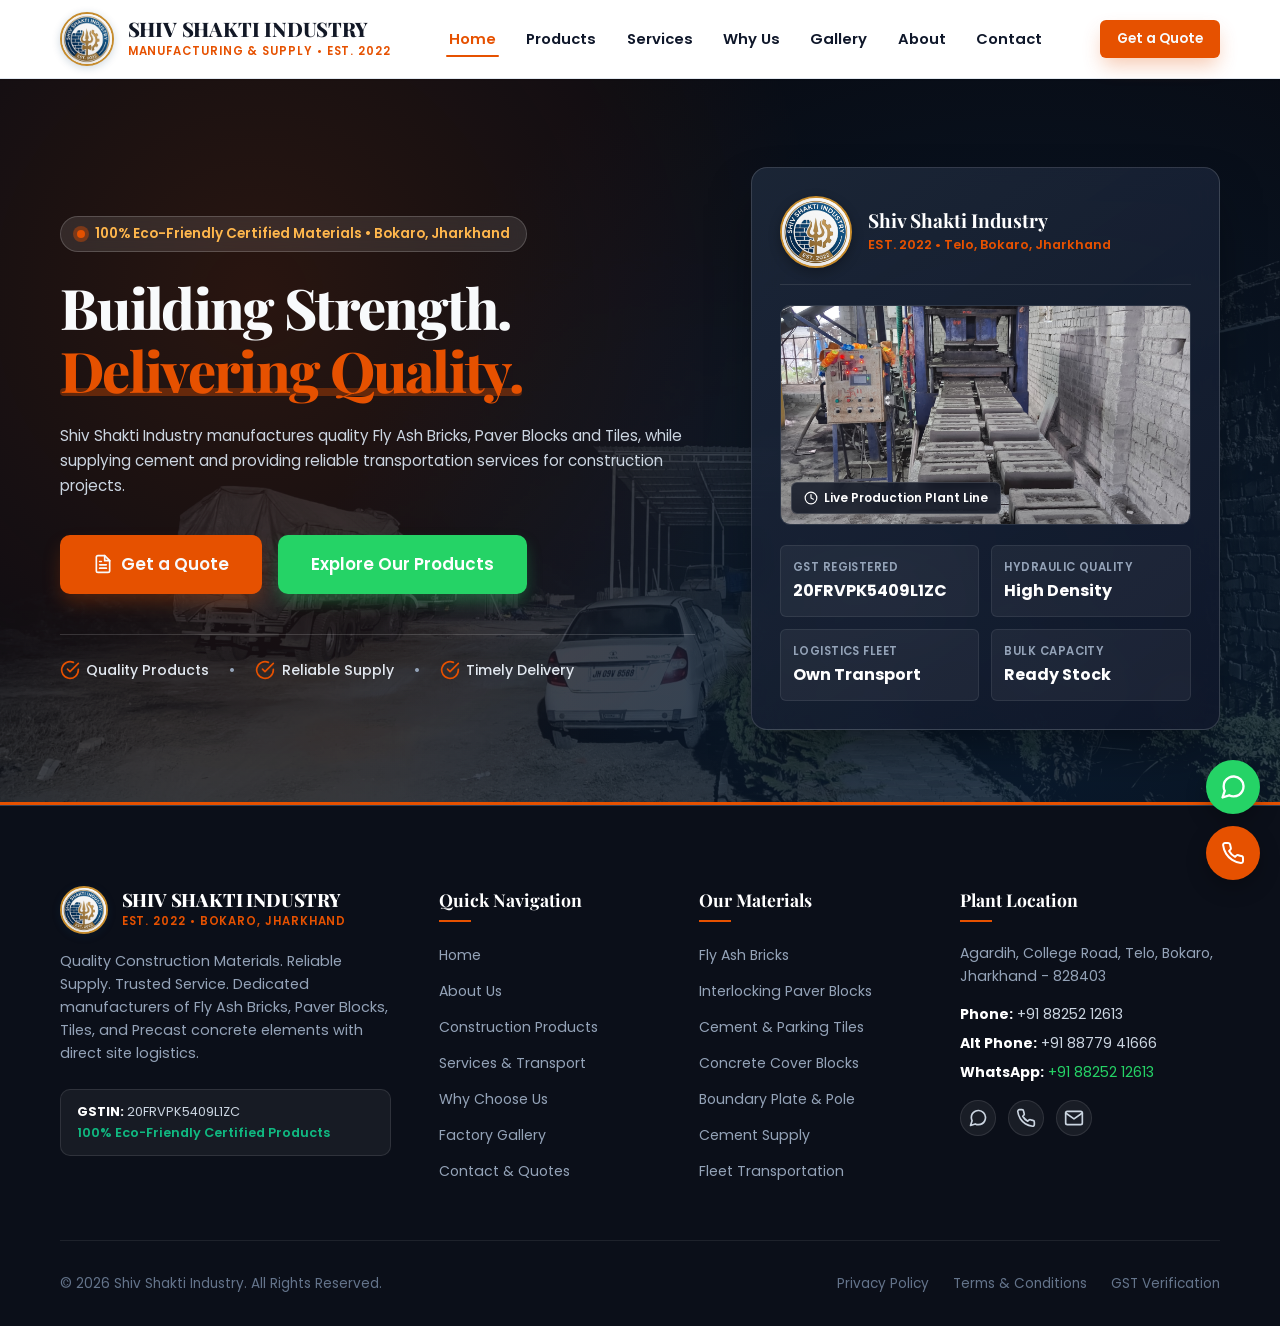
<file: index.html>
<!DOCTYPE html>
<html lang="en">
<head>
  <meta charset="UTF-8">
  <meta name="viewport" content="width=device-width, initial-scale=1.0">
  <title>Shiv Shakti Industry | Fly Ash Bricks, Paver Blocks, Tiles & Cement Supplier in Bokaro Jharkhand</title>
  <meta name="description" content="Shiv Shakti Industry - Leading manufacturer and supplier of Fly Ash Bricks, Paver Blocks, Parking Tiles, Boundary Walls & Cement in Bokaro, Jharkhand. Quality construction materials with reliable transportation. Call +91 88252 12613">
  <meta name="keywords" content="Shiv Shakti Industry, Shiv Shakti, fly ash bricks Bokaro, paver blocks Jharkhand, cement supplier Bokaro, parking tiles, boundary wall, construction materials Bokaro, fly ash bricks supplier, Telo Bokaro, concrete blocks">
  <meta name="author" content="Shiv Shakti Industry">
  <meta name="robots" content="index, follow, max-image-preview:large, max-snippet:-1, max-video-preview:-1">
  <meta name="googlebot" content="index, follow">
  <link rel="canonical" href="https://shivshaktiindustry.vercel.app/">
  
  <!-- Open Graph / Facebook -->
  <meta property="og:type" content="website">
  <meta property="og:url" content="https://shivshaktiindustry.vercel.app/">
  <meta property="og:title" content="Shiv Shakti Industry | Fly Ash Bricks, Paver Blocks, Tiles & Cement Supplier">
  <meta property="og:description" content="Leading manufacturer of Fly Ash Bricks, Paver Blocks, Tiles & Cement with dedicated transportation in Bokaro, Jharkhand. Quality construction materials since 2022.">
  <meta property="og:image" content="https://shivshaktiindustry.vercel.app/assets/images/logo.jpeg">
  <meta property="og:site_name" content="Shiv Shakti Industry">
  <meta property="og:locale" content="en_IN">
  
  <!-- Twitter -->
  <meta name="twitter:card" content="summary_large_image">
  <meta name="twitter:url" content="https://shivshaktiindustry.vercel.app/">
  <meta name="twitter:title" content="Shiv Shakti Industry | Fly Ash Bricks, Paver Blocks, Tiles & Cement">
  <meta name="twitter:description" content="Leading manufacturer of Fly Ash Bricks, Paver Blocks, Tiles & Cement with dedicated transportation in Bokaro, Jharkhand.">
  <meta name="twitter:image" content="https://shivshaktiindustry.vercel.app/assets/images/logo.jpeg">
  
  <!-- Favicon -->
  <link rel="icon" type="image/png" href="assets/images/logo.jpeg">
  <link rel="apple-touch-icon" href="assets/images/logo.jpeg">
  
  <!-- Google Fonts -->
  <link rel="preconnect" href="https://fonts.googleapis.com">
  <link rel="preconnect" href="https://fonts.gstatic.com" crossorigin>
  <link href="https://fonts.googleapis.com/css2?family=Poppins:wght@300;400;500;600;700;800;900&family=Playfair+Display:wght@400;500;600;700&display=swap" rel="stylesheet">
  
  <!-- Stylesheet -->
  <link rel="stylesheet" href="css/styles.css">
  
  <!-- Structured Data - Local Business -->
  <script type="application/ld+json">
  {
    "@context": "https://schema.org",
    "@type": "LocalBusiness",
    "@id": "https://shivshaktiindustry.vercel.app/",
    "name": "Shiv Shakti Industry",
    "alternateName": "Shiv Shakti",
    "url": "https://shivshaktiindustry.vercel.app/",
    "logo": "https://shivshaktiindustry.vercel.app/assets/images/logo.jpeg",
    "image": "https://shivshaktiindustry.vercel.app/assets/images/factory-yard.jpeg",
    "description": "Leading manufacturer and supplier of Fly Ash Bricks, Paver Blocks, Parking Tiles, Boundary Walls and Cement in Bokaro, Jharkhand.",
    "priceRange": "$$",
    "telephone": "+91-88252-12613",
    "email": "contact@shivshaktiindustry.com",
    "address": {
      "@type": "PostalAddress",
      "streetAddress": "Agardih, College Road, Telo",
      "addressLocality": "Bokaro",
      "addressRegion": "Jharkhand",
      "postalCode": "828403",
      "addressCountry": "IN"
    },
    "geo": {
      "@type": "GeoCoordinates",
      "latitude": "23.6693",
      "longitude": "86.1532"
    },
    "openingHoursSpecification": [
      {
        "@type": "OpeningHoursSpecification",
        "dayOfWeek": ["Monday", "Tuesday", "Wednesday", "Thursday", "Friday", "Saturday"],
        "opens": "08:00",
        "closes": "18:00"
      }
    ],
    "sameAs": [
      "https://wa.me/918825212613"
    ],
    "hasOfferCatalog": {
      "@type": "OfferCatalog",
      "name": "Construction Materials",
      "itemListElement": [
        {
          "@type": "Offer",
          "itemOffered": {
            "@type": "Product",
            "name": "Fly Ash Bricks",
            "description": "High quality fly ash bricks for construction"
          }
        },
        {
          "@type": "Offer",
          "itemOffered": {
            "@type": "Product",
            "name": "Paver Blocks",
            "description": "Interlocking paver blocks for driveways and pathways"
          }
        },
        {
          "@type": "Offer",
          "itemOffered": {
            "@type": "Product",
            "name": "Parking Tiles",
            "description": "Durable parking tiles for commercial and residential use"
          }
        },
        {
          "@type": "Offer",
          "itemOffered": {
            "@type": "Product",
            "name": "Cement Supply",
            "description": "Bulk cement supply for construction projects"
          }
        }
      ]
    }
  }
  </script>
</head>
<body>


  <!-- HEADER -->
  <header class="navbar" id="navbar">
    <div class="container navbar-inner">
      <a href="index.html" class="brand-logo" aria-label="Shiv Shakti Industry Homepage">
        <div class="brand-logo-img-wrap">
          <img src="assets/images/logo.jpeg" alt="Shiv Shakti Industry Logo" class="brand-logo-img">
        </div>
        <div class="brand-text">
          <span class="brand-title">SHIV SHAKTI INDUSTRY</span>
          <span class="brand-subtitle">Manufacturing &amp; Supply &bull; Est. 2022</span>
        </div>
      </a>
      <nav aria-label="Main Navigation">
        <ul class="nav-menu">
          <li><a href="index.html" class="nav-link active">Home</a></li>
          <li><a href="products.html" class="nav-link">Products</a></li>
          <li><a href="services.html" class="nav-link">Services</a></li>
          <li><a href="why-us.html" class="nav-link">Why Us</a></li>
          <li><a href="gallery.html" class="nav-link">Gallery</a></li>
          <li><a href="about.html" class="nav-link">About</a></li>
          <li><a href="contact.html" class="nav-link">Contact</a></li>
        </ul>
      </nav>
      <div class="nav-actions">
        <button onclick="openQuoteModal()" class="btn btn-primary btn-sm">Get a Quote</button>
        <button class="hamburger-btn" id="hamburgerBtn" aria-label="Toggle navigation menu">
          <svg class="icon" style="width:28px;height:28px;" viewBox="0 0 24 24"><line x1="3" y1="12" x2="21" y2="12"></line><line x1="3" y1="6" x2="21" y2="6"></line><line x1="3" y1="18" x2="21" y2="18"></line></svg>
        </button>
      </div>
    </div>
    <div class="mobile-drawer" id="mobileDrawer">
      <ul class="mobile-menu">
        <li><a href="index.html" class="nav-link active">Home</a></li>
        <li><a href="products.html" class="nav-link">Products</a></li>
        <li><a href="services.html" class="nav-link">Services</a></li>
        <li><a href="why-us.html" class="nav-link">Why Us</a></li>
        <li><a href="gallery.html" class="nav-link">Gallery</a></li>
        <li><a href="about.html" class="nav-link">About</a></li>
        <li><a href="contact.html" class="nav-link">Contact</a></li>
      </ul>
      <div class="mobile-drawer-actions">
        <button onclick="openQuoteModal(); toggleMobileMenu();" class="btn btn-primary">Get a Quote</button>
        <a href="https://wa.me/918825212613?text=Hello%20Shiv%20Shakti%20Industry,%20I%20want%20to%20enquire%20about%20construction%20materials." target="_blank" class="btn btn-whatsapp">
          <svg class="icon" viewBox="0 0 24 24"><path d="M21 11.5a8.38 8.38 0 0 1-.9 3.8 8.5 8.5 0 0 1-7.6 4.7 8.38 8.38 0 0 1-3.8-.9L3 21l1.9-5.7a8.38 8.38 0 0 1-.9-3.8 8.5 8.5 0 0 1 4.7-7.6 8.38 8.38 0 0 1 3.8-.9h.5a8.48 8.48 0 0 1 8 8v.5z"></path></svg>
          Chat on WhatsApp
        </a>
      </div>
    </div>
  </header>

  <!-- HERO SECTION ONLY -->
  <section class="hero-section" id="home">
    <img src="assets/images/factory-yard.jpeg" alt="Shiv Shakti Industry Factory Yard" class="hero-bg">
    <div class="hero-pattern"></div>
    <div class="container hero-container">
      <div class="hero-content">
        <div class="hero-badge">
          <span class="hero-badge-pulse"></span>
          <span>100% Eco-Friendly Certified Materials &bull; Bokaro, Jharkhand</span>
        </div>
        <h1 class="hero-headline">
          Building Strength. <span>Delivering Quality.</span>
        </h1>
        <p class="hero-description">
          Shiv Shakti Industry manufactures quality Fly Ash Bricks, Paver Blocks and Tiles, while supplying cement and providing reliable transportation services for construction projects.
        </p>
        <div class="hero-cta-group">
          <button onclick="openQuoteModal()" class="btn btn-primary btn-lg">
            <svg class="icon" viewBox="0 0 24 24"><path d="M14 2H6a2 2 0 0 0-2 2v16a2 2 0 0 0 2 2h12a2 2 0 0 0 2-2V8z"></path><polyline points="14 2 14 8 20 8"></polyline><line x1="16" y1="13" x2="8" y2="13"></line><line x1="16" y1="17" x2="8" y2="17"></line><polyline points="10 9 9 9 8 9"></polyline></svg>
            Get a Quote
          </button>
          <a href="products.html" class="btn btn-whatsapp btn-lg">Explore Our Products</a>
        </div>
        <div class="hero-trust-bar">
          <span class="hero-trust-item">
            <svg class="icon" viewBox="0 0 24 24"><path d="M22 11.08V12a10 10 0 1 1-5.93-9.14"></path><polyline points="22 4 12 14.01 9 11.01"></polyline></svg>
            Quality Products
          </span>
          <span>&bull;</span>
          <span class="hero-trust-item">
            <svg class="icon" viewBox="0 0 24 24"><path d="M22 11.08V12a10 10 0 1 1-5.93-9.14"></path><polyline points="22 4 12 14.01 9 11.01"></polyline></svg>
            Reliable Supply
          </span>
          <span>&bull;</span>
          <span class="hero-trust-item">
            <svg class="icon" viewBox="0 0 24 24"><path d="M22 11.08V12a10 10 0 1 1-5.93-9.14"></path><polyline points="22 4 12 14.01 9 11.01"></polyline></svg>
            Timely Delivery
          </span>
        </div>
      </div>
      <div class="hero-visual">
        <div class="hero-card">
          <div class="hero-card-header">
            <div class="hero-seal-wrap">
              <img src="assets/images/logo.jpeg" alt="Shiv Shakti Industry Official Circular Seal">
            </div>
            <div>
              <h3 class="hero-card-title">Shiv Shakti Industry</h3>
              <p class="hero-card-meta">EST. 2022 &bull; Telo, Bokaro, Jharkhand</p>
            </div>
          </div>
          <div class="hero-img-preview">
            <img src="assets/images/manufacturing-machine.jpeg" alt="Heavy Automatic Hydraulic Fly Ash Brick Production Machine">
            <span class="hero-img-overlay-tag">
              <svg class="icon" style="width:14px;height:14px;" viewBox="0 0 24 24"><circle cx="12" cy="12" r="10"></circle><polyline points="12 6 12 12 16 14"></polyline></svg>
              Live Production Plant Line
            </span>
          </div>
          <div class="hero-stat-grid">
            <div class="hero-stat-box">
              <div class="hero-stat-label">GST Registered</div>
              <div class="hero-stat-val">20FRVPK5409L1ZC</div>
            </div>
            <div class="hero-stat-box">
              <div class="hero-stat-label">Hydraulic Quality</div>
              <div class="hero-stat-val">High Density</div>
            </div>
            <div class="hero-stat-box">
              <div class="hero-stat-label">Logistics Fleet</div>
              <div class="hero-stat-val">Own Transport</div>
            </div>
            <div class="hero-stat-box">
              <div class="hero-stat-label">Bulk Capacity</div>
              <div class="hero-stat-val">Ready Stock</div>
            </div>
          </div>
        </div>
      </div>
    </div>
  </section>

  <!-- FOOTER -->
  <footer class="footer">
    <div class="container">
      <div class="footer-grid">
        <div class="footer-brand">
          <a href="index.html" class="brand-logo" style="margin-bottom:1rem;">
            <div class="brand-logo-img-wrap" style="width:48px;height:48px;">
              <img src="assets/images/logo.jpeg" alt="Shiv Shakti Industry Circular Logo" class="brand-logo-img">
            </div>
            <div class="brand-text">
              <span class="brand-title" style="font-size:1.15rem;">SHIV SHAKTI INDUSTRY</span>
              <span class="brand-subtitle">Est. 2022 &bull; Bokaro, Jharkhand</span>
            </div>
          </a>
          <p>Quality Construction Materials. Reliable Supply. Trusted Service. Dedicated manufacturers of Fly Ash Bricks, Paver Blocks, Tiles, and Precast concrete elements with direct site logistics.</p>
          <div class="footer-gst-box">
            <span><strong>GSTIN:</strong> 20FRVPK5409L1ZC</span><br>
            <span style="color:#10b981; font-weight:600;">100% Eco-Friendly Certified Products</span>
          </div>
        </div>
        <div class="footer-col">
          <h4>Quick Navigation</h4>
          <ul class="footer-links">
            <li><a href="index.html">Home</a></li>
            <li><a href="about.html">About Us</a></li>
            <li><a href="products.html">Construction Products</a></li>
            <li><a href="services.html">Services &amp; Transport</a></li>
            <li><a href="why-us.html">Why Choose Us</a></li>
            <li><a href="gallery.html">Factory Gallery</a></li>
            <li><a href="contact.html">Contact &amp; Quotes</a></li>
          </ul>
        </div>
        <div class="footer-col">
          <h4>Our Materials</h4>
          <ul class="footer-links">
            <li><a href="products.html">Fly Ash Bricks</a></li>
            <li><a href="products.html">Interlocking Paver Blocks</a></li>
            <li><a href="products.html">Cement &amp; Parking Tiles</a></li>
            <li><a href="products.html">Concrete Cover Blocks</a></li>
            <li><a href="products.html">Boundary Plate &amp; Pole</a></li>
            <li><a href="products.html">Cement Supply</a></li>
            <li><a href="services.html">Fleet Transportation</a></li>
          </ul>
        </div>
        <div class="footer-col">
          <h4>Plant Location</h4>
          <p style="font-size:0.88rem; line-height:1.6; color:#94a3b8; margin-bottom:1rem;">Agardih, College Road, Telo, Bokaro, Jharkhand - 828403</p>
          <p style="font-size:0.88rem; line-height:1.6; color:#ffffff; margin-bottom:0.4rem;"><strong>Phone:</strong> <a href="tel:8825212613" style="color:#cbd5e1;">+91 88252 12613</a></p>
          <p style="font-size:0.88rem; line-height:1.6; color:#ffffff; margin-bottom:0.4rem;"><strong>Alt Phone:</strong> <a href="tel:8877941666" style="color:#cbd5e1;">+91 88779 41666</a></p>
          <p style="font-size:0.88rem; line-height:1.6; color:#ffffff; margin-bottom:1rem;"><strong>WhatsApp:</strong> <a href="https://wa.me/918825212613" target="_blank" style="color:#25d366;">+91 88252 12613</a></p>
          <div class="footer-socials">
            <a href="https://wa.me/918825212613" target="_blank" class="social-btn" aria-label="WhatsApp">
              <svg class="icon" viewBox="0 0 24 24"><path d="M21 11.5a8.38 8.38 0 0 1-.9 3.8 8.5 8.5 0 0 1-7.6 4.7 8.38 8.38 0 0 1-3.8-.9L3 21l1.9-5.7a8.38 8.38 0 0 1-.9-3.8 8.5 8.5 0 0 1 4.7-7.6 8.38 8.38 0 0 1 3.8-.9h.5a8.48 8.48 0 0 1 8 8v.5z"></path></svg>
            </a>
            <a href="tel:8825212613" class="social-btn" aria-label="Phone">
              <svg class="icon" viewBox="0 0 24 24"><path d="M22 16.92v3a2 2 0 0 1-2.18 2 19.79 19.79 0 0 1-8.63-3.07 19.5 19.5 0 0 1-6-6 19.79 19.79 0 0 1-3.07-8.67A2 2 0 0 1 4.11 2h3a2 2 0 0 1 2 1.72 12.84 12.84 0 0 0 .7 2.81 2 2 0 0 1-.45 2.11L8.09 9.91a16 16 0 0 0 6 6l1.27-1.27a2 2 0 0 1 2.11-.45 12.84 12.84 0 0 0 2.81.7A2 2 0 0 1 22 16.92z"></path></svg>
            </a>
            <a href="mailto:contact@shivshaktiindustry.com" class="social-btn" aria-label="Email">
              <svg class="icon" viewBox="0 0 24 24"><path d="M4 4h16c1.1 0 2 .9 2 2v12c0 1.1-.9 2-2 2H4c-1.1 0-2-.9-2-2V6c0-1.1.9-2 2-2z"></path><polyline points="22,6 12,13 2,6"></polyline></svg>
            </a>
          </div>
        </div>
      </div>
      <div class="footer-bottom">
        <div>&copy; 2026 Shiv Shakti Industry. All Rights Reserved.</div>
        <div style="display:flex; gap:1.5rem;">
          <a href="index.html" style="color:#64748b;">Privacy Policy</a>
          <a href="index.html" style="color:#64748b;">Terms &amp; Conditions</a>
          <a href="contact.html" style="color:#64748b;">GST Verification</a>
        </div>
      </div>
    </div>
  </footer>

  <!-- QUOTE MODAL -->
  <div class="quote-modal-overlay" id="quoteModalOverlay" role="dialog" aria-modal="true" aria-label="Request a quote modal">
    <div class="quote-modal-box">
      <button class="quote-modal-close" onclick="closeQuoteModal()" aria-label="Close quote dialog">&times;</button>
      <div style="display:flex; align-items:center; gap:0.75rem; margin-bottom:0.75rem;">
        <div style="width:40px;height:40px;border-radius:50%;border:2px solid var(--gold);overflow:hidden;background:#fff;">
          <img src="assets/images/logo.jpeg" alt="Logo" style="width:100%;height:100%;object-fit:cover;">
        </div>
        <div>
          <h3 style="font-family:var(--font-heading); font-size:1.35rem; color:var(--primary); line-height:1.1;">Request Instant Quote</h3>
          <span style="font-size:0.75rem; color:var(--accent); font-weight:700;">SHIV SHAKTI INDUSTRY &bull; BOKARO</span>
        </div>
      </div>
      <p style="font-size:0.875rem; color:var(--text-muted); margin-bottom:1.5rem;">Receive manufacturer-direct pricing and estimated delivery schedules for your project site.</p>
      <form id="modalQuoteForm" onsubmit="handleModalFormSubmit(event)">
        <div class="form-group">
          <label class="form-label" for="modalName">Your Name <span class="required">*</span></label>
          <input type="text" id="modalName" class="form-control" placeholder="Full Name" required>
        </div>
        <div class="form-group">
          <label class="form-label" for="modalPhone">Phone / WhatsApp Number <span class="required">*</span></label>
          <input type="tel" id="modalPhone" class="form-control" placeholder="10-digit mobile number" required>
        </div>
        <div class="form-group">
          <label class="form-label" for="modalProduct">Product Needed <span class="required">*</span></label>
          <select id="modalProduct" class="form-control" required>
            <option value="Fly Ash Bricks">Fly Ash Bricks</option>
            <option value="Paver Blocks">Paver Blocks</option>
            <option value="Cement / Parking Tiles">Cement / Parking Tiles</option>
            <option value="Concrete Cover Blocks">Concrete Cover Blocks</option>
            <option value="Complete Boundary Plate & Pole">Boundary Plate &amp; Pole</option>
            <option value="Cement Supply">Cement Supply</option>
            <option value="Transportation Service">Transportation Service</option>
          </select>
        </div>
        <div class="form-group">
          <label class="form-label" for="modalLocation">Delivery Location <span class="required">*</span></label>
          <input type="text" id="modalLocation" class="form-control" placeholder="City / Area / Pin Code" required>
        </div>
        <div class="form-group">
          <label class="form-label" for="modalQuantity">Quantity Required</label>
          <input type="text" id="modalQuantity" class="form-control" placeholder="e.g. 5,000 Bricks / 1,000 sq ft">
        </div>
        <div style="display:flex; gap:0.75rem; margin-top:1.25rem;">
          <button type="submit" class="btn btn-primary" style="flex:1;">Submit Request</button>
          <button type="button" onclick="sendModalToWhatsApp()" class="btn btn-whatsapp" style="flex:1;">
            <svg class="icon" viewBox="0 0 24 24"><path d="M21 11.5a8.38 8.38 0 0 1-.9 3.8 8.5 8.5 0 0 1-7.6 4.7 8.38 8.38 0 0 1-3.8-.9L3 21l1.9-5.7a8.38 8.38 0 0 1-.9-3.8 8.5 8.5 0 0 1 4.7-7.6 8.38 8.38 0 0 1 3.8-.9h.5a8.48 8.48 0 0 1 8 8v.5z"></path></svg>
            Send WhatsApp
          </button>
        </div>
      </form>
    </div>
  </div>

  <!-- FLOATING BUTTONS -->
  <div class="floating-actions">
    <button class="scroll-top-btn" id="scrollTopBtn" aria-label="Scroll back to top">
      <svg class="icon" viewBox="0 0 24 24"><polyline points="18 15 12 9 6 15"></polyline></svg>
    </button>
    <a href="https://wa.me/918825212613?text=Hello%20Shiv%20Shakti%20Industry,%20I%20need%20a%20quotation%20for%20construction%20materials." target="_blank" class="fab-btn fab-whatsapp" aria-label="Chat on WhatsApp">
      <svg class="icon" style="width:28px;height:28px;" viewBox="0 0 24 24"><path d="M21 11.5a8.38 8.38 0 0 1-.9 3.8 8.5 8.5 0 0 1-7.6 4.7 8.38 8.38 0 0 1-3.8-.9L3 21l1.9-5.7a8.38 8.38 0 0 1-.9-3.8 8.5 8.5 0 0 1 4.7-7.6 8.38 8.38 0 0 1 3.8-.9h.5a8.48 8.48 0 0 1 8 8v.5z"></path></svg>
    </a>
    <a href="tel:8825212613" class="fab-btn fab-call" aria-label="Call Shiv Shakti Industry">
      <svg class="icon" style="width:24px;height:24px;" viewBox="0 0 24 24"><path d="M22 16.92v3a2 2 0 0 1-2.18 2 19.79 19.79 0 0 1-8.63-3.07 19.5 19.5 0 0 1-6-6 19.79 19.79 0 0 1-3.07-8.67A2 2 0 0 1 4.11 2h3a2 2 0 0 1 2 1.72 12.84 12.84 0 0 0 .7 2.81 2 2 0 0 1-.45 2.11L8.09 9.91a16 16 0 0 0 6 6l1.27-1.27a2 2 0 0 1 2.11-.45 12.84 12.84 0 0 0 2.81.7A2 2 0 0 1 22 16.92z"></path></svg>
    </a>
  </div>

  <script src="js/main.js"></script>
</body>
</html>
</file>
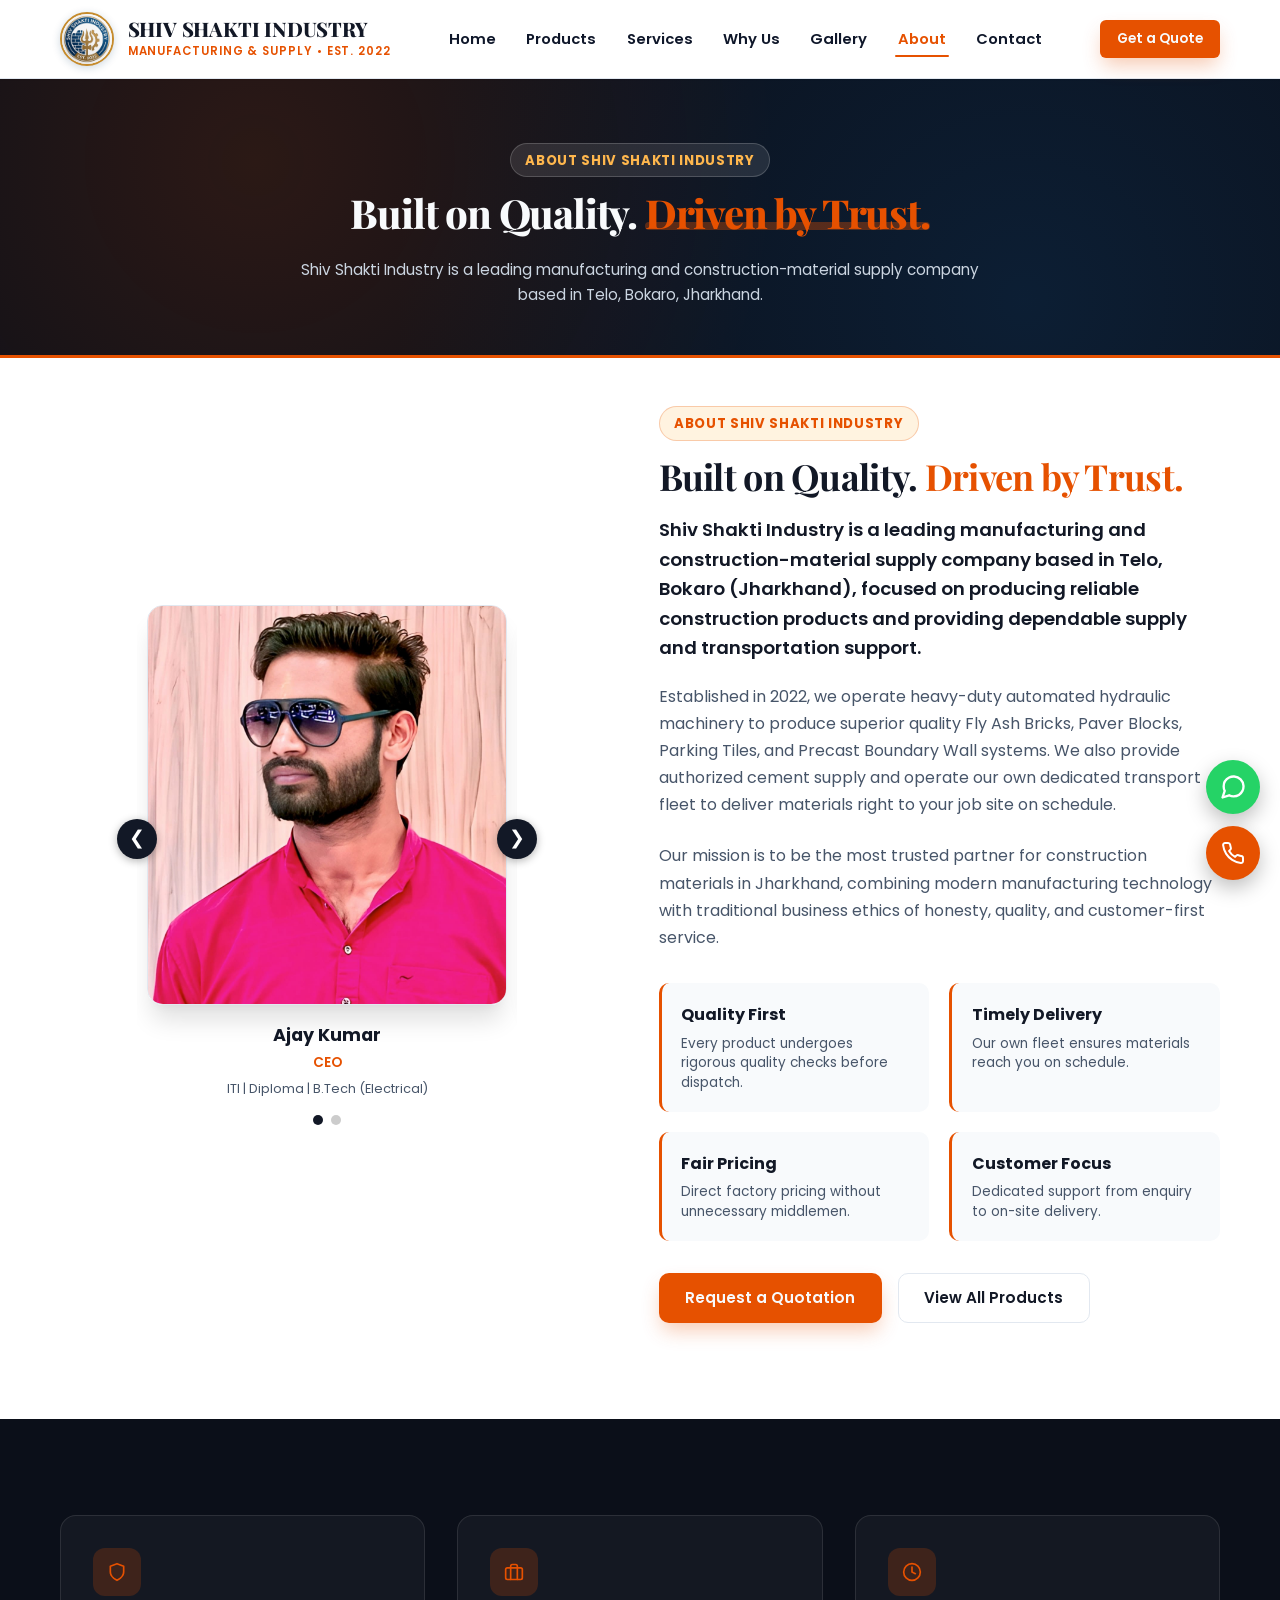
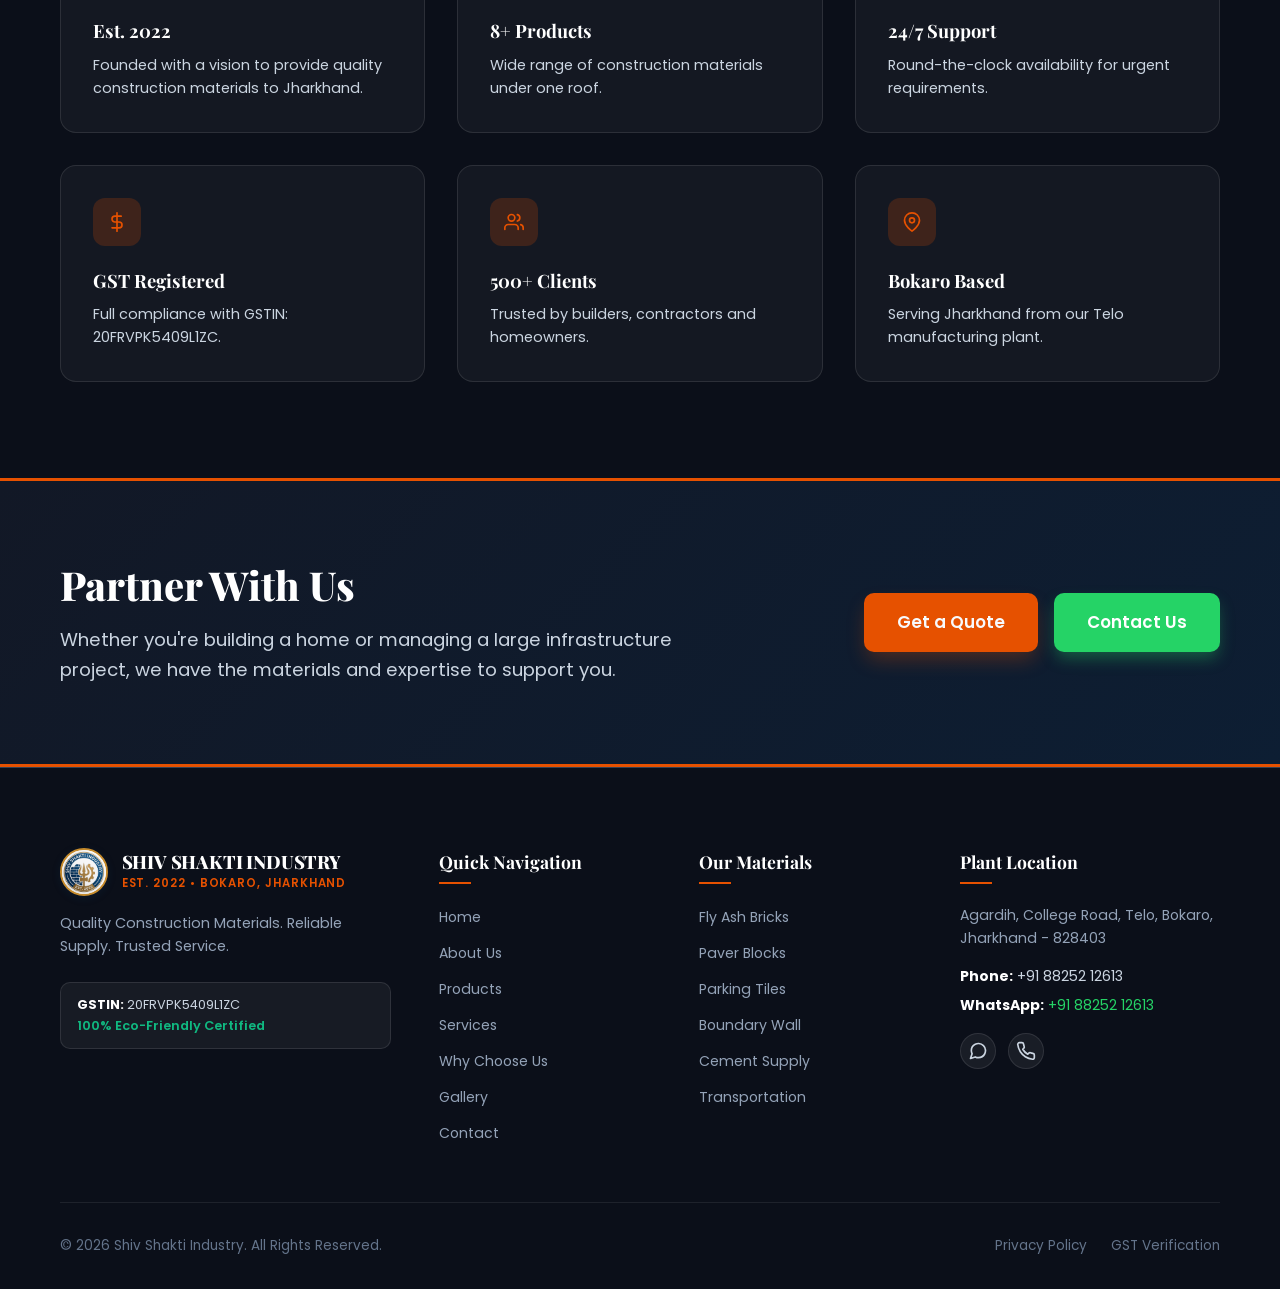
<file: about.html>
<!DOCTYPE html>
<html lang="en">
<head>
  <meta charset="UTF-8">
  <meta name="viewport" content="width=device-width, initial-scale=1.0">
  <title>About Us | Shiv Shakti Industry - Leading Construction Material Manufacturer in Bokaro</title>
  <meta name="description" content="Learn about Shiv Shakti Industry, a leading construction material manufacturer in Telo, Bokaro, Jharkhand. Established in 2022, we deliver quality Fly Ash Bricks, Paver Blocks and Cement.">
  <meta name="keywords" content="Shiv Shakti Industry, about us, construction manufacturer, Bokaro, Jharkhand, fly ash bricks company">
  <meta name="author" content="Shiv Shakti Industry">
  <meta name="robots" content="index, follow">
  <link rel="canonical" href="https://shivshaktiindustry.vercel.app/about.html">
  
  <!-- Open Graph / Facebook -->
  <meta property="og:type" content="website">
  <meta property="og:url" content="https://shivshaktiindustry.vercel.app/about.html">
  <meta property="og:title" content="About Us | Shiv Shakti Industry - Construction Material Manufacturer">
  <meta property="og:description" content="Learn about Shiv Shakti Industry, a leading construction material manufacturer in Bokaro, Jharkhand.">
  <meta property="og:image" content="https://shivshaktiindustry.vercel.app/assets/images/ceoPhoto.jpeg">
  <meta property="og:site_name" content="Shiv Shakti Industry">
  
  <!-- Twitter -->
  <meta name="twitter:card" content="summary_large_image">
  <meta name="twitter:title" content="About Us | Shiv Shakti Industry">
  <meta name="twitter:description" content="Leading construction material manufacturer in Bokaro, Jharkhand since 2022.">
  <meta name="twitter:image" content="https://shivshaktiindustry.vercel.app/assets/images/ceoPhoto.jpeg">
  
  <!-- Favicon -->
  <link rel="icon" type="image/png" href="assets/images/logo.jpeg">
  <link rel="apple-touch-icon" href="assets/images/logo.jpeg">
  
  <!-- Google Fonts -->
  <link rel="preconnect" href="https://fonts.googleapis.com">
  <link rel="preconnect" href="https://fonts.gstatic.com" crossorigin>
  <link href="https://fonts.googleapis.com/css2?family=Poppins:wght@300;400;500;600;700;800;900&family=Playfair+Display:wght@400;500;600;700&display=swap" rel="stylesheet">
  
  <!-- Stylesheet -->
  <link rel="stylesheet" href="css/styles.css">
  
  <!-- Structured Data - About Page -->
  <script type="application/ld+json">
  {
    "@context": "https://schema.org",
    "@type": "AboutPage",
    "name": "About Shiv Shakti Industry",
    "description": "Learn about Shiv Shakti Industry, a leading construction material manufacturer in Bokaro, Jharkhand.",
    "url": "https://shivshaktiindustry.vercel.app/about.html",
    "mainEntity": {
      "@type": "LocalBusiness",
      "name": "Shiv Shakti Industry",
      "foundingDate": "2022",
      "address": {
        "@type": "PostalAddress",
        "addressLocality": "Bokaro",
        "addressRegion": "Jharkhand",
        "addressCountry": "IN"
      }
    }
  }
  </script>
</head>
<body>


  <!-- HEADER -->
  <header class="navbar" id="navbar"><div class="container navbar-inner"><a href="index.html" class="brand-logo"><div class="brand-logo-img-wrap"><img src="assets/images/logo.jpeg" alt="Shiv Shakti Industry Logo" class="brand-logo-img"></div><div class="brand-text"><span class="brand-title">SHIV SHAKTI INDUSTRY</span><span class="brand-subtitle">Manufacturing &amp; Supply &bull; Est. 2022</span></div></a><nav><ul class="nav-menu"><li><a href="index.html" class="nav-link">Home</a></li><li><a href="products.html" class="nav-link">Products</a></li><li><a href="services.html" class="nav-link">Services</a></li><li><a href="why-us.html" class="nav-link">Why Us</a></li><li><a href="gallery.html" class="nav-link">Gallery</a></li><li><a href="about.html" class="nav-link active">About</a></li><li><a href="contact.html" class="nav-link">Contact</a></li></ul></nav><div class="nav-actions"><button onclick="openQuoteModal()" class="btn btn-primary btn-sm">Get a Quote</button><button class="hamburger-btn" id="hamburgerBtn"><svg class="icon" style="width:28px;height:28px;" viewBox="0 0 24 24"><line x1="3" y1="12" x2="21" y2="12"></line><line x1="3" y1="6" x2="21" y2="6"></line><line x1="3" y1="18" x2="21" y2="18"></line></svg></button></div></div><div class="mobile-drawer" id="mobileDrawer"><ul class="mobile-menu"><li><a href="index.html" class="nav-link">Home</a></li><li><a href="products.html" class="nav-link">Products</a></li><li><a href="services.html" class="nav-link">Services</a></li><li><a href="why-us.html" class="nav-link">Why Us</a></li><li><a href="gallery.html" class="nav-link">Gallery</a></li><li><a href="about.html" class="nav-link active">About</a></li><li><a href="contact.html" class="nav-link">Contact</a></li></ul><div class="mobile-drawer-actions"><button onclick="openQuoteModal(); toggleMobileMenu();" class="btn btn-primary">Get a Quote</button><a href="https://wa.me/918825212613" target="_blank" class="btn btn-whatsapp"><svg class="icon" viewBox="0 0 24 24"><path d="M21 11.5a8.38 8.38 0 0 1-.9 3.8 8.5 8.5 0 0 1-7.6 4.7 8.38 8.38 0 0 1-3.8-.9L3 21l1.9-5.7a8.38 8.38 0 0 1-.9-3.8 8.5 8.5 0 0 1 4.7-7.6 8.38 8.38 0 0 1 3.8-.9h.5a8.48 8.48 0 0 1 8 8v.5z"></path></svg> Chat on WhatsApp</a></div></div></header>

  <!-- PAGE HERO -->
  <section class="hero-section" style="padding:4rem 0 3rem;"><div class="hero-pattern"></div><div class="container" style="position:relative;z-index:3;text-align:center;"><span class="badge-sub" style="background:rgba(255,255,255,0.1);color:#ffb74d;border-color:rgba(255,255,255,0.18);">About Shiv Shakti Industry</span><h1 class="hero-headline" style="font-size:2.5rem;">Built on Quality. <span>Driven by Trust.</span></h1><p class="hero-description" style="max-width:700px;margin:0 auto;">Shiv Shakti Industry is a leading manufacturing and construction-material supply company based in Telo, Bokaro, Jharkhand.</p></div></section>

  <!-- ABOUT SECTION -->
  <section class="section-about" style="padding-top:3rem;">
    <div class="container">
      <div class="about-grid">
        <div class="team-slider" style="position:relative;max-width:380px;margin:0 auto;">
          <div class="slider-container" style="overflow:hidden;border-radius:var(--radius-lg);">
            <div class="slider-track" id="teamSlider" style="display:flex;transition:transform 0.5s ease;">
              <div class="slider-slide" style="min-width:100%;padding:0 10px;box-sizing:border-box;">
                <img src="assets/images/ceoPhoto.jpeg" alt="CEO Shiv Shakti Industry" class="about-img-main" style="height:400px;width:100%;object-fit:cover;border-radius:var(--radius-lg);">
                <div style="margin-top:1rem;text-align:center;">
                  <h4 style="margin:0;color:var(--primary);font-size:1.1rem;">Ajay Kumar</h4>
                  <p style="margin:0.2rem 0 0;font-size:0.85rem;color:var(--accent);font-weight:600;">CEO</p>
                  <p style="margin:0.3rem 0 0;font-size:0.8rem;color:var(--text-muted);">ITI | Diploma | B.Tech (Electrical)</p>
                </div>
              </div>
              <div class="slider-slide" style="min-width:100%;padding:0 10px;box-sizing:border-box;">
                <img src="assets/images/vijayPhoto.jpeg" alt="Managing Director Shiv Shakti Industry" class="about-img-main" style="height:400px;width:100%;object-fit:cover;border-radius:var(--radius-lg);">
                <div style="margin-top:1rem;text-align:center;">
                  <h4 style="margin:0;color:var(--primary);font-size:1.1rem;">Vijay Kumar</h4>
                  <p style="margin:0.2rem 0 0;font-size:0.85rem;color:var(--accent);font-weight:600;">Managing Director</p>
                  <p style="margin:0.3rem 0 0;font-size:0.8rem;color:var(--text-muted);">Diploma | B.Tech (Electrical)</p>
                </div>
              </div>
            </div>
          </div>
          <button onclick="moveSlider(-1)" class="slider-btn slider-btn-prev" style="position:absolute;left:-20px;top:45%;transform:translateY(-50%);width:40px;height:40px;border-radius:50%;border:none;background:var(--primary);color:#fff;font-size:1.2rem;cursor:pointer;display:flex;align-items:center;justify-content:center;box-shadow:0 2px 8px rgba(0,0,0,0.3);z-index:10;">&#10094;</button>
          <button onclick="moveSlider(1)" class="slider-btn slider-btn-next" style="position:absolute;right:-20px;top:45%;transform:translateY(-50%);width:40px;height:40px;border-radius:50%;border:none;background:var(--primary);color:#fff;font-size:1.2rem;cursor:pointer;display:flex;align-items:center;justify-content:center;box-shadow:0 2px 8px rgba(0,0,0,0.3);z-index:10;">&#10095;</button>
          <div class="slider-dots" style="display:flex;justify-content:center;gap:8px;margin-top:1rem;">
            <span onclick="goToSlide(0)" class="slider-dot active" style="width:10px;height:10px;border-radius:50%;background:var(--primary);cursor:pointer;transition:background 0.3s;"></span>
            <span onclick="goToSlide(1)" class="slider-dot" style="width:10px;height:10px;border-radius:50%;background:#ccc;cursor:pointer;transition:background 0.3s;"></span>
          </div>
        </div>
        <div class="about-text">
          <span class="badge-sub">About Shiv Shakti Industry</span>
          <h2 class="section-title">Built on Quality. <span>Driven by Trust.</span></h2>
          <p class="lead">Shiv Shakti Industry is a leading manufacturing and construction-material supply company based in Telo, Bokaro (Jharkhand), focused on producing reliable construction products and providing dependable supply and transportation support.</p>
          <p>Established in 2022, we operate heavy-duty automated hydraulic machinery to produce superior quality Fly Ash Bricks, Paver Blocks, Parking Tiles, and Precast Boundary Wall systems. We also provide authorized cement supply and operate our own dedicated transport fleet to deliver materials right to your job site on schedule.</p>
          <p>Our mission is to be the most trusted partner for construction materials in Jharkhand, combining modern manufacturing technology with traditional business ethics of honesty, quality, and customer-first service.</p>
          <div class="about-pillars">
            <div class="pillar-box"><h4>Quality First</h4><p>Every product undergoes rigorous quality checks before dispatch.</p></div>
            <div class="pillar-box"><h4>Timely Delivery</h4><p>Our own fleet ensures materials reach you on schedule.</p></div>
            <div class="pillar-box"><h4>Fair Pricing</h4><p>Direct factory pricing without unnecessary middlemen.</p></div>
            <div class="pillar-box"><h4>Customer Focus</h4><p>Dedicated support from enquiry to on-site delivery.</p></div>
          </div>
          <div style="display:flex;gap:1rem;flex-wrap:wrap;align-items:center;margin-top:2rem;">
            <button onclick="openQuoteModal()" class="btn btn-primary">Request a Quotation</button>
            <a href="products.html" class="btn btn-outline">View All Products</a>
          </div>
        </div>
      </div>
    </div>
  </section>

  <!-- STATS SECTION -->
  <section class="section-why-us">
    <div class="container">
      <div class="why-us-grid">
        <div class="why-card"><div class="why-icon"><svg class="icon" viewBox="0 0 24 24"><path d="M12 22s8-4 8-10V5l-8-3-8 3v7c0 6 8 10 8 10z"></path></svg></div><h4>Est. 2022</h4><p>Founded with a vision to provide quality construction materials to Jharkhand.</p></div>
        <div class="why-card"><div class="why-icon"><svg class="icon" viewBox="0 0 24 24"><rect x="2" y="7" width="20" height="14" rx="2" ry="2"></rect><path d="M16 21V5a2 2 0 0 0-2-2h-4a2 2 0 0 0-2 2v16"></path></svg></div><h4>8+ Products</h4><p>Wide range of construction materials under one roof.</p></div>
        <div class="why-card"><div class="why-icon"><svg class="icon" viewBox="0 0 24 24"><circle cx="12" cy="12" r="10"></circle><polyline points="12 6 12 12 16 14"></polyline></svg></div><h4>24/7 Support</h4><p>Round-the-clock availability for urgent requirements.</p></div>
        <div class="why-card"><div class="why-icon"><svg class="icon" viewBox="0 0 24 24"><line x1="12" y1="1" x2="12" y2="23"></line><path d="M17 5H9.5a3.5 3.5 0 0 0 0 7h5a3.5 3.5 0 0 1 0 7H6"></path></svg></div><h4>GST Registered</h4><p>Full compliance with GSTIN: 20FRVPK5409L1ZC.</p></div>
        <div class="why-card"><div class="why-icon"><svg class="icon" viewBox="0 0 24 24"><path d="M17 21v-2a4 4 0 0 0-4-4H5a4 4 0 0 0-4 4v2"></path><circle cx="9" cy="7" r="4"></circle><path d="M23 21v-2a4 4 0 0 0-3-3.87"></path><path d="M16 3.13a4 4 0 0 1 0 7.75"></path></svg></div><h4>500+ Clients</h4><p>Trusted by builders, contractors and homeowners.</p></div>
        <div class="why-card"><div class="why-icon"><svg class="icon" viewBox="0 0 24 24"><path d="M21 10c0 7-9 13-9 13s-9-6-9-13a9 9 0 0 1 18 0z"></path><circle cx="12" cy="10" r="3"></circle></svg></div><h4>Bokaro Based</h4><p>Serving Jharkhand from our Telo manufacturing plant.</p></div>
      </div>
    </div>
  </section>

  <!-- CTA -->
  <section class="section-cta"><div class="container"><div class="cta-inner"><div class="cta-content"><h2>Partner With Us</h2><p>Whether you're building a home or managing a large infrastructure project, we have the materials and expertise to support you.</p></div><div class="cta-buttons"><button onclick="openQuoteModal()" class="btn btn-primary btn-lg">Get a Quote</button><a href="contact.html" class="btn btn-whatsapp btn-lg">Contact Us</a></div></div></div></section>

  <!-- FOOTER -->
  <footer class="footer"><div class="container"><div class="footer-grid"><div class="footer-brand"><a href="index.html" class="brand-logo" style="margin-bottom:1rem;"><div class="brand-logo-img-wrap" style="width:48px;height:48px;"><img src="assets/images/logo.jpeg" alt="Logo" class="brand-logo-img"></div><div class="brand-text"><span class="brand-title" style="font-size:1.15rem;">SHIV SHAKTI INDUSTRY</span><span class="brand-subtitle">Est. 2022 &bull; Bokaro, Jharkhand</span></div></a><p>Quality Construction Materials. Reliable Supply. Trusted Service.</p><div class="footer-gst-box"><span><strong>GSTIN:</strong> 20FRVPK5409L1ZC</span><br><span style="color:#10b981;font-weight:600;">100% Eco-Friendly Certified</span></div></div><div class="footer-col"><h4>Quick Navigation</h4><ul class="footer-links"><li><a href="index.html">Home</a></li><li><a href="about.html">About Us</a></li><li><a href="products.html">Products</a></li><li><a href="services.html">Services</a></li><li><a href="why-us.html">Why Choose Us</a></li><li><a href="gallery.html">Gallery</a></li><li><a href="contact.html">Contact</a></li></ul></div><div class="footer-col"><h4>Our Materials</h4><ul class="footer-links"><li><a href="products.html">Fly Ash Bricks</a></li><li><a href="products.html">Paver Blocks</a></li><li><a href="products.html">Parking Tiles</a></li><li><a href="products.html">Boundary Wall</a></li><li><a href="products.html">Cement Supply</a></li><li><a href="services.html">Transportation</a></li></ul></div><div class="footer-col"><h4>Plant Location</h4><p style="font-size:0.88rem;line-height:1.6;color:#94a3b8;margin-bottom:1rem;">Agardih, College Road, Telo, Bokaro, Jharkhand - 828403</p><p style="font-size:0.88rem;color:#ffffff;margin-bottom:0.4rem;"><strong>Phone:</strong> <a href="tel:8825212613" style="color:#cbd5e1;">+91 88252 12613</a></p><p style="font-size:0.88rem;color:#ffffff;margin-bottom:1rem;"><strong>WhatsApp:</strong> <a href="https://wa.me/918825212613" target="_blank" style="color:#25d366;">+91 88252 12613</a></p><div class="footer-socials"><a href="https://wa.me/918825212613" target="_blank" class="social-btn"><svg class="icon" viewBox="0 0 24 24"><path d="M21 11.5a8.38 8.38 0 0 1-.9 3.8 8.5 8.5 0 0 1-7.6 4.7 8.38 8.38 0 0 1-3.8-.9L3 21l1.9-5.7a8.38 8.38 0 0 1-.9-3.8 8.5 8.5 0 0 1 4.7-7.6 8.38 8.38 0 0 1 3.8-.9h.5a8.48 8.48 0 0 1 8 8v.5z"></path></svg></a><a href="tel:8825212613" class="social-btn"><svg class="icon" viewBox="0 0 24 24"><path d="M22 16.92v3a2 2 0 0 1-2.18 2 19.79 19.79 0 0 1-8.63-3.07 19.5 19.5 0 0 1-6-6 19.79 19.79 0 0 1-3.07-8.67A2 2 0 0 1 4.11 2h3a2 2 0 0 1 2 1.72 12.84 12.84 0 0 0 .7 2.81 2 2 0 0 1-.45 2.11L8.09 9.91a16 16 0 0 0 6 6l1.27-1.27a2 2 0 0 1 2.11-.45 12.84 12.84 0 0 0 2.81.7A2 2 0 0 1 22 16.92z"></path></svg></a></div></div></div><div class="footer-bottom"><div>&copy; 2026 Shiv Shakti Industry. All Rights Reserved.</div><div style="display:flex;gap:1.5rem;"><a href="index.html" style="color:#64748b;">Privacy Policy</a><a href="contact.html" style="color:#64748b;">GST Verification</a></div></div></div></footer>

  <!-- QUOTE MODAL -->
  <div class="quote-modal-overlay" id="quoteModalOverlay"><div class="quote-modal-box"><button class="quote-modal-close" onclick="closeQuoteModal()">&times;</button><div style="display:flex;align-items:center;gap:0.75rem;margin-bottom:0.75rem;"><div style="width:40px;height:40px;border-radius:50%;border:2px solid var(--gold);overflow:hidden;background:#fff;"><img src="assets/images/logo.jpeg" alt="Logo" style="width:100%;height:100%;object-fit:cover;"></div><div><h3 style="font-family:var(--font-heading);font-size:1.35rem;color:var(--primary);line-height:1.1;">Request Instant Quote</h3><span style="font-size:0.75rem;color:var(--accent);font-weight:700;">SHIV SHAKTI INDUSTRY</span></div></div><form id="modalQuoteForm" onsubmit="handleModalFormSubmit(event)"><div class="form-group"><label class="form-label" for="modalName">Your Name <span class="required">*</span></label><input type="text" id="modalName" class="form-control" required></div><div class="form-group"><label class="form-label" for="modalPhone">Phone <span class="required">*</span></label><input type="tel" id="modalPhone" class="form-control" required></div><div class="form-group"><label class="form-label" for="modalProduct">Product <span class="required">*</span></label><select id="modalProduct" class="form-control" required><option value="Fly Ash Bricks">Fly Ash Bricks</option><option value="Paver Blocks">Paver Blocks</option><option value="Cement / Parking Tiles">Parking Tiles</option><option value="Concrete Cover Blocks">Cover Blocks</option><option value="Complete Boundary Plate & Pole">Boundary Wall</option><option value="Cement Supply">Cement Supply</option><option value="Transportation Service">Transportation</option></select></div><div class="form-group"><label class="form-label" for="modalLocation">Delivery Location <span class="required">*</span></label><input type="text" id="modalLocation" class="form-control" required></div><div class="form-group"><label class="form-label" for="modalQuantity">Quantity</label><input type="text" id="modalQuantity" class="form-control"></div><div style="display:flex;gap:0.75rem;margin-top:1.25rem;"><button type="submit" class="btn btn-primary" style="flex:1;">Submit</button><button type="button" onclick="sendModalToWhatsApp()" class="btn btn-whatsapp" style="flex:1;"><svg class="icon" viewBox="0 0 24 24"><path d="M21 11.5a8.38 8.38 0 0 1-.9 3.8 8.5 8.5 0 0 1-7.6 4.7 8.38 8.38 0 0 1-3.8-.9L3 21l1.9-5.7a8.38 8.38 0 0 1-.9-3.8 8.5 8.5 0 0 1 4.7-7.6 8.38 8.38 0 0 1 3.8-.9h.5a8.48 8.48 0 0 1 8 8v.5z"></path></svg> WhatsApp</button></div></form></div></div>

  <div class="floating-actions"><button class="scroll-top-btn" id="scrollTopBtn"><svg class="icon" viewBox="0 0 24 24"><polyline points="18 15 12 9 6 15"></polyline></svg></button><a href="https://wa.me/918825212613" target="_blank" class="fab-btn fab-whatsapp"><svg class="icon" style="width:28px;height:28px;" viewBox="0 0 24 24"><path d="M21 11.5a8.38 8.38 0 0 1-.9 3.8 8.5 8.5 0 0 1-7.6 4.7 8.38 8.38 0 0 1-3.8-.9L3 21l1.9-5.7a8.38 8.38 0 0 1-.9-3.8 8.5 8.5 0 0 1 4.7-7.6 8.38 8.38 0 0 1 3.8-.9h.5a8.48 8.48 0 0 1 8 8v.5z"></path></svg></a><a href="tel:8825212613" class="fab-btn fab-call"><svg class="icon" style="width:24px;height:24px;" viewBox="0 0 24 24"><path d="M22 16.92v3a2 2 0 0 1-2.18 2 19.79 19.79 0 0 1-8.63-3.07 19.5 19.5 0 0 1-6-6 19.79 19.79 0 0 1-3.07-8.67A2 2 0 0 1 4.11 2h3a2 2 0 0 1 2 1.72 12.84 12.84 0 0 0 .7 2.81 2 2 0 0 1-.45 2.11L8.09 9.91a16 16 0 0 0 6 6l1.27-1.27a2 2 0 0 1 2.11-.45 12.84 12.84 0 0 0 2.81.7A2 2 0 0 1 22 16.92z"></path></svg></a></div>

  <script src="js/main.js"></script>
  <script>
    let currentSlide = 0;
    const totalSlides = 2;
    const slider = document.getElementById('teamSlider');
    const dots = document.querySelectorAll('.slider-dot');

    function moveSlider(direction) {
      currentSlide += direction;
      if (currentSlide < 0) currentSlide = totalSlides - 1;
      if (currentSlide >= totalSlides) currentSlide = 0;
      updateSlider();
    }

    function goToSlide(index) {
      currentSlide = index;
      updateSlider();
    }

    function updateSlider() {
      slider.style.transform = `translateX(-${currentSlide * 100}%)`;
      dots.forEach((dot, index) => {
        dot.style.background = index === currentSlide ? 'var(--primary)' : '#ccc';
      });
    }
  </script>
</body>
</html>
</file>
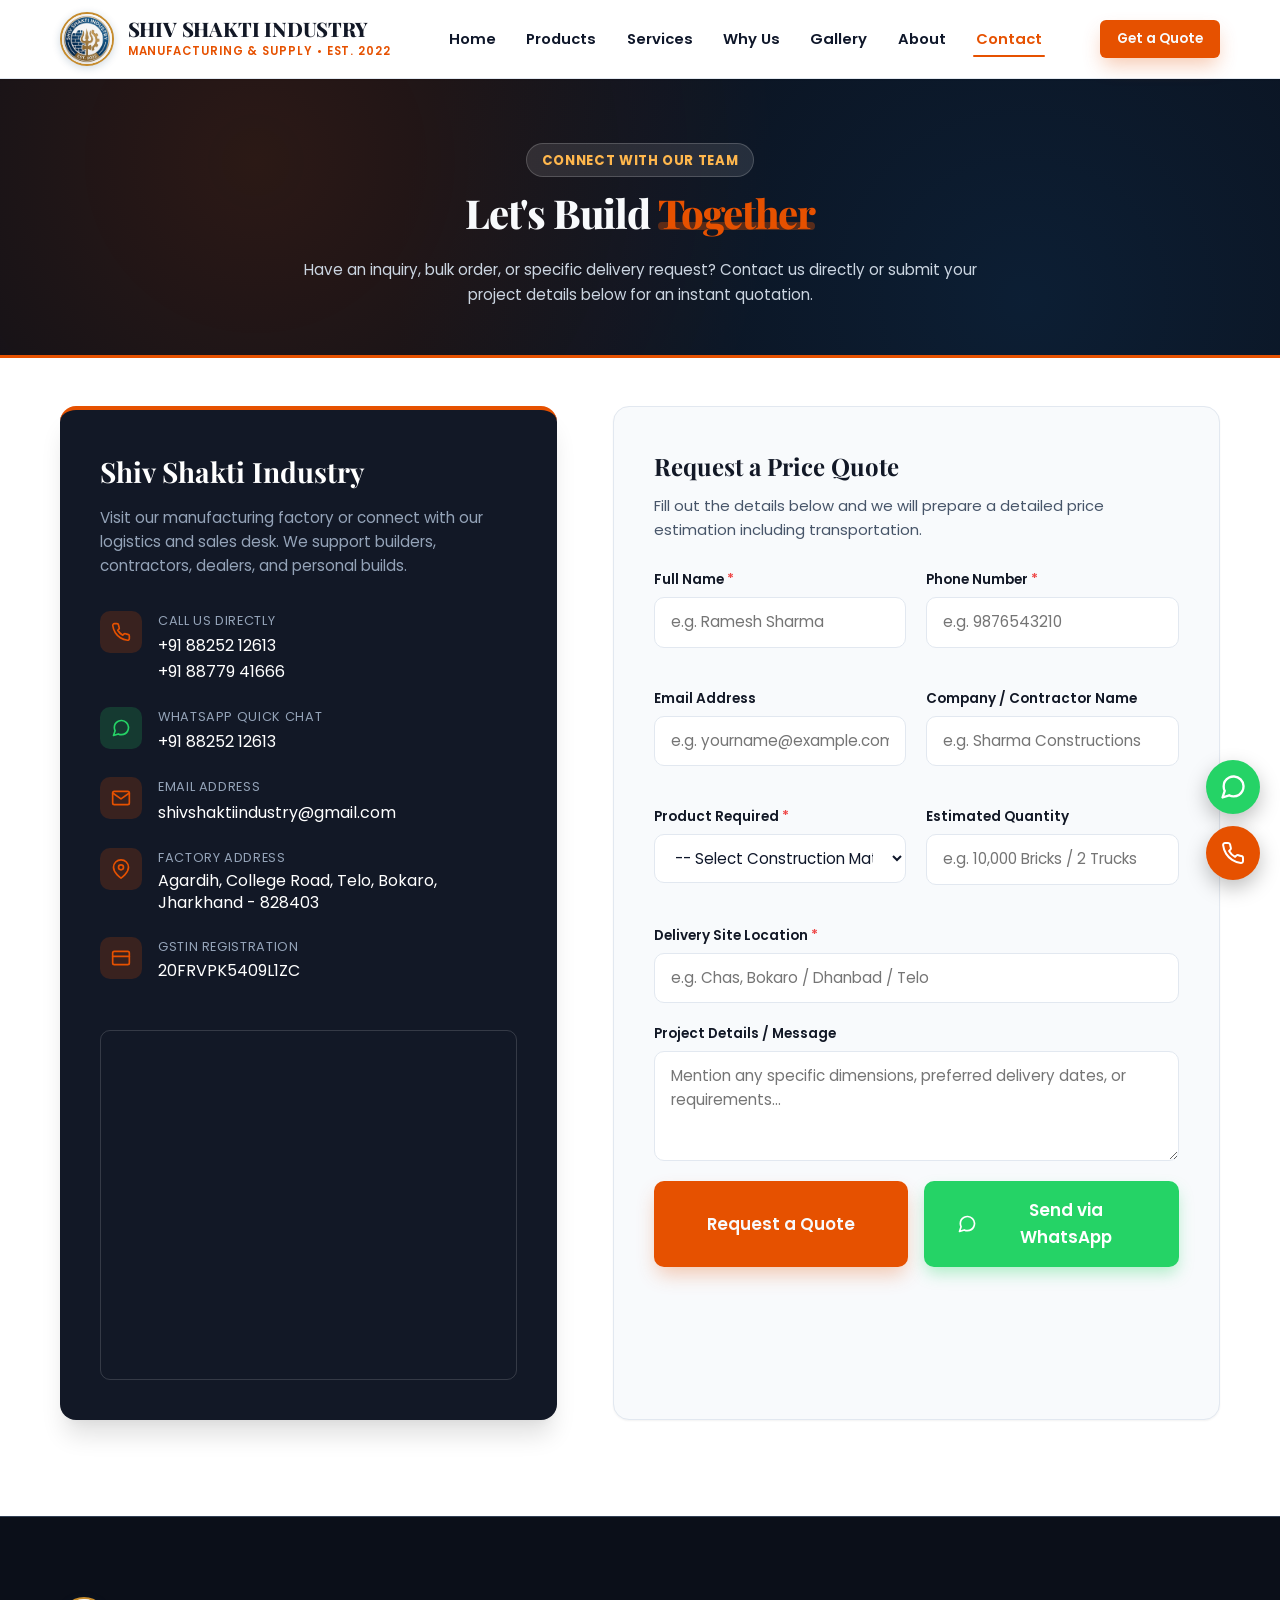
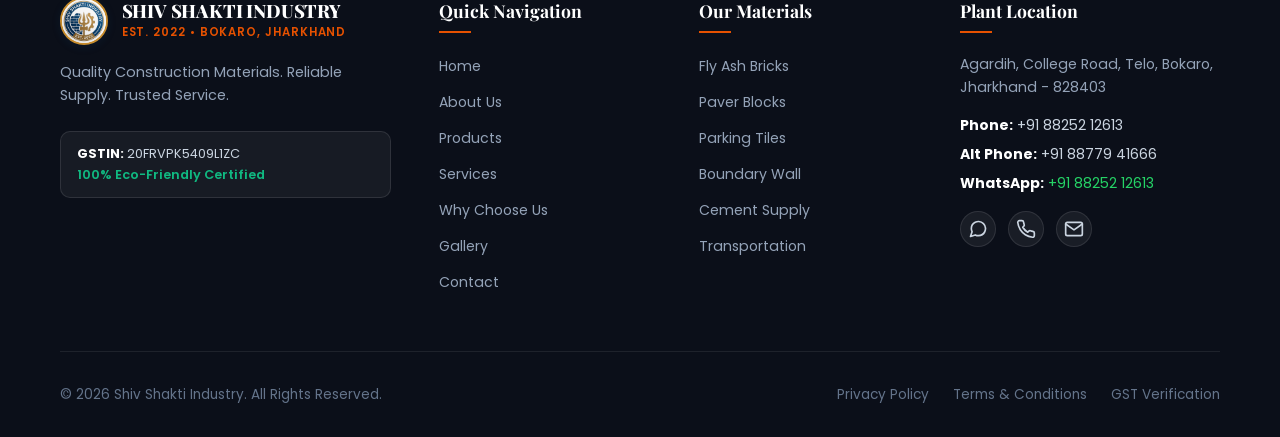
<file: contact.html>
<!DOCTYPE html>
<html lang="en">
<head>
  <meta charset="UTF-8">
  <meta name="viewport" content="width=device-width, initial-scale=1.0">
  <title>Contact Us | Shiv Shakti Industry - Get a Quote for Construction Materials</title>
  <meta name="description" content="Contact Shiv Shakti Industry for inquiries, bulk orders, or delivery requests. Get manufacturer-direct pricing for Fly Ash Bricks, Paver Blocks, Cement in Bokaro, Jharkhand. Call +91 88252 12613">
  <meta name="keywords" content="contact Shiv Shakti Industry, construction materials quote, fly ash bricks price, paver blocks price, Bokaro, Jharkhand">
  <meta name="author" content="Shiv Shakti Industry">
  <meta name="robots" content="index, follow">
  <link rel="canonical" href="https://shivshaktiindustry.vercel.app/contact.html">
  
  <!-- Open Graph / Facebook -->
  <meta property="og:type" content="website">
  <meta property="og:url" content="https://shivshaktiindustry.vercel.app/contact.html">
  <meta property="og:title" content="Contact Us | Shiv Shakti Industry - Get a Quote">
  <meta property="og:description" content="Contact us for inquiries, bulk orders, or delivery requests. Get manufacturer-direct pricing in Bokaro.">
  <meta property="og:image" content="https://shivshaktiindustry.vercel.app/assets/images/logo.jpeg">
  <meta property="og:site_name" content="Shiv Shakti Industry">
  
  <!-- Twitter -->
  <meta name="twitter:card" content="summary_large_image">
  <meta name="twitter:title" content="Contact Us | Shiv Shakti Industry">
  <meta name="twitter:description" content="Get a quote for construction materials in Bokaro, Jharkhand.">
  <meta name="twitter:image" content="https://shivshaktiindustry.vercel.app/assets/images/logo.jpeg">
  
  <!-- Favicon -->
  <link rel="icon" type="image/png" href="assets/images/logo.jpeg">
  <link rel="apple-touch-icon" href="assets/images/logo.jpeg">
  
  <!-- Google Fonts -->
  <link rel="preconnect" href="https://fonts.googleapis.com">
  <link rel="preconnect" href="https://fonts.gstatic.com" crossorigin>
  <link href="https://fonts.googleapis.com/css2?family=Poppins:wght@300;400;500;600;700;800;900&family=Playfair+Display:wght@400;500;600;700&display=swap" rel="stylesheet">
  
  <!-- Stylesheet -->
  <link rel="stylesheet" href="css/styles.css">
</head>
<body>


  <!-- HEADER -->
  <header class="navbar" id="navbar"><div class="container navbar-inner"><a href="index.html" class="brand-logo"><div class="brand-logo-img-wrap"><img src="assets/images/logo.jpeg" alt="Shiv Shakti Industry Logo" class="brand-logo-img"></div><div class="brand-text"><span class="brand-title">SHIV SHAKTI INDUSTRY</span><span class="brand-subtitle">Manufacturing &amp; Supply &bull; Est. 2022</span></div></a><nav><ul class="nav-menu"><li><a href="index.html" class="nav-link">Home</a></li><li><a href="products.html" class="nav-link">Products</a></li><li><a href="services.html" class="nav-link">Services</a></li><li><a href="why-us.html" class="nav-link">Why Us</a></li><li><a href="gallery.html" class="nav-link">Gallery</a></li><li><a href="about.html" class="nav-link">About</a></li><li><a href="contact.html" class="nav-link active">Contact</a></li></ul></nav><div class="nav-actions"><button onclick="openQuoteModal()" class="btn btn-primary btn-sm">Get a Quote</button><button class="hamburger-btn" id="hamburgerBtn"><svg class="icon" style="width:28px;height:28px;" viewBox="0 0 24 24"><line x1="3" y1="12" x2="21" y2="12"></line><line x1="3" y1="6" x2="21" y2="6"></line><line x1="3" y1="18" x2="21" y2="18"></line></svg></button></div></div><div class="mobile-drawer" id="mobileDrawer"><ul class="mobile-menu"><li><a href="index.html" class="nav-link">Home</a></li><li><a href="products.html" class="nav-link">Products</a></li><li><a href="services.html" class="nav-link">Services</a></li><li><a href="why-us.html" class="nav-link">Why Us</a></li><li><a href="gallery.html" class="nav-link">Gallery</a></li><li><a href="about.html" class="nav-link">About</a></li><li><a href="contact.html" class="nav-link active">Contact</a></li></ul><div class="mobile-drawer-actions"><button onclick="openQuoteModal(); toggleMobileMenu();" class="btn btn-primary">Get a Quote</button><a href="https://wa.me/918825212613" target="_blank" class="btn btn-whatsapp"><svg class="icon" viewBox="0 0 24 24"><path d="M21 11.5a8.38 8.38 0 0 1-.9 3.8 8.5 8.5 0 0 1-7.6 4.7 8.38 8.38 0 0 1-3.8-.9L3 21l1.9-5.7a8.38 8.38 0 0 1-.9-3.8 8.5 8.5 0 0 1 4.7-7.6 8.38 8.38 0 0 1 3.8-.9h.5a8.48 8.48 0 0 1 8 8v.5z"></path></svg> Chat on WhatsApp</a></div></div></header>

  <!-- PAGE HERO -->
  <section class="hero-section" style="padding:4rem 0 3rem;"><div class="hero-pattern"></div><div class="container" style="position:relative;z-index:3;text-align:center;"><span class="badge-sub" style="background:rgba(255,255,255,0.1);color:#ffb74d;border-color:rgba(255,255,255,0.18);">Connect With Our Team</span><h1 class="hero-headline" style="font-size:2.5rem;">Let's Build <span>Together</span></h1><p class="hero-description" style="max-width:700px;margin:0 auto;">Have an inquiry, bulk order, or specific delivery request? Contact us directly or submit your project details below for an instant quotation.</p></div></section>

  <!-- CONTACT SECTION -->
  <section class="section-contact" style="padding-top:3rem;">
    <div class="container">
      <div class="contact-grid">
        <!-- Contact Info Card -->
        <div class="contact-info-card">
          <h3>Shiv Shakti Industry</h3>
          <p>Visit our manufacturing factory or connect with our logistics and sales desk. We support builders, contractors, dealers, and personal builds.</p>
          <ul class="contact-details-list">
            <li class="contact-item">
              <div class="contact-icon"><svg class="icon" viewBox="0 0 24 24"><path d="M22 16.92v3a2 2 0 0 1-2.18 2 19.79 19.79 0 0 1-8.63-3.07 19.5 19.5 0 0 1-6-6 19.79 19.79 0 0 1-3.07-8.67A2 2 0 0 1 4.11 2h3a2 2 0 0 1 2 1.72 12.84 12.84 0 0 0 .7 2.81 2 2 0 0 1-.45 2.11L8.09 9.91a16 16 0 0 0 6 6l1.27-1.27a2 2 0 0 1 2.11-.45 12.84 12.84 0 0 0 2.81.7A2 2 0 0 1 22 16.92z"></path></svg></div>
              <div class="contact-text"><h5>Call Us Directly</h5><a href="tel:8825212613">+91 88252 12613</a><br><a href="tel:8877941666">+91 88779 41666</a></div>
            </li>
            <li class="contact-item">
              <div class="contact-icon" style="background:rgba(37,211,102,0.18);color:#25d366;"><svg class="icon" viewBox="0 0 24 24"><path d="M21 11.5a8.38 8.38 0 0 1-.9 3.8 8.5 8.5 0 0 1-7.6 4.7 8.38 8.38 0 0 1-3.8-.9L3 21l1.9-5.7a8.38 8.38 0 0 1-.9-3.8 8.5 8.5 0 0 1 4.7-7.6 8.38 8.38 0 0 1 3.8-.9h.5a8.48 8.48 0 0 1 8 8v.5z"></path></svg></div>
              <div class="contact-text"><h5>WhatsApp Quick Chat</h5><a href="https://wa.me/918825212613?text=Hello%20Shiv%20Shakti%20Industry,%20I%20have%20an%20inquiry." target="_blank">+91 88252 12613</a></div>
            </li>
            <li class="contact-item">
              <div class="contact-icon"><svg class="icon" viewBox="0 0 24 24"><path d="M4 4h16c1.1 0 2 .9 2 2v12c0 1.1-.9 2-2 2H4c-1.1 0-2-.9-2-2V6c0-1.1.9-2 2-2z"></path><polyline points="22,6 12,13 2,6"></polyline></svg></div>
              <div class="contact-text"><h5>Email Address</h5><a href="mailto:shivshaktiindustry@gmail.com">shivshaktiindustry@gmail.com</a></div>
            </li>
            <li class="contact-item">
              <div class="contact-icon"><svg class="icon" viewBox="0 0 24 24"><path d="M21 10c0 7-9 13-9 13s-9-6-9-13a9 9 0 0 1 18 0z"></path><circle cx="12" cy="10" r="3"></circle></svg></div>
              <div class="contact-text"><h5>Factory Address</h5><p>Agardih, College Road, Telo, Bokaro, Jharkhand - 828403</p></div>
            </li>
            <li class="contact-item">
              <div class="contact-icon"><svg class="icon" viewBox="0 0 24 24"><rect x="2" y="4" width="20" height="16" rx="2"></rect><line x1="2" y1="10" x2="22" y2="10"></line></svg></div>
              <div class="contact-text"><h5>GSTIN Registration</h5><p>20FRVPK5409L1ZC</p></div>
            </li>
          </ul>
          <div class="map-embed-wrap" style="margin-top:1rem;">
            <iframe src="https://www.google.com/maps/embed?pb=!1m18!1m12!1m3!1d3680!2d86.1431023!3d23.8145936!2m3!1f0!2f0!3f0!3m2!1i1024!2i768!4f13.1!3m3!1m2!1s0x39f41be21f9d137f%3A0x2423f1b8e9110222!2sShiv%20Shakti%20Industry!5e0!3m2!1sen!2sin!4v1710000000000!5m2!1sen!2sin" width="100%" height="420" style="border:0;border-radius:var(--radius-lg);" allowfullscreen="" loading="lazy" referrerpolicy="no-referrer-when-downgrade" title="Shiv Shakti Industry Factory Location"></iframe>
          </div>
        </div>

        <!-- Contact Form -->
        <div class="contact-form-card">
          <h3 class="form-title">Request a Price Quote</h3>
          <p class="form-desc">Fill out the details below and we will prepare a detailed price estimation including transportation.</p>
          <div id="formAlertSuccess" class="form-alert success" style="display:none;">Thank you! Your quote request has been submitted successfully. Our team will contact you shortly.</div>
          <form id="quoteForm" onsubmit="handleFormSubmit(event)">
            <div class="form-row">
              <div class="form-group"><label class="form-label" for="clientName">Full Name <span class="required">*</span></label><input type="text" id="clientName" class="form-control" placeholder="e.g. Ramesh Sharma" required></div>
              <div class="form-group"><label class="form-label" for="clientPhone">Phone Number <span class="required">*</span></label><input type="tel" id="clientPhone" class="form-control" placeholder="e.g. 9876543210" required></div>
            </div>
            <div class="form-row">
              <div class="form-group"><label class="form-label" for="clientEmail">Email Address</label><input type="email" id="clientEmail" class="form-control" placeholder="e.g. yourname@example.com"></div>
              <div class="form-group"><label class="form-label" for="clientCompany">Company / Contractor Name</label><input type="text" id="clientCompany" class="form-control" placeholder="e.g. Sharma Constructions"></div>
            </div>
            <div class="form-row">
              <div class="form-group"><label class="form-label" for="clientProduct">Product Required <span class="required">*</span></label><select id="clientProduct" class="form-control" required><option value="">-- Select Construction Material --</option><option value="Fly Ash Bricks">Fly Ash Bricks</option><option value="Paver Blocks">Paver Blocks (Interlocking)</option><option value="Cement / Parking Tiles">Cement / Parking Tiles</option><option value="Concrete Cover Blocks">Concrete Cover Blocks (RCC)</option><option value="Complete Boundary Plate & Pole">Boundary Plate &amp; Pole (Precast)</option><option value="Cement Supply">Cement Supply (Bulk / Retail)</option><option value="Transportation Service">Transportation Service</option><option value="Multiple Materials">Multiple Materials / Custom Order</option></select></div>
              <div class="form-group"><label class="form-label" for="clientQuantity">Estimated Quantity</label><input type="text" id="clientQuantity" class="form-control" placeholder="e.g. 10,000 Bricks / 2 Trucks"></div>
            </div>
            <div class="form-group"><label class="form-label" for="clientLocation">Delivery Site Location <span class="required">*</span></label><input type="text" id="clientLocation" class="form-control" placeholder="e.g. Chas, Bokaro / Dhanbad / Telo" required></div>
            <div class="form-group"><label class="form-label" for="clientMessage">Project Details / Message</label><textarea id="clientMessage" class="form-control" placeholder="Mention any specific dimensions, preferred delivery dates, or requirements..."></textarea></div>
            <div class="form-actions">
              <button type="submit" class="btn btn-primary btn-lg">Request a Quote</button>
              <button type="button" onclick="sendFormToWhatsApp()" class="btn btn-whatsapp btn-lg"><svg class="icon" viewBox="0 0 24 24"><path d="M21 11.5a8.38 8.38 0 0 1-.9 3.8 8.5 8.5 0 0 1-7.6 4.7 8.38 8.38 0 0 1-3.8-.9L3 21l1.9-5.7a8.38 8.38 0 0 1-.9-3.8 8.5 8.5 0 0 1 4.7-7.6 8.38 8.38 0 0 1 3.8-.9h.5a8.48 8.48 0 0 1 8 8v.5z"></path></svg> Send via WhatsApp</button>
            </div>
          </form>
        </div>
      </div>
    </div>
  </section>

  <!-- FOOTER -->
  <footer class="footer"><div class="container"><div class="footer-grid"><div class="footer-brand"><a href="index.html" class="brand-logo" style="margin-bottom:1rem;"><div class="brand-logo-img-wrap" style="width:48px;height:48px;"><img src="assets/images/logo.jpeg" alt="Logo" class="brand-logo-img"></div><div class="brand-text"><span class="brand-title" style="font-size:1.15rem;">SHIV SHAKTI INDUSTRY</span><span class="brand-subtitle">Est. 2022 &bull; Bokaro, Jharkhand</span></div></a><p>Quality Construction Materials. Reliable Supply. Trusted Service.</p><div class="footer-gst-box"><span><strong>GSTIN:</strong> 20FRVPK5409L1ZC</span><br><span style="color:#10b981;font-weight:600;">100% Eco-Friendly Certified</span></div></div><div class="footer-col"><h4>Quick Navigation</h4><ul class="footer-links"><li><a href="index.html">Home</a></li><li><a href="about.html">About Us</a></li><li><a href="products.html">Products</a></li><li><a href="services.html">Services</a></li><li><a href="why-us.html">Why Choose Us</a></li><li><a href="gallery.html">Gallery</a></li><li><a href="contact.html">Contact</a></li></ul></div><div class="footer-col"><h4>Our Materials</h4><ul class="footer-links"><li><a href="products.html">Fly Ash Bricks</a></li><li><a href="products.html">Paver Blocks</a></li><li><a href="products.html">Parking Tiles</a></li><li><a href="products.html">Boundary Wall</a></li><li><a href="products.html">Cement Supply</a></li><li><a href="services.html">Transportation</a></li></ul></div><div class="footer-col"><h4>Plant Location</h4><p style="font-size:0.88rem;line-height:1.6;color:#94a3b8;margin-bottom:1rem;">Agardih, College Road, Telo, Bokaro, Jharkhand - 828403</p><p style="font-size:0.88rem;color:#ffffff;margin-bottom:0.4rem;"><strong>Phone:</strong> <a href="tel:8825212613" style="color:#cbd5e1;">+91 88252 12613</a></p><p style="font-size:0.88rem;color:#ffffff;margin-bottom:0.4rem;"><strong>Alt Phone:</strong> <a href="tel:8877941666" style="color:#cbd5e1;">+91 88779 41666</a></p><p style="font-size:0.88rem;color:#ffffff;margin-bottom:1rem;"><strong>WhatsApp:</strong> <a href="https://wa.me/918825212613" target="_blank" style="color:#25d366;">+91 88252 12613</a></p><div class="footer-socials"><a href="https://wa.me/918825212613" target="_blank" class="social-btn"><svg class="icon" viewBox="0 0 24 24"><path d="M21 11.5a8.38 8.38 0 0 1-.9 3.8 8.5 8.5 0 0 1-7.6 4.7 8.38 8.38 0 0 1-3.8-.9L3 21l1.9-5.7a8.38 8.38 0 0 1-.9-3.8 8.5 8.5 0 0 1 4.7-7.6 8.38 8.38 0 0 1 3.8-.9h.5a8.48 8.48 0 0 1 8 8v.5z"></path></svg></a><a href="tel:8825212613" class="social-btn"><svg class="icon" viewBox="0 0 24 24"><path d="M22 16.92v3a2 2 0 0 1-2.18 2 19.79 19.79 0 0 1-8.63-3.07 19.5 19.5 0 0 1-6-6 19.79 19.79 0 0 1-3.07-8.67A2 2 0 0 1 4.11 2h3a2 2 0 0 1 2 1.72 12.84 12.84 0 0 0 .7 2.81 2 2 0 0 1-.45 2.11L8.09 9.91a16 16 0 0 0 6 6l1.27-1.27a2 2 0 0 1 2.11-.45 12.84 12.84 0 0 0 2.81.7A2 2 0 0 1 22 16.92z"></path></svg></a><a href="mailto:contact@shivshaktiindustry.com" class="social-btn"><svg class="icon" viewBox="0 0 24 24"><path d="M4 4h16c1.1 0 2 .9 2 2v12c0 1.1-.9 2-2 2H4c-1.1 0-2-.9-2-2V6c0-1.1.9-2 2-2z"></path><polyline points="22,6 12,13 2,6"></polyline></svg></a></div></div></div><div class="footer-bottom"><div>&copy; 2026 Shiv Shakti Industry. All Rights Reserved.</div><div style="display:flex;gap:1.5rem;"><a href="index.html" style="color:#64748b;">Privacy Policy</a><a href="index.html" style="color:#64748b;">Terms &amp; Conditions</a><a href="contact.html" style="color:#64748b;">GST Verification</a></div></div></div></footer>

  <!-- QUOTE MODAL -->
  <div class="quote-modal-overlay" id="quoteModalOverlay"><div class="quote-modal-box"><button class="quote-modal-close" onclick="closeQuoteModal()">&times;</button><div style="display:flex;align-items:center;gap:0.75rem;margin-bottom:0.75rem;"><div style="width:40px;height:40px;border-radius:50%;border:2px solid var(--gold);overflow:hidden;background:#fff;"><img src="assets/images/logo.jpeg" alt="Logo" style="width:100%;height:100%;object-fit:cover;"></div><div><h3 style="font-family:var(--font-heading);font-size:1.35rem;color:var(--primary);line-height:1.1;">Request Instant Quote</h3><span style="font-size:0.75rem;color:var(--accent);font-weight:700;">SHIV SHAKTI INDUSTRY</span></div></div><form id="modalQuoteForm" onsubmit="handleModalFormSubmit(event)"><div class="form-group"><label class="form-label" for="modalName">Your Name <span class="required">*</span></label><input type="text" id="modalName" class="form-control" required></div><div class="form-group"><label class="form-label" for="modalPhone">Phone <span class="required">*</span></label><input type="tel" id="modalPhone" class="form-control" required></div><div class="form-group"><label class="form-label" for="modalProduct">Product <span class="required">*</span></label><select id="modalProduct" class="form-control" required><option value="Fly Ash Bricks">Fly Ash Bricks</option><option value="Paver Blocks">Paver Blocks</option><option value="Cement / Parking Tiles">Parking Tiles</option><option value="Concrete Cover Blocks">Cover Blocks</option><option value="Complete Boundary Plate & Pole">Boundary Wall</option><option value="Cement Supply">Cement Supply</option><option value="Transportation Service">Transportation</option></select></div><div class="form-group"><label class="form-label" for="modalLocation">Delivery Location <span class="required">*</span></label><input type="text" id="modalLocation" class="form-control" required></div><div class="form-group"><label class="form-label" for="modalQuantity">Quantity</label><input type="text" id="modalQuantity" class="form-control"></div><div style="display:flex;gap:0.75rem;margin-top:1.25rem;"><button type="submit" class="btn btn-primary" style="flex:1;">Submit</button><button type="button" onclick="sendModalToWhatsApp()" class="btn btn-whatsapp" style="flex:1;"><svg class="icon" viewBox="0 0 24 24"><path d="M21 11.5a8.38 8.38 0 0 1-.9 3.8 8.5 8.5 0 0 1-7.6 4.7 8.38 8.38 0 0 1-3.8-.9L3 21l1.9-5.7a8.38 8.38 0 0 1-.9-3.8 8.5 8.5 0 0 1 4.7-7.6 8.38 8.38 0 0 1 3.8-.9h.5a8.48 8.48 0 0 1 8 8v.5z"></path></svg> WhatsApp</button></div></form></div></div>

  <div class="floating-actions"><button class="scroll-top-btn" id="scrollTopBtn"><svg class="icon" viewBox="0 0 24 24"><polyline points="18 15 12 9 6 15"></polyline></svg></button><a href="https://wa.me/918825212613" target="_blank" class="fab-btn fab-whatsapp"><svg class="icon" style="width:28px;height:28px;" viewBox="0 0 24 24"><path d="M21 11.5a8.38 8.38 0 0 1-.9 3.8 8.5 8.5 0 0 1-7.6 4.7 8.38 8.38 0 0 1-3.8-.9L3 21l1.9-5.7a8.38 8.38 0 0 1-.9-3.8 8.5 8.5 0 0 1 4.7-7.6 8.38 8.38 0 0 1 3.8-.9h.5a8.48 8.48 0 0 1 8 8v.5z"></path></svg></a><a href="tel:8825212613" class="fab-btn fab-call"><svg class="icon" style="width:24px;height:24px;" viewBox="0 0 24 24"><path d="M22 16.92v3a2 2 0 0 1-2.18 2 19.79 19.79 0 0 1-8.63-3.07 19.5 19.5 0 0 1-6-6 19.79 19.79 0 0 1-3.07-8.67A2 2 0 0 1 4.11 2h3a2 2 0 0 1 2 1.72 12.84 12.84 0 0 0 .7 2.81 2 2 0 0 1-.45 2.11L8.09 9.91a16 16 0 0 0 6 6l1.27-1.27a2 2 0 0 1 2.11-.45 12.84 12.84 0 0 0 2.81.7A2 2 0 0 1 22 16.92z"></path></svg></a></div>

  <script src="js/main.js"></script>
</body>
</html>
</file>
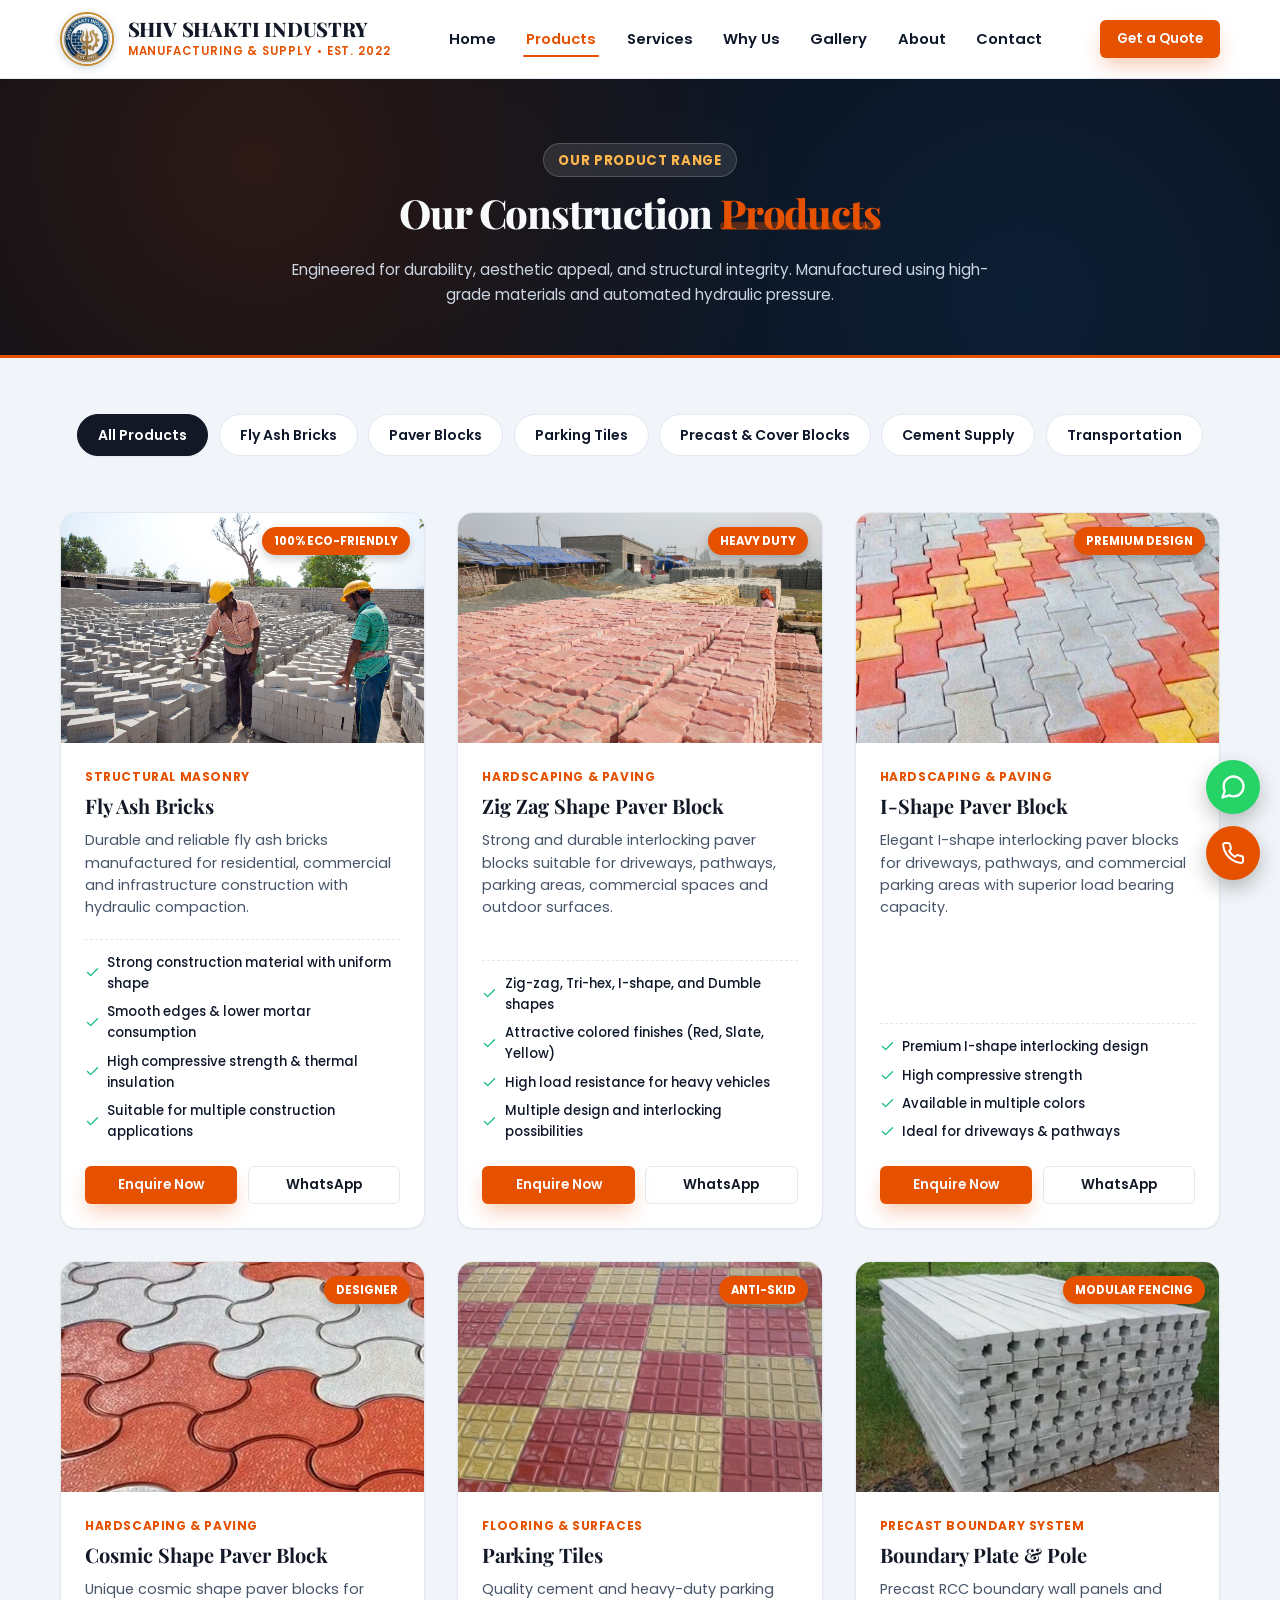
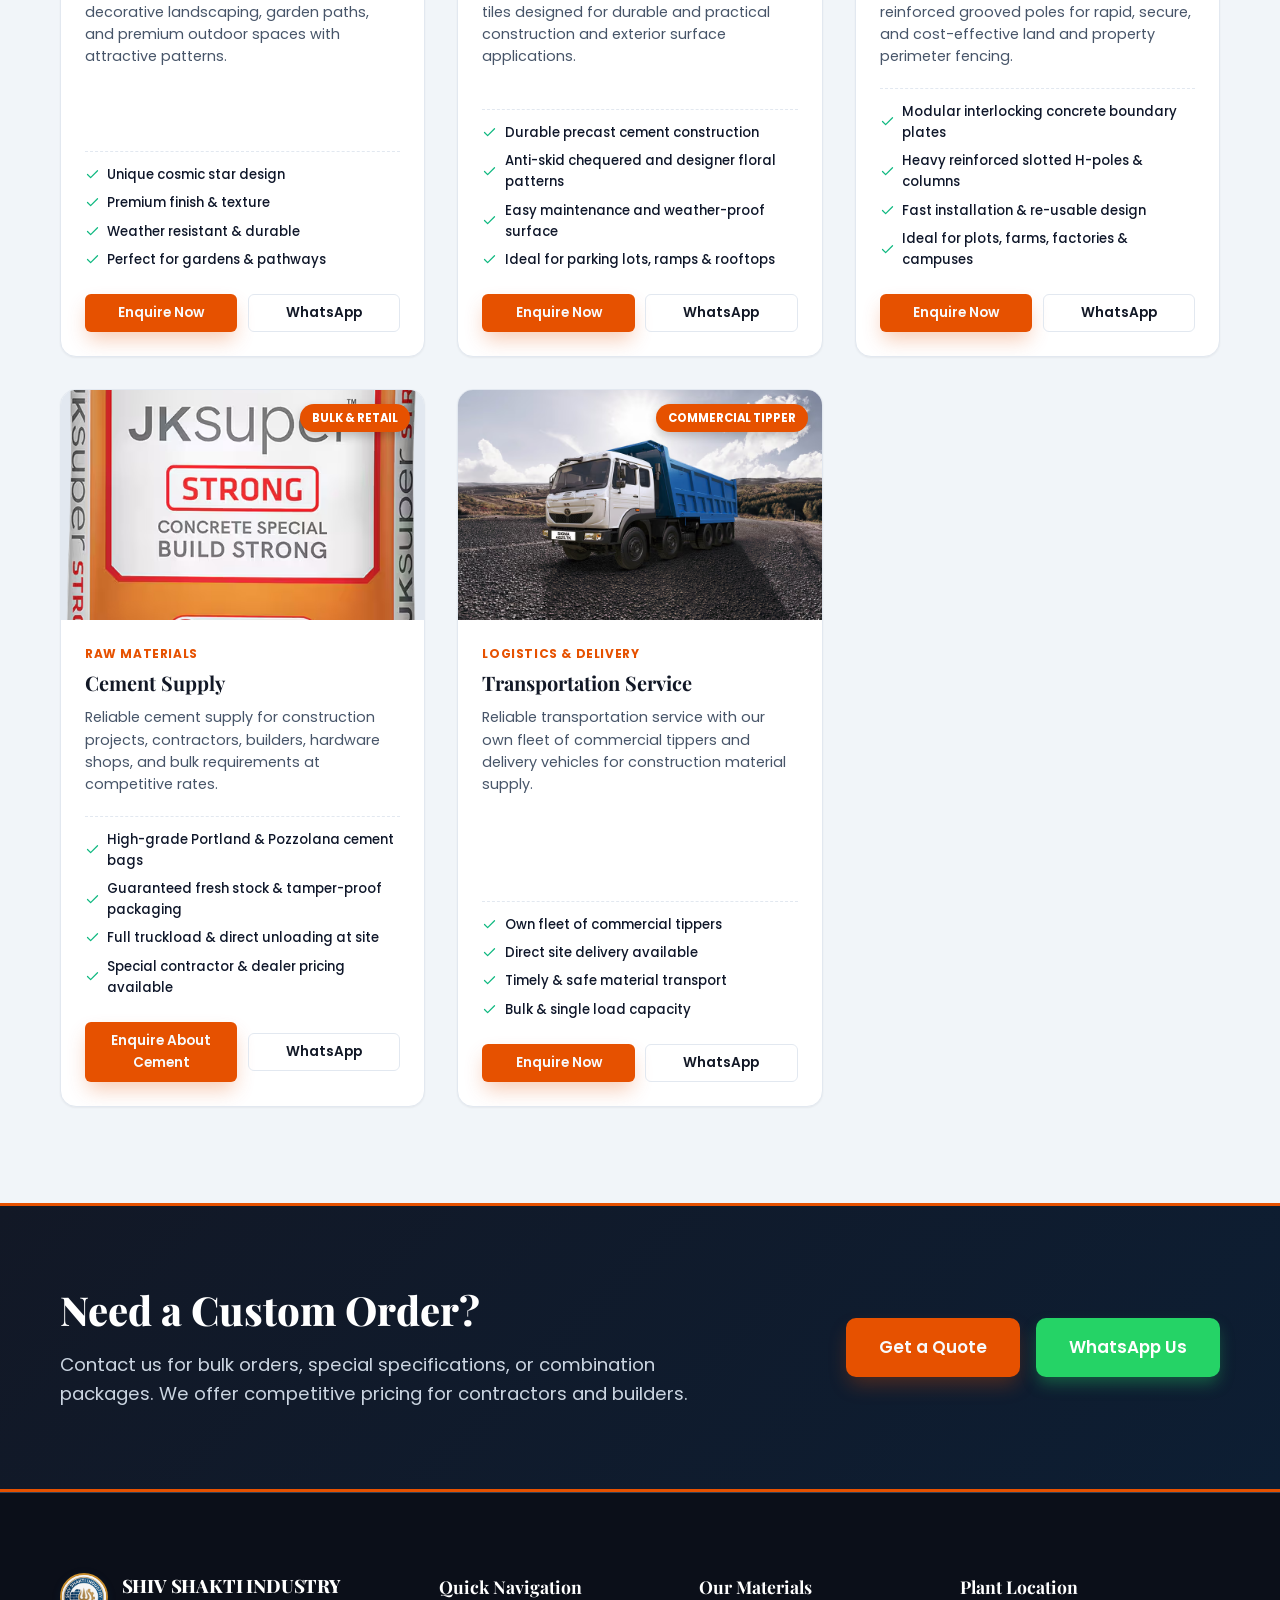
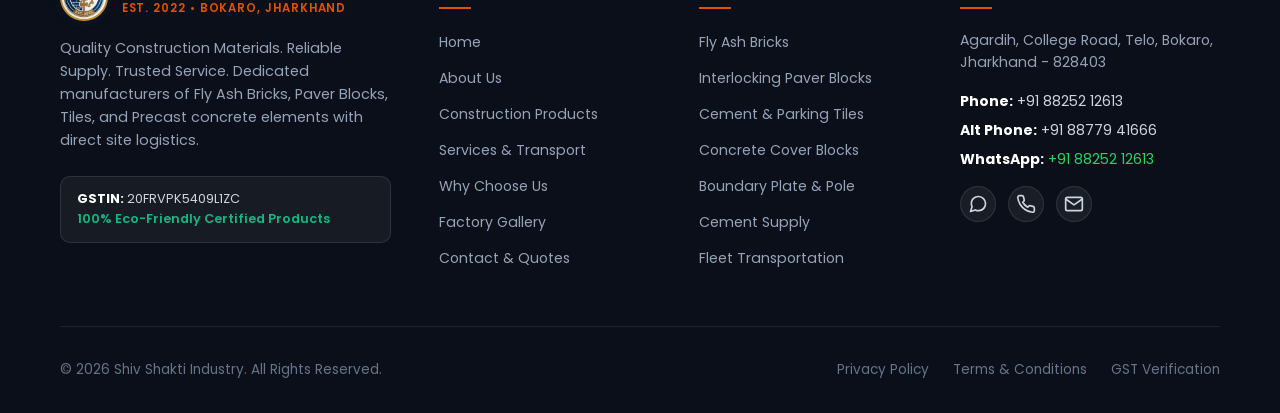
<file: products.html>
<!DOCTYPE html>
<html lang="en">
<head>
  <meta charset="UTF-8">
  <meta name="viewport" content="width=device-width, initial-scale=1.0">
  <title>Products | Shiv Shakti Industry - Fly Ash Bricks, Paver Blocks, Parking Tiles in Bokaro</title>
  <meta name="description" content="Explore our range of construction products: Fly Ash Bricks, Paver Blocks, Parking Tiles, Boundary Walls, Cover Blocks, Cement Supply and Transportation Services in Bokaro, Jharkhand.">
  <meta name="keywords" content="fly ash bricks, paver blocks, parking tiles, boundary wall, cement supply, construction materials, Bokaro, Jharkhand">
  <meta name="author" content="Shiv Shakti Industry">
  <meta name="robots" content="index, follow">
  <link rel="canonical" href="https://shivshaktiindustry.vercel.app/products.html">
  
  <!-- Open Graph / Facebook -->
  <meta property="og:type" content="website">
  <meta property="og:url" content="https://shivshaktiindustry.vercel.app/products.html">
  <meta property="og:title" content="Products | Shiv Shakti Industry - Fly Ash Bricks, Paver Blocks">
  <meta property="og:description" content="Explore our range of construction products: Fly Ash Bricks, Paver Blocks, Parking Tiles, Boundary Walls, Cement Supply in Bokaro, Jharkhand.">
  <meta property="og:image" content="https://shivshaktiindustry.vercel.app/assets/images/logo.jpeg">
  <meta property="og:site_name" content="Shiv Shakti Industry">
  
  <!-- Twitter -->
  <meta name="twitter:card" content="summary_large_image">
  <meta name="twitter:title" content="Products | Shiv Shakti Industry">
  <meta name="twitter:description" content="Explore our construction products: Fly Ash Bricks, Paver Blocks, Parking Tiles in Bokaro.">
  <meta name="twitter:image" content="https://shivshaktiindustry.vercel.app/assets/images/logo.jpeg">
  
  <!-- Favicon -->
  <link rel="icon" type="image/png" href="assets/images/logo.jpeg">
  <link rel="apple-touch-icon" href="assets/images/logo.jpeg">
  
  <!-- Google Fonts -->
  <link rel="preconnect" href="https://fonts.googleapis.com">
  <link rel="preconnect" href="https://fonts.gstatic.com" crossorigin>
  <link href="https://fonts.googleapis.com/css2?family=Poppins:wght@300;400;500;600;700;800;900&family=Playfair+Display:wght@400;500;600;700&display=swap" rel="stylesheet">
  
  <!-- Stylesheet -->
  <link rel="stylesheet" href="css/styles.css">
  
  <!-- Structured Data - Product Catalog -->
  <script type="application/ld+json">
  {
    "@context": "https://schema.org",
    "@type": "CollectionPage",
    "name": "Construction Products - Shiv Shakti Industry",
    "description": "Fly Ash Bricks, Paver Blocks, Parking Tiles, Boundary Walls and Cement Supply in Bokaro, Jharkhand",
    "url": "https://shivshaktiindustry.vercel.app/products.html",
    "mainEntity": {
      "@type": "ItemList",
      "itemListElement": [
        {
          "@type": "Product",
          "name": "Fly Ash Bricks",
          "description": "High quality fly ash bricks for residential and commercial construction",
          "image": "https://shivshaktiindustry.vercel.app/assets/images/flyashbrick.jpg",
          "brand": {
            "@type": "Brand",
            "name": "Shiv Shakti Industry"
          }
        },
        {
          "@type": "Product",
          "name": "Paver Blocks",
          "description": "Interlocking paver blocks for driveways, pathways and parking areas",
          "image": "https://shivshaktiindustry.vercel.app/assets/images/paver-blocks-yard.jpeg",
          "brand": {
            "@type": "Brand",
            "name": "Shiv Shakti Industry"
          }
        },
        {
          "@type": "Product",
          "name": "Parking Tiles",
          "description": "Durable parking tiles for commercial and residential use",
          "image": "https://shivshaktiindustry.vercel.app/assets/images/tiles.jpg",
          "brand": {
            "@type": "Brand",
            "name": "Shiv Shakti Industry"
          }
        }
      ]
    }
  }
  </script>
</head>
<body>


  <!-- HEADER -->
  <header class="navbar" id="navbar">
    <div class="container navbar-inner">
      <a href="index.html" class="brand-logo" aria-label="Shiv Shakti Industry Homepage">
        <div class="brand-logo-img-wrap">
          <img src="assets/images/logo.jpeg" alt="Shiv Shakti Industry Logo" class="brand-logo-img">
        </div>
        <div class="brand-text">
          <span class="brand-title">SHIV SHAKTI INDUSTRY</span>
          <span class="brand-subtitle">Manufacturing &amp; Supply &bull; Est. 2022</span>
        </div>
      </a>
      <nav aria-label="Main Navigation">
        <ul class="nav-menu">
          <li><a href="index.html" class="nav-link">Home</a></li>
          <li><a href="products.html" class="nav-link active">Products</a></li>
          <li><a href="services.html" class="nav-link">Services</a></li>
          <li><a href="why-us.html" class="nav-link">Why Us</a></li>
          <li><a href="gallery.html" class="nav-link">Gallery</a></li>
          <li><a href="about.html" class="nav-link">About</a></li>
          <li><a href="contact.html" class="nav-link">Contact</a></li>
        </ul>
      </nav>
      <div class="nav-actions">
        <button onclick="openQuoteModal()" class="btn btn-primary btn-sm">Get a Quote</button>
        <button class="hamburger-btn" id="hamburgerBtn" aria-label="Toggle navigation menu">
          <svg class="icon" style="width:28px;height:28px;" viewBox="0 0 24 24"><line x1="3" y1="12" x2="21" y2="12"></line><line x1="3" y1="6" x2="21" y2="6"></line><line x1="3" y1="18" x2="21" y2="18"></line></svg>
        </button>
      </div>
    </div>
    <div class="mobile-drawer" id="mobileDrawer">
      <ul class="mobile-menu">
        <li><a href="index.html" class="nav-link">Home</a></li>
        <li><a href="products.html" class="nav-link active">Products</a></li>
        <li><a href="services.html" class="nav-link">Services</a></li>
        <li><a href="why-us.html" class="nav-link">Why Us</a></li>
        <li><a href="gallery.html" class="nav-link">Gallery</a></li>
        <li><a href="about.html" class="nav-link">About</a></li>
        <li><a href="contact.html" class="nav-link">Contact</a></li>
      </ul>
      <div class="mobile-drawer-actions">
        <button onclick="openQuoteModal(); toggleMobileMenu();" class="btn btn-primary">Get a Quote</button>
        <a href="https://wa.me/918825212613?text=Hello%20Shiv%20Shakti%20Industry,%20I%20want%20to%20enquire%20about%20construction%20materials." target="_blank" class="btn btn-whatsapp">
          <svg class="icon" viewBox="0 0 24 24"><path d="M21 11.5a8.38 8.38 0 0 1-.9 3.8 8.5 8.5 0 0 1-7.6 4.7 8.38 8.38 0 0 1-3.8-.9L3 21l1.9-5.7a8.38 8.38 0 0 1-.9-3.8 8.5 8.5 0 0 1 4.7-7.6 8.38 8.38 0 0 1 3.8-.9h.5a8.48 8.48 0 0 1 8 8v.5z"></path></svg>
          Chat on WhatsApp
        </a>
      </div>
    </div>
  </header>

  <!-- PAGE HERO -->
  <section class="hero-section" style="padding: 4rem 0 3rem;">
    <div class="hero-pattern"></div>
    <div class="container" style="position:relative; z-index:3; text-align:center;">
      <span class="badge-sub" style="background:rgba(255,255,255,0.1); color:#ffb74d; border-color:rgba(255,255,255,0.18);">Our Product Range</span>
      <h1 class="hero-headline" style="font-size:2.5rem;">Our Construction <span>Products</span></h1>
      <p class="hero-description" style="max-width:700px; margin:0 auto;">Engineered for durability, aesthetic appeal, and structural integrity. Manufactured using high-grade materials and automated hydraulic pressure.</p>
    </div>
  </section>

  <!-- PRODUCTS SECTION -->
  <section class="section-products" style="padding-top:3rem;">
    <div class="container">
      <div class="product-filter-tabs">
        <button class="filter-tab active" onclick="filterProducts('all', this)">All Products</button>
        <button class="filter-tab" onclick="filterProducts('bricks', this)">Fly Ash Bricks</button>
        <button class="filter-tab" onclick="filterProducts('pavers', this)">Paver Blocks</button>
        <button class="filter-tab" onclick="filterProducts('tiles', this)">Parking Tiles</button>
        <button class="filter-tab" onclick="filterProducts('precast', this)">Precast &amp; Cover Blocks</button>
        <button class="filter-tab" onclick="filterProducts('cement', this)">Cement Supply</button>
        <button class="filter-tab" onclick="filterProducts('transport', this)">Transportation</button>
      </div>

      <div class="products-grid" id="productsGrid">
        <!-- Fly Ash Bricks -->
        <article class="product-card" data-category="bricks">
          <div class="product-card-img-wrap">
            <img src="assets/images/flyashbrick.jpg" alt="Fly Ash Bricks Production" class="product-card-img">
            <span class="product-badge-corner">100% Eco-Friendly</span>
          </div>
          <div class="product-card-body">
            <span class="product-card-category">Structural Masonry</span>
            <h3 class="product-card-title">Fly Ash Bricks</h3>
            <p class="product-card-desc">Durable and reliable fly ash bricks manufactured for residential, commercial and infrastructure construction with hydraulic compaction.</p>
            <ul class="product-features-list">
              <li class="product-feature-item"><svg class="icon" viewBox="0 0 24 24"><polyline points="20 6 9 17 4 12"></polyline></svg> Strong construction material with uniform shape</li>
              <li class="product-feature-item"><svg class="icon" viewBox="0 0 24 24"><polyline points="20 6 9 17 4 12"></polyline></svg> Smooth edges &amp; lower mortar consumption</li>
              <li class="product-feature-item"><svg class="icon" viewBox="0 0 24 24"><polyline points="20 6 9 17 4 12"></polyline></svg> High compressive strength &amp; thermal insulation</li>
              <li class="product-feature-item"><svg class="icon" viewBox="0 0 24 24"><polyline points="20 6 9 17 4 12"></polyline></svg> Suitable for multiple construction applications</li>
            </ul>
            <div class="product-card-footer">
              <button onclick="openQuoteModal('Fly Ash Bricks')" class="btn btn-primary btn-sm">Enquire Now</button>
              <a href="https://wa.me/918825212613?text=Hello%20Shiv%20Shakti%20Industry,%20I%20want%20to%20know%20pricing%20for%20Fly%20Ash%20Bricks." target="_blank" class="btn btn-outline btn-sm">WhatsApp</a>
            </div>
          </div>
        </article>

        <!-- Zig Zag Paver Block -->
        <article class="product-card" data-category="pavers">
          <div class="product-card-img-wrap">
            <img src="assets/images/paver-blocks-yard.jpeg" alt="Zig Zag Shape Paver Block" class="product-card-img" style="object-position: bottom;">
            <span class="product-badge-corner">Heavy Duty</span>
          </div>
          <div class="product-card-body">
            <span class="product-card-category">Hardscaping &amp; Paving</span>
            <h3 class="product-card-title">Zig Zag Shape Paver Block</h3>
            <p class="product-card-desc">Strong and durable interlocking paver blocks suitable for driveways, pathways, parking areas, commercial spaces and outdoor surfaces.</p>
            <ul class="product-features-list">
              <li class="product-feature-item"><svg class="icon" viewBox="0 0 24 24"><polyline points="20 6 9 17 4 12"></polyline></svg> Zig-zag, Tri-hex, I-shape, and Dumble shapes</li>
              <li class="product-feature-item"><svg class="icon" viewBox="0 0 24 24"><polyline points="20 6 9 17 4 12"></polyline></svg> Attractive colored finishes (Red, Slate, Yellow)</li>
              <li class="product-feature-item"><svg class="icon" viewBox="0 0 24 24"><polyline points="20 6 9 17 4 12"></polyline></svg> High load resistance for heavy vehicles</li>
              <li class="product-feature-item"><svg class="icon" viewBox="0 0 24 24"><polyline points="20 6 9 17 4 12"></polyline></svg> Multiple design and interlocking possibilities</li>
            </ul>
            <div class="product-card-footer">
              <button onclick="openQuoteModal('Paver Blocks')" class="btn btn-primary btn-sm">Enquire Now</button>
              <a href="https://wa.me/918825212613?text=Hello%20Shiv%20Shakti%20Industry,%20I%20want%20to%20know%20pricing%20for%20Paver%20Blocks." target="_blank" class="btn btn-outline btn-sm">WhatsApp</a>
            </div>
          </div>
        </article>

        <!-- I-Shape Paver Block -->
        <article class="product-card" data-category="pavers">
          <div class="product-card-img-wrap">
            <img src="assets/images/Ipaverblock.jpg.avif" alt="I-Shape Paver Block" class="product-card-img">
            <span class="product-badge-corner">Premium Design</span>
          </div>
          <div class="product-card-body">
            <span class="product-card-category">Hardscaping &amp; Paving</span>
            <h3 class="product-card-title">I-Shape Paver Block</h3>
            <p class="product-card-desc">Elegant I-shape interlocking paver blocks for driveways, pathways, and commercial parking areas with superior load bearing capacity.</p>
            <ul class="product-features-list">
              <li class="product-feature-item"><svg class="icon" viewBox="0 0 24 24"><polyline points="20 6 9 17 4 12"></polyline></svg> Premium I-shape interlocking design</li>
              <li class="product-feature-item"><svg class="icon" viewBox="0 0 24 24"><polyline points="20 6 9 17 4 12"></polyline></svg> High compressive strength</li>
              <li class="product-feature-item"><svg class="icon" viewBox="0 0 24 24"><polyline points="20 6 9 17 4 12"></polyline></svg> Available in multiple colors</li>
              <li class="product-feature-item"><svg class="icon" viewBox="0 0 24 24"><polyline points="20 6 9 17 4 12"></polyline></svg> Ideal for driveways &amp; pathways</li>
            </ul>
            <div class="product-card-footer">
              <button onclick="openQuoteModal('I-Shape Paver Block')" class="btn btn-primary btn-sm">Enquire Now</button>
              <a href="https://wa.me/918825212613?text=Hello%20Shiv%20Shakti%20Industry,%20I%20want%20to%20know%20pricing%20for%20I-Shape%20Paver%20Block." target="_blank" class="btn btn-outline btn-sm">WhatsApp</a>
            </div>
          </div>
        </article>

        <!-- Cosmic Shape Paver Block -->
        <article class="product-card" data-category="pavers">
          <div class="product-card-img-wrap">
            <img src="assets/images/cosmicpaverblock.webp" alt="Cosmic Shape Paver Block" class="product-card-img">
            <span class="product-badge-corner">Designer</span>
          </div>
          <div class="product-card-body">
            <span class="product-card-category">Hardscaping &amp; Paving</span>
            <h3 class="product-card-title">Cosmic Shape Paver Block</h3>
            <p class="product-card-desc">Unique cosmic shape paver blocks for decorative landscaping, garden paths, and premium outdoor spaces with attractive patterns.</p>
            <ul class="product-features-list">
              <li class="product-feature-item"><svg class="icon" viewBox="0 0 24 24"><polyline points="20 6 9 17 4 12"></polyline></svg> Unique cosmic star design</li>
              <li class="product-feature-item"><svg class="icon" viewBox="0 0 24 24"><polyline points="20 6 9 17 4 12"></polyline></svg> Premium finish &amp; texture</li>
              <li class="product-feature-item"><svg class="icon" viewBox="0 0 24 24"><polyline points="20 6 9 17 4 12"></polyline></svg> Weather resistant &amp; durable</li>
              <li class="product-feature-item"><svg class="icon" viewBox="0 0 24 24"><polyline points="20 6 9 17 4 12"></polyline></svg> Perfect for gardens &amp; pathways</li>
            </ul>
            <div class="product-card-footer">
              <button onclick="openQuoteModal('Cosmic Shape Paver Block')" class="btn btn-primary btn-sm">Enquire Now</button>
              <a href="https://wa.me/918825212613?text=Hello%20Shiv%20Shakti%20Industry,%20I%20want%20to%20know%20pricing%20for%20Cosmic%20Shape%20Paver%20Block." target="_blank" class="btn btn-outline btn-sm">WhatsApp</a>
            </div>
          </div>
        </article>

        <!-- Parking Tiles -->
        <article class="product-card" data-category="tiles">
          <div class="product-card-img-wrap">
            <img src="assets/images/tiles.jpg" alt="Parking Tiles" class="product-card-img">
            <span class="product-badge-corner">Anti-Skid</span>
          </div>
          <div class="product-card-body">
            <span class="product-card-category">Flooring &amp; Surfaces</span>
            <h3 class="product-card-title">Parking Tiles</h3>
            <p class="product-card-desc">Quality cement and heavy-duty parking tiles designed for durable and practical construction and exterior surface applications.</p>
            <ul class="product-features-list">
              <li class="product-feature-item"><svg class="icon" viewBox="0 0 24 24"><polyline points="20 6 9 17 4 12"></polyline></svg> Durable precast cement construction</li>
              <li class="product-feature-item"><svg class="icon" viewBox="0 0 24 24"><polyline points="20 6 9 17 4 12"></polyline></svg> Anti-skid chequered and designer floral patterns</li>
              <li class="product-feature-item"><svg class="icon" viewBox="0 0 24 24"><polyline points="20 6 9 17 4 12"></polyline></svg> Easy maintenance and weather-proof surface</li>
              <li class="product-feature-item"><svg class="icon" viewBox="0 0 24 24"><polyline points="20 6 9 17 4 12"></polyline></svg> Ideal for parking lots, ramps &amp; rooftops</li>
            </ul>
            <div class="product-card-footer">
              <button onclick="openQuoteModal('Cement Tiles')" class="btn btn-primary btn-sm">Enquire Now</button>
              <a href="https://wa.me/918825212613?text=Hello%20Shiv%20Shakti%20Industry,%20I%20want%20to%20know%20pricing%20for%20Cement%20Tiles." target="_blank" class="btn btn-outline btn-sm">WhatsApp</a>
            </div>
          </div>
        </article>

        <!-- Boundary Plate & Pole -->
        <article class="product-card" data-category="precast">
          <div class="product-card-img-wrap">
            <img src="assets/images/Poles.jpg.webp" alt="Precast Boundary Wall Panels and Poles" class="product-card-img">
            <span class="product-badge-corner">Modular Fencing</span>
          </div>
          <div class="product-card-body">
            <span class="product-card-category">Precast Boundary System</span>
            <h3 class="product-card-title">Boundary Plate &amp; Pole</h3>
            <p class="product-card-desc">Precast RCC boundary wall panels and reinforced grooved poles for rapid, secure, and cost-effective land and property perimeter fencing.</p>
            <ul class="product-features-list">
              <li class="product-feature-item"><svg class="icon" viewBox="0 0 24 24"><polyline points="20 6 9 17 4 12"></polyline></svg> Modular interlocking concrete boundary plates</li>
              <li class="product-feature-item"><svg class="icon" viewBox="0 0 24 24"><polyline points="20 6 9 17 4 12"></polyline></svg> Heavy reinforced slotted H-poles &amp; columns</li>
              <li class="product-feature-item"><svg class="icon" viewBox="0 0 24 24"><polyline points="20 6 9 17 4 12"></polyline></svg> Fast installation &amp; re-usable design</li>
              <li class="product-feature-item"><svg class="icon" viewBox="0 0 24 24"><polyline points="20 6 9 17 4 12"></polyline></svg> Ideal for plots, farms, factories &amp; campuses</li>
            </ul>
            <div class="product-card-footer">
              <button onclick="openQuoteModal('Boundary Plate and Pole')" class="btn btn-primary btn-sm">Enquire Now</button>
              <a href="https://wa.me/918825212613?text=Hello%20Shiv%20Shakti%20Industry,%20I%20want%20to%20know%20details%20for%20Boundary%20Plate%20and%20Pole." target="_blank" class="btn btn-outline btn-sm">WhatsApp</a>
            </div>
          </div>
        </article>

        <!-- Cement Supply -->
        <article class="product-card" data-category="cement">
          <div class="product-card-img-wrap">
            <img src="assets/images/cement.png.avif" alt="Authorized Cement Supply" class="product-card-img">
            <span class="product-badge-corner">Bulk &amp; Retail</span>
          </div>
          <div class="product-card-body">
            <span class="product-card-category">Raw Materials</span>
            <h3 class="product-card-title">Cement Supply</h3>
            <p class="product-card-desc">Reliable cement supply for construction projects, contractors, builders, hardware shops, and bulk requirements at competitive rates.</p>
            <ul class="product-features-list">
              <li class="product-feature-item"><svg class="icon" viewBox="0 0 24 24"><polyline points="20 6 9 17 4 12"></polyline></svg> High-grade Portland &amp; Pozzolana cement bags</li>
              <li class="product-feature-item"><svg class="icon" viewBox="0 0 24 24"><polyline points="20 6 9 17 4 12"></polyline></svg> Guaranteed fresh stock &amp; tamper-proof packaging</li>
              <li class="product-feature-item"><svg class="icon" viewBox="0 0 24 24"><polyline points="20 6 9 17 4 12"></polyline></svg> Full truckload &amp; direct unloading at site</li>
              <li class="product-feature-item"><svg class="icon" viewBox="0 0 24 24"><polyline points="20 6 9 17 4 12"></polyline></svg> Special contractor &amp; dealer pricing available</li>
            </ul>
            <div class="product-card-footer">
              <button onclick="openQuoteModal('Cement Supply')" class="btn btn-primary btn-sm">Enquire About Cement</button>
              <a href="https://wa.me/918825212613?text=Hello%20Shiv%20Shakti%20Industry,%20I%20want%20to%20enquire%20about%20Cement%20Supply." target="_blank" class="btn btn-outline btn-sm">WhatsApp</a>
            </div>
          </div>
        </article>

        <!-- Transportation -->
        <article class="product-card" data-category="transport">
          <div class="product-card-img-wrap">
            <img src="assets/images/truck.jpg.avif" alt="Commercial Tipper Truck" class="product-card-img">
            <span class="product-badge-corner">Commercial Tipper</span>
          </div>
          <div class="product-card-body">
            <span class="product-card-category">Logistics &amp; Delivery</span>
            <h3 class="product-card-title">Transportation Service</h3>
            <p class="product-card-desc">Reliable transportation service with our own fleet of commercial tippers and delivery vehicles for construction material supply.</p>
            <ul class="product-features-list">
              <li class="product-feature-item"><svg class="icon" viewBox="0 0 24 24"><polyline points="20 6 9 17 4 12"></polyline></svg> Own fleet of commercial tippers</li>
              <li class="product-feature-item"><svg class="icon" viewBox="0 0 24 24"><polyline points="20 6 9 17 4 12"></polyline></svg> Direct site delivery available</li>
              <li class="product-feature-item"><svg class="icon" viewBox="0 0 24 24"><polyline points="20 6 9 17 4 12"></polyline></svg> Timely &amp; safe material transport</li>
              <li class="product-feature-item"><svg class="icon" viewBox="0 0 24 24"><polyline points="20 6 9 17 4 12"></polyline></svg> Bulk &amp; single load capacity</li>
            </ul>
            <div class="product-card-footer">
              <button onclick="openQuoteModal('Transportation Service')" class="btn btn-primary btn-sm">Enquire Now</button>
              <a href="https://wa.me/918825212613?text=Hello%20Shiv%20Shakti%20Industry,%20I%20want%20to%20know%20about%20Transportation%20Service." target="_blank" class="btn btn-outline btn-sm">WhatsApp</a>
            </div>
          </div>
        </article>
      </div>
    </div>
  </section>

  <!-- CTA SECTION -->
  <section class="section-cta">
    <div class="container">
      <div class="cta-inner">
        <div class="cta-content">
          <h2>Need a Custom Order?</h2>
          <p>Contact us for bulk orders, special specifications, or combination packages. We offer competitive pricing for contractors and builders.</p>
        </div>
        <div class="cta-buttons">
          <button onclick="openQuoteModal()" class="btn btn-primary btn-lg">Get a Quote</button>
          <a href="https://wa.me/918825212613?text=Hello%20Shiv%20Shakti%20Industry,%20I%20need%20a%20custom%20order." target="_blank" class="btn btn-whatsapp btn-lg">WhatsApp Us</a>
        </div>
      </div>
    </div>
  </section>

  <!-- FOOTER -->
  <footer class="footer">
    <div class="container">
      <div class="footer-grid">
        <div class="footer-brand">
          <a href="index.html" class="brand-logo" style="margin-bottom:1rem;">
            <div class="brand-logo-img-wrap" style="width:48px;height:48px;">
              <img src="assets/images/logo.jpeg" alt="Shiv Shakti Industry Circular Logo" class="brand-logo-img">
            </div>
            <div class="brand-text">
              <span class="brand-title" style="font-size:1.15rem;">SHIV SHAKTI INDUSTRY</span>
              <span class="brand-subtitle">Est. 2022 &bull; Bokaro, Jharkhand</span>
            </div>
          </a>
          <p>Quality Construction Materials. Reliable Supply. Trusted Service. Dedicated manufacturers of Fly Ash Bricks, Paver Blocks, Tiles, and Precast concrete elements with direct site logistics.</p>
          <div class="footer-gst-box">
            <span><strong>GSTIN:</strong> 20FRVPK5409L1ZC</span><br>
            <span style="color:#10b981; font-weight:600;">100% Eco-Friendly Certified Products</span>
          </div>
        </div>
        <div class="footer-col">
          <h4>Quick Navigation</h4>
          <ul class="footer-links">
            <li><a href="index.html">Home</a></li>
            <li><a href="about.html">About Us</a></li>
            <li><a href="products.html">Construction Products</a></li>
            <li><a href="services.html">Services &amp; Transport</a></li>
            <li><a href="why-us.html">Why Choose Us</a></li>
            <li><a href="gallery.html">Factory Gallery</a></li>
            <li><a href="contact.html">Contact &amp; Quotes</a></li>
          </ul>
        </div>
        <div class="footer-col">
          <h4>Our Materials</h4>
          <ul class="footer-links">
            <li><a href="products.html">Fly Ash Bricks</a></li>
            <li><a href="products.html">Interlocking Paver Blocks</a></li>
            <li><a href="products.html">Cement &amp; Parking Tiles</a></li>
            <li><a href="products.html">Concrete Cover Blocks</a></li>
            <li><a href="products.html">Boundary Plate &amp; Pole</a></li>
            <li><a href="products.html">Cement Supply</a></li>
            <li><a href="services.html">Fleet Transportation</a></li>
          </ul>
        </div>
        <div class="footer-col">
          <h4>Plant Location</h4>
          <p style="font-size:0.88rem; line-height:1.6; color:#94a3b8; margin-bottom:1rem;">Agardih, College Road, Telo, Bokaro, Jharkhand - 828403</p>
          <p style="font-size:0.88rem; line-height:1.6; color:#ffffff; margin-bottom:0.4rem;"><strong>Phone:</strong> <a href="tel:8825212613" style="color:#cbd5e1;">+91 88252 12613</a></p>
          <p style="font-size:0.88rem; line-height:1.6; color:#ffffff; margin-bottom:0.4rem;"><strong>Alt Phone:</strong> <a href="tel:8877941666" style="color:#cbd5e1;">+91 88779 41666</a></p>
          <p style="font-size:0.88rem; line-height:1.6; color:#ffffff; margin-bottom:1rem;"><strong>WhatsApp:</strong> <a href="https://wa.me/918825212613" target="_blank" style="color:#25d366;">+91 88252 12613</a></p>
          <div class="footer-socials">
            <a href="https://wa.me/918825212613" target="_blank" class="social-btn" aria-label="WhatsApp"><svg class="icon" viewBox="0 0 24 24"><path d="M21 11.5a8.38 8.38 0 0 1-.9 3.8 8.5 8.5 0 0 1-7.6 4.7 8.38 8.38 0 0 1-3.8-.9L3 21l1.9-5.7a8.38 8.38 0 0 1-.9-3.8 8.5 8.5 0 0 1 4.7-7.6 8.38 8.38 0 0 1 3.8-.9h.5a8.48 8.48 0 0 1 8 8v.5z"></path></svg></a>
            <a href="tel:8825212613" class="social-btn" aria-label="Phone"><svg class="icon" viewBox="0 0 24 24"><path d="M22 16.92v3a2 2 0 0 1-2.18 2 19.79 19.79 0 0 1-8.63-3.07 19.5 19.5 0 0 1-6-6 19.79 19.79 0 0 1-3.07-8.67A2 2 0 0 1 4.11 2h3a2 2 0 0 1 2 1.72 12.84 12.84 0 0 0 .7 2.81 2 2 0 0 1-.45 2.11L8.09 9.91a16 16 0 0 0 6 6l1.27-1.27a2 2 0 0 1 2.11-.45 12.84 12.84 0 0 0 2.81.7A2 2 0 0 1 22 16.92z"></path></svg></a>
            <a href="mailto:contact@shivshaktiindustry.com" class="social-btn" aria-label="Email"><svg class="icon" viewBox="0 0 24 24"><path d="M4 4h16c1.1 0 2 .9 2 2v12c0 1.1-.9 2-2 2H4c-1.1 0-2-.9-2-2V6c0-1.1.9-2 2-2z"></path><polyline points="22,6 12,13 2,6"></polyline></svg></a>
          </div>
        </div>
      </div>
      <div class="footer-bottom">
        <div>&copy; 2026 Shiv Shakti Industry. All Rights Reserved.</div>
        <div style="display:flex; gap:1.5rem;">
          <a href="index.html" style="color:#64748b;">Privacy Policy</a>
          <a href="index.html" style="color:#64748b;">Terms &amp; Conditions</a>
          <a href="contact.html" style="color:#64748b;">GST Verification</a>
        </div>
      </div>
    </div>
  </footer>

  <!-- QUOTE MODAL -->
  <div class="quote-modal-overlay" id="quoteModalOverlay" role="dialog" aria-modal="true" aria-label="Request a quote modal">
    <div class="quote-modal-box">
      <button class="quote-modal-close" onclick="closeQuoteModal()" aria-label="Close quote dialog">&times;</button>
      <div style="display:flex; align-items:center; gap:0.75rem; margin-bottom:0.75rem;">
        <div style="width:40px;height:40px;border-radius:50%;border:2px solid var(--gold);overflow:hidden;background:#fff;">
          <img src="assets/images/logo.jpeg" alt="Logo" style="width:100%;height:100%;object-fit:cover;">
        </div>
        <div>
          <h3 style="font-family:var(--font-heading); font-size:1.35rem; color:var(--primary); line-height:1.1;">Request Instant Quote</h3>
          <span style="font-size:0.75rem; color:var(--accent); font-weight:700;">SHIV SHAKTI INDUSTRY &bull; BOKARO</span>
        </div>
      </div>
      <p style="font-size:0.875rem; color:var(--text-muted); margin-bottom:1.5rem;">Receive manufacturer-direct pricing and estimated delivery schedules for your project site.</p>
      <form id="modalQuoteForm" onsubmit="handleModalFormSubmit(event)">
        <div class="form-group">
          <label class="form-label" for="modalName">Your Name <span class="required">*</span></label>
          <input type="text" id="modalName" class="form-control" placeholder="Full Name" required>
        </div>
        <div class="form-group">
          <label class="form-label" for="modalPhone">Phone / WhatsApp Number <span class="required">*</span></label>
          <input type="tel" id="modalPhone" class="form-control" placeholder="10-digit mobile number" required>
        </div>
        <div class="form-group">
          <label class="form-label" for="modalProduct">Product Needed <span class="required">*</span></label>
          <select id="modalProduct" class="form-control" required>
            <option value="Fly Ash Bricks">Fly Ash Bricks</option>
            <option value="Paver Blocks">Paver Blocks</option>
            <option value="Cement / Parking Tiles">Cement / Parking Tiles</option>
            <option value="Concrete Cover Blocks">Concrete Cover Blocks</option>
            <option value="Complete Boundary Plate & Pole">Boundary Plate &amp; Pole</option>
            <option value="Cement Supply">Cement Supply</option>
            <option value="Transportation Service">Transportation Service</option>
          </select>
        </div>
        <div class="form-group">
          <label class="form-label" for="modalLocation">Delivery Location <span class="required">*</span></label>
          <input type="text" id="modalLocation" class="form-control" placeholder="City / Area / Pin Code" required>
        </div>
        <div class="form-group">
          <label class="form-label" for="modalQuantity">Quantity Required</label>
          <input type="text" id="modalQuantity" class="form-control" placeholder="e.g. 5,000 Bricks / 1,000 sq ft">
        </div>
        <div style="display:flex; gap:0.75rem; margin-top:1.25rem;">
          <button type="submit" class="btn btn-primary" style="flex:1;">Submit Request</button>
          <button type="button" onclick="sendModalToWhatsApp()" class="btn btn-whatsapp" style="flex:1;">
            <svg class="icon" viewBox="0 0 24 24"><path d="M21 11.5a8.38 8.38 0 0 1-.9 3.8 8.5 8.5 0 0 1-7.6 4.7 8.38 8.38 0 0 1-3.8-.9L3 21l1.9-5.7a8.38 8.38 0 0 1-.9-3.8 8.5 8.5 0 0 1 4.7-7.6 8.38 8.38 0 0 1 3.8-.9h.5a8.48 8.48 0 0 1 8 8v.5z"></path></svg>
            Send WhatsApp
          </button>
        </div>
      </form>
    </div>
  </div>

  <!-- FLOATING BUTTONS -->
  <div class="floating-actions">
    <button class="scroll-top-btn" id="scrollTopBtn" aria-label="Scroll back to top"><svg class="icon" viewBox="0 0 24 24"><polyline points="18 15 12 9 6 15"></polyline></svg></button>
    <a href="https://wa.me/918825212613?text=Hello%20Shiv%20Shakti%20Industry,%20I%20need%20a%20quotation%20for%20construction%20materials." target="_blank" class="fab-btn fab-whatsapp" aria-label="Chat on WhatsApp"><svg class="icon" style="width:28px;height:28px;" viewBox="0 0 24 24"><path d="M21 11.5a8.38 8.38 0 0 1-.9 3.8 8.5 8.5 0 0 1-7.6 4.7 8.38 8.38 0 0 1-3.8-.9L3 21l1.9-5.7a8.38 8.38 0 0 1-.9-3.8 8.5 8.5 0 0 1 4.7-7.6 8.38 8.38 0 0 1 3.8-.9h.5a8.48 8.48 0 0 1 8 8v.5z"></path></svg></a>
    <a href="tel:8825212613" class="fab-btn fab-call" aria-label="Call Shiv Shakti Industry"><svg class="icon" style="width:24px;height:24px;" viewBox="0 0 24 24"><path d="M22 16.92v3a2 2 0 0 1-2.18 2 19.79 19.79 0 0 1-8.63-3.07 19.5 19.5 0 0 1-6-6 19.79 19.79 0 0 1-3.07-8.67A2 2 0 0 1 4.11 2h3a2 2 0 0 1 2 1.72 12.84 12.84 0 0 0 .7 2.81 2 2 0 0 1-.45 2.11L8.09 9.91a16 16 0 0 0 6 6l1.27-1.27a2 2 0 0 1 2.11-.45 12.84 12.84 0 0 0 2.81.7A2 2 0 0 1 22 16.92z"></path></svg></a>
  </div>

  <script src="js/main.js"></script>
</body>
</html>
</file>
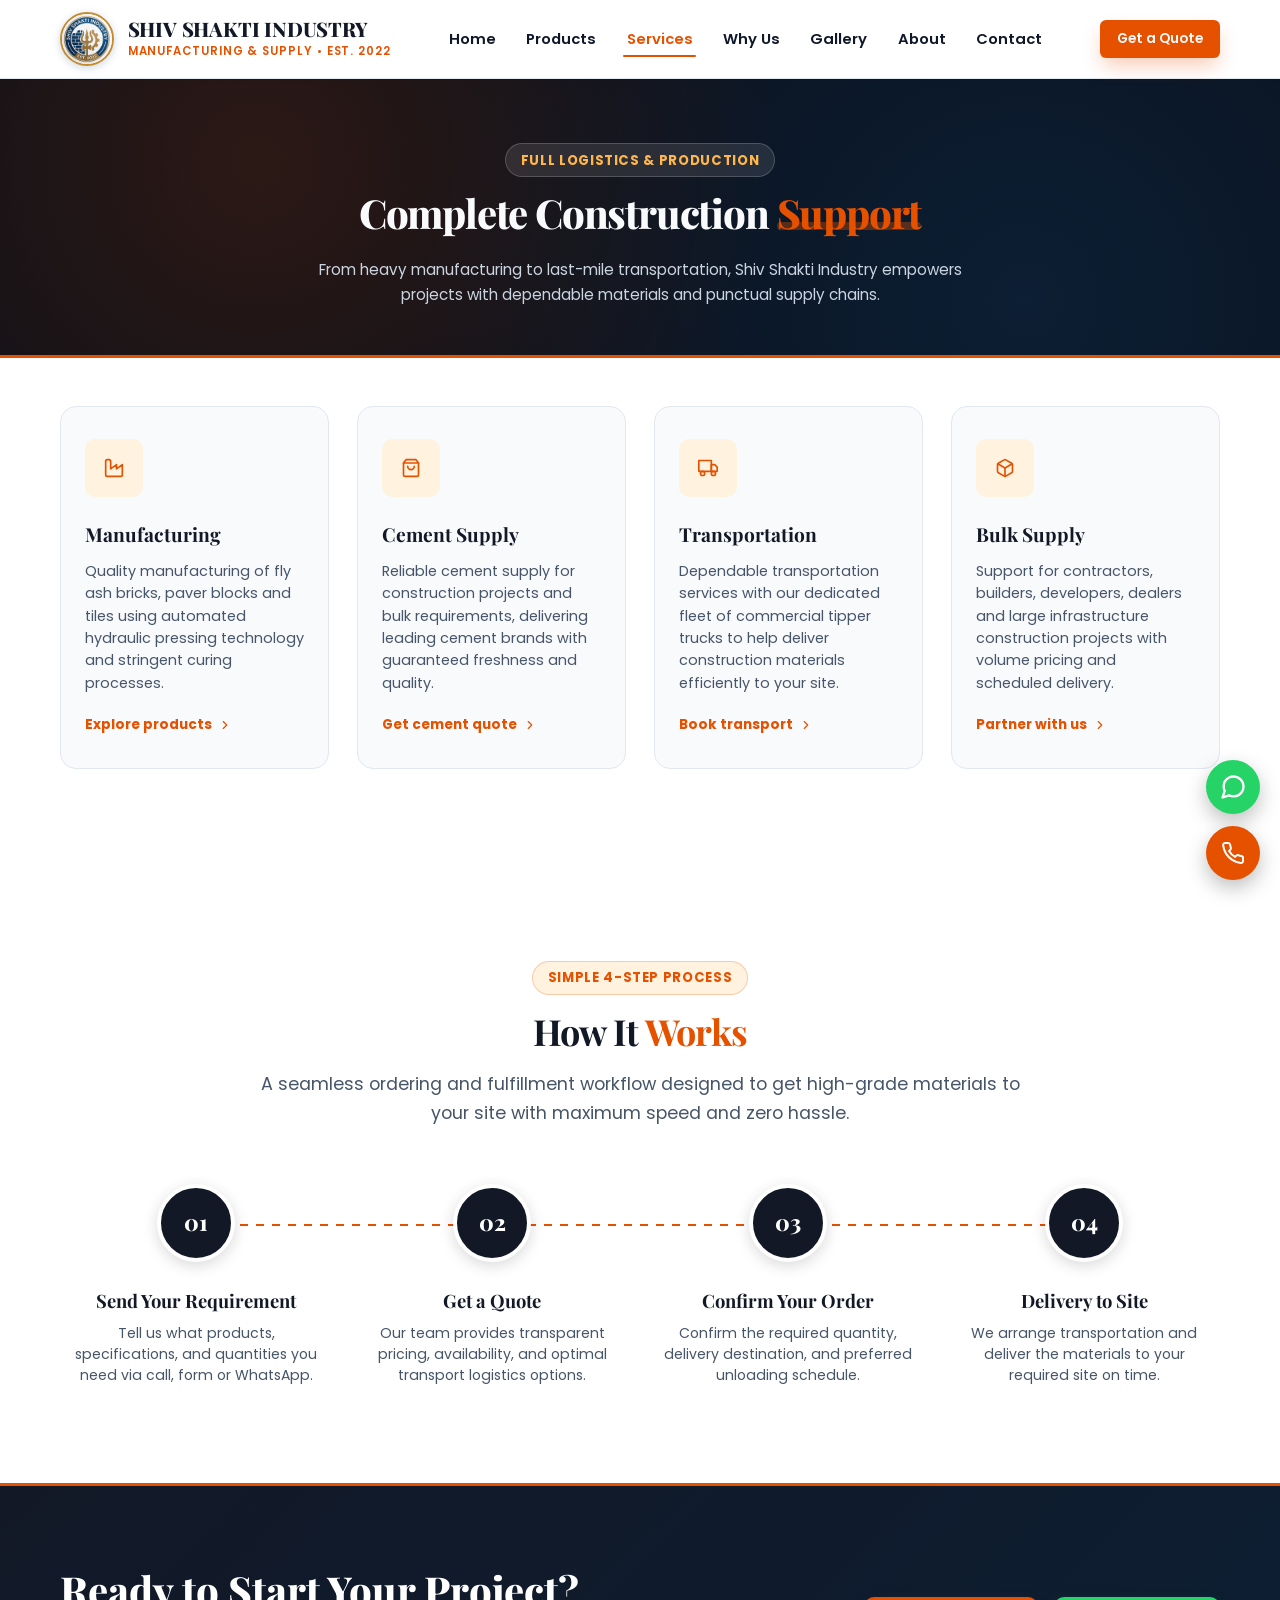
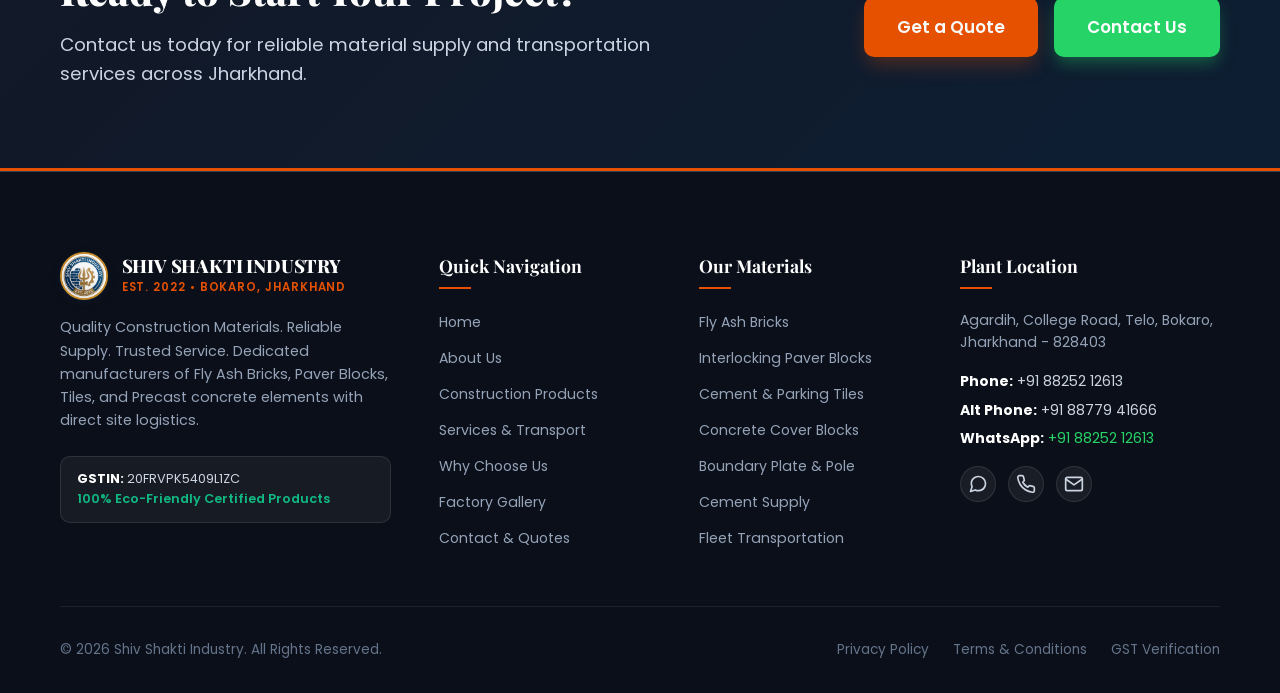
<file: services.html>
<!DOCTYPE html>
<html lang="en">
<head>
  <meta charset="UTF-8">
  <meta name="viewport" content="width=device-width, initial-scale=1.0">
  <title>Services | Shiv Shakti Industry - Manufacturing, Cement Supply & Transportation in Bokaro</title>
  <meta name="description" content="Complete construction support services from Shiv Shakti Industry: Manufacturing, Cement Supply, Transportation, and Bulk Supply in Bokaro, Jharkhand. Reliable delivery across Jharkhand.">
  <meta name="keywords" content="construction services, cement supply, transportation, bulk supply, manufacturing, Bokaro, Jharkhand">
  <meta name="author" content="Shiv Shakti Industry">
  <meta name="robots" content="index, follow">
  <link rel="canonical" href="https://shivshaktiindustry.vercel.app/services.html">
  
  <!-- Open Graph / Facebook -->
  <meta property="og:type" content="website">
  <meta property="og:url" content="https://shivshaktiindustry.vercel.app/services.html">
  <meta property="og:title" content="Services | Shiv Shakti Industry - Manufacturing & Transportation">
  <meta property="og:description" content="Complete construction support: Manufacturing, Cement Supply, Transportation in Bokaro, Jharkhand.">
  <meta property="og:image" content="https://shivshaktiindustry.vercel.app/assets/images/logo.jpeg">
  <meta property="og:site_name" content="Shiv Shakti Industry">
  
  <!-- Twitter -->
  <meta name="twitter:card" content="summary_large_image">
  <meta name="twitter:title" content="Services | Shiv Shakti Industry">
  <meta name="twitter:description" content="Manufacturing, Cement Supply & Transportation services in Bokaro.">
  <meta name="twitter:image" content="https://shivshaktiindustry.vercel.app/assets/images/logo.jpeg">
  
  <!-- Favicon -->
  <link rel="icon" type="image/png" href="assets/images/logo.jpeg">
  <link rel="apple-touch-icon" href="assets/images/logo.jpeg">
  
  <!-- Google Fonts -->
  <link rel="preconnect" href="https://fonts.googleapis.com">
  <link rel="preconnect" href="https://fonts.gstatic.com" crossorigin>
  <link href="https://fonts.googleapis.com/css2?family=Poppins:wght@300;400;500;600;700;800;900&family=Playfair+Display:wght@400;500;600;700&display=swap" rel="stylesheet">
  
  <!-- Stylesheet -->
  <link rel="stylesheet" href="css/styles.css">
</head>
<body>


  <!-- HEADER -->
  <header class="navbar" id="navbar"><div class="container navbar-inner"><a href="index.html" class="brand-logo" aria-label="Shiv Shakti Industry Homepage"><div class="brand-logo-img-wrap"><img src="assets/images/logo.jpeg" alt="Shiv Shakti Industry Logo" class="brand-logo-img"></div><div class="brand-text"><span class="brand-title">SHIV SHAKTI INDUSTRY</span><span class="brand-subtitle">Manufacturing &amp; Supply &bull; Est. 2022</span></div></a><nav aria-label="Main Navigation"><ul class="nav-menu"><li><a href="index.html" class="nav-link">Home</a></li><li><a href="products.html" class="nav-link">Products</a></li><li><a href="services.html" class="nav-link active">Services</a></li><li><a href="why-us.html" class="nav-link">Why Us</a></li><li><a href="gallery.html" class="nav-link">Gallery</a></li><li><a href="about.html" class="nav-link">About</a></li><li><a href="contact.html" class="nav-link">Contact</a></li></ul></nav><div class="nav-actions"><button onclick="openQuoteModal()" class="btn btn-primary btn-sm">Get a Quote</button><button class="hamburger-btn" id="hamburgerBtn" aria-label="Toggle navigation menu"><svg class="icon" style="width:28px;height:28px;" viewBox="0 0 24 24"><line x1="3" y1="12" x2="21" y2="12"></line><line x1="3" y1="6" x2="21" y2="6"></line><line x1="3" y1="18" x2="21" y2="18"></line></svg></button></div></div><div class="mobile-drawer" id="mobileDrawer"><ul class="mobile-menu"><li><a href="index.html" class="nav-link">Home</a></li><li><a href="products.html" class="nav-link">Products</a></li><li><a href="services.html" class="nav-link active">Services</a></li><li><a href="why-us.html" class="nav-link">Why Us</a></li><li><a href="gallery.html" class="nav-link">Gallery</a></li><li><a href="about.html" class="nav-link">About</a></li><li><a href="contact.html" class="nav-link">Contact</a></li></ul><div class="mobile-drawer-actions"><button onclick="openQuoteModal(); toggleMobileMenu();" class="btn btn-primary">Get a Quote</button><a href="https://wa.me/918825212613?text=Hello%20Shiv%20Shakti%20Industry,%20I%20want%20to%20enquire%20about%20construction%20materials." target="_blank" class="btn btn-whatsapp"><svg class="icon" viewBox="0 0 24 24"><path d="M21 11.5a8.38 8.38 0 0 1-.9 3.8 8.5 8.5 0 0 1-7.6 4.7 8.38 8.38 0 0 1-3.8-.9L3 21l1.9-5.7a8.38 8.38 0 0 1-.9-3.8 8.5 8.5 0 0 1 4.7-7.6 8.38 8.38 0 0 1 3.8-.9h.5a8.48 8.48 0 0 1 8 8v.5z"></path></svg> Chat on WhatsApp</a></div></div></header>

  <!-- PAGE HERO -->
  <section class="hero-section" style="padding:4rem 0 3rem;"><div class="hero-pattern"></div><div class="container" style="position:relative;z-index:3;text-align:center;"><span class="badge-sub" style="background:rgba(255,255,255,0.1);color:#ffb74d;border-color:rgba(255,255,255,0.18);">Full Logistics &amp; Production</span><h1 class="hero-headline" style="font-size:2.5rem;">Complete Construction <span>Support</span></h1><p class="hero-description" style="max-width:700px;margin:0 auto;">From heavy manufacturing to last-mile transportation, Shiv Shakti Industry empowers projects with dependable materials and punctual supply chains.</p></div></section>

  <!-- SERVICES SECTION -->
  <section class="section-services" style="padding-top:3rem;">
    <div class="container">
      <div class="services-grid" id="servicesGrid">
        <div class="service-card">
          <div class="service-icon-wrap"><svg class="icon" viewBox="0 0 24 24"><path d="M2 20a2 2 0 0 0 2 2h16a2 2 0 0 0 2-2V8l-7 5V8l-7 5V4a2 2 0 0 0-2-2H4a2 2 0 0 0-2 2Z"></path></svg></div>
          <h3>Manufacturing</h3>
          <p>Quality manufacturing of fly ash bricks, paver blocks and tiles using automated hydraulic pressing technology and stringent curing processes.</p>
          <a href="products.html" class="service-link">Explore products <svg class="icon" style="width:14px;height:14px;" viewBox="0 0 24 24"><polyline points="9 18 15 12 9 6"></polyline></svg></a>
        </div>
        <div class="service-card">
          <div class="service-icon-wrap"><svg class="icon" viewBox="0 0 24 24"><path d="M6 2L3 6v14a2 2 0 0 0 2 2h14a2 2 0 0 0 2-2V6l-3-4z"></path><line x1="3" y1="6" x2="21" y2="6"></line><path d="M16 10a4 4 0 0 1-8 0"></path></svg></div>
          <h3>Cement Supply</h3>
          <p>Reliable cement supply for construction projects and bulk requirements, delivering leading cement brands with guaranteed freshness and quality.</p>
          <a href="contact.html" class="service-link">Get cement quote <svg class="icon" style="width:14px;height:14px;" viewBox="0 0 24 24"><polyline points="9 18 15 12 9 6"></polyline></svg></a>
        </div>
        <div class="service-card">
          <div class="service-icon-wrap"><svg class="icon" viewBox="0 0 24 24"><rect x="1" y="3" width="15" height="13"></rect><polygon points="16 8 20 8 23 11 23 16 16 16 8"></polygon><circle cx="5.5" cy="18.5" r="2.5"></circle><circle cx="18.5" cy="18.5" r="2.5"></circle></svg></div>
          <h3>Transportation</h3>
          <p>Dependable transportation services with our dedicated fleet of commercial tipper trucks to help deliver construction materials efficiently to your site.</p>
          <a href="contact.html" class="service-link">Book transport <svg class="icon" style="width:14px;height:14px;" viewBox="0 0 24 24"><polyline points="9 18 15 12 9 6"></polyline></svg></a>
        </div>
        <div class="service-card">
          <div class="service-icon-wrap"><svg class="icon" viewBox="0 0 24 24"><path d="M21 16V8a2 2 0 0 0-1-1.73l-7-4a2 2 0 0 0-2 0l-7 4A2 2 0 0 0 3 8v8a2 2 0 0 0 1 1.73l7 4a2 2 0 0 0 2 0l7-4A2 2 0 0 0 21 16z"></path><polyline points="3.27 6.96 12 12.01 20.73 6.96"></polyline><line x1="12" y1="22.08" x2="12" y2="12"></line></svg></div>
          <h3>Bulk Supply</h3>
          <p>Support for contractors, builders, developers, dealers and large infrastructure construction projects with volume pricing and scheduled delivery.</p>
          <a href="contact.html" class="service-link">Partner with us <svg class="icon" style="width:14px;height:14px;" viewBox="0 0 24 24"><polyline points="9 18 15 12 9 6"></polyline></svg></a>
        </div>
      </div>
    </div>
  </section>

  <!-- HOW IT WORKS SECTION -->
  <section class="section-process" id="how-it-works">
    <div class="container">
      <div class="section-header"><span class="badge-sub">Simple 4-Step Process</span><h2 class="section-title">How It <span>Works</span></h2><p class="section-desc">A seamless ordering and fulfillment workflow designed to get high-grade materials to your site with maximum speed and zero hassle.</p></div>
      <div class="process-timeline">
        <div class="process-step"><div class="process-number">01</div><h4>Send Your Requirement</h4><p>Tell us what products, specifications, and quantities you need via call, form or WhatsApp.</p></div>
        <div class="process-step"><div class="process-number">02</div><h4>Get a Quote</h4><p>Our team provides transparent pricing, availability, and optimal transport logistics options.</p></div>
        <div class="process-step"><div class="process-number">03</div><h4>Confirm Your Order</h4><p>Confirm the required quantity, delivery destination, and preferred unloading schedule.</p></div>
        <div class="process-step"><div class="process-number">04</div><h4>Delivery to Site</h4><p>We arrange transportation and deliver the materials to your required site on time.</p></div>
      </div>
    </div>
  </section>

  <!-- CTA -->
  <section class="section-cta"><div class="container"><div class="cta-inner"><div class="cta-content"><h2>Ready to Start Your Project?</h2><p>Contact us today for reliable material supply and transportation services across Jharkhand.</p></div><div class="cta-buttons"><button onclick="openQuoteModal()" class="btn btn-primary btn-lg">Get a Quote</button><a href="contact.html" class="btn btn-whatsapp btn-lg">Contact Us</a></div></div></div></section>

  <!-- FOOTER -->
  <footer class="footer"><div class="container"><div class="footer-grid"><div class="footer-brand"><a href="index.html" class="brand-logo" style="margin-bottom:1rem;"><div class="brand-logo-img-wrap" style="width:48px;height:48px;"><img src="assets/images/logo.jpeg" alt="Shiv Shakti Industry Circular Logo" class="brand-logo-img"></div><div class="brand-text"><span class="brand-title" style="font-size:1.15rem;">SHIV SHAKTI INDUSTRY</span><span class="brand-subtitle">Est. 2022 &bull; Bokaro, Jharkhand</span></div></a><p>Quality Construction Materials. Reliable Supply. Trusted Service. Dedicated manufacturers of Fly Ash Bricks, Paver Blocks, Tiles, and Precast concrete elements with direct site logistics.</p><div class="footer-gst-box"><span><strong>GSTIN:</strong> 20FRVPK5409L1ZC</span><br><span style="color:#10b981; font-weight:600;">100% Eco-Friendly Certified Products</span></div></div><div class="footer-col"><h4>Quick Navigation</h4><ul class="footer-links"><li><a href="index.html">Home</a></li><li><a href="about.html">About Us</a></li><li><a href="products.html">Construction Products</a></li><li><a href="services.html">Services &amp; Transport</a></li><li><a href="why-us.html">Why Choose Us</a></li><li><a href="gallery.html">Factory Gallery</a></li><li><a href="contact.html">Contact &amp; Quotes</a></li></ul></div><div class="footer-col"><h4>Our Materials</h4><ul class="footer-links"><li><a href="products.html">Fly Ash Bricks</a></li><li><a href="products.html">Interlocking Paver Blocks</a></li><li><a href="products.html">Cement &amp; Parking Tiles</a></li><li><a href="products.html">Concrete Cover Blocks</a></li><li><a href="products.html">Boundary Plate &amp; Pole</a></li><li><a href="products.html">Cement Supply</a></li><li><a href="services.html">Fleet Transportation</a></li></ul></div><div class="footer-col"><h4>Plant Location</h4><p style="font-size:0.88rem;line-height:1.6;color:#94a3b8;margin-bottom:1rem;">Agardih, College Road, Telo, Bokaro, Jharkhand - 828403</p><p style="font-size:0.88rem;line-height:1.6;color:#ffffff;margin-bottom:0.4rem;"><strong>Phone:</strong> <a href="tel:8825212613" style="color:#cbd5e1;">+91 88252 12613</a></p><p style="font-size:0.88rem;line-height:1.6;color:#ffffff;margin-bottom:0.4rem;"><strong>Alt Phone:</strong> <a href="tel:8877941666" style="color:#cbd5e1;">+91 88779 41666</a></p><p style="font-size:0.88rem;line-height:1.6;color:#ffffff;margin-bottom:1rem;"><strong>WhatsApp:</strong> <a href="https://wa.me/918825212613" target="_blank" style="color:#25d366;">+91 88252 12613</a></p><div class="footer-socials"><a href="https://wa.me/918825212613" target="_blank" class="social-btn" aria-label="WhatsApp"><svg class="icon" viewBox="0 0 24 24"><path d="M21 11.5a8.38 8.38 0 0 1-.9 3.8 8.5 8.5 0 0 1-7.6 4.7 8.38 8.38 0 0 1-3.8-.9L3 21l1.9-5.7a8.38 8.38 0 0 1-.9-3.8 8.5 8.5 0 0 1 4.7-7.6 8.38 8.38 0 0 1 3.8-.9h.5a8.48 8.48 0 0 1 8 8v.5z"></path></svg></a><a href="tel:8825212613" class="social-btn" aria-label="Phone"><svg class="icon" viewBox="0 0 24 24"><path d="M22 16.92v3a2 2 0 0 1-2.18 2 19.79 19.79 0 0 1-8.63-3.07 19.5 19.5 0 0 1-6-6 19.79 19.79 0 0 1-3.07-8.67A2 2 0 0 1 4.11 2h3a2 2 0 0 1 2 1.72 12.84 12.84 0 0 0 .7 2.81 2 2 0 0 1-.45 2.11L8.09 9.91a16 16 0 0 0 6 6l1.27-1.27a2 2 0 0 1 2.11-.45 12.84 12.84 0 0 0 2.81.7A2 2 0 0 1 22 16.92z"></path></svg></a><a href="mailto:contact@shivshaktiindustry.com" class="social-btn" aria-label="Email"><svg class="icon" viewBox="0 0 24 24"><path d="M4 4h16c1.1 0 2 .9 2 2v12c0 1.1-.9 2-2 2H4c-1.1 0-2-.9-2-2V6c0-1.1.9-2 2-2z"></path><polyline points="22,6 12,13 2,6"></polyline></svg></a></div></div></div><div class="footer-bottom"><div>&copy; 2026 Shiv Shakti Industry. All Rights Reserved.</div><div style="display:flex;gap:1.5rem;"><a href="index.html" style="color:#64748b;">Privacy Policy</a><a href="index.html" style="color:#64748b;">Terms &amp; Conditions</a><a href="contact.html" style="color:#64748b;">GST Verification</a></div></div></div></footer>

  <!-- QUOTE MODAL -->
  <div class="quote-modal-overlay" id="quoteModalOverlay" role="dialog" aria-modal="true"><div class="quote-modal-box"><button class="quote-modal-close" onclick="closeQuoteModal()">&times;</button><div style="display:flex;align-items:center;gap:0.75rem;margin-bottom:0.75rem;"><div style="width:40px;height:40px;border-radius:50%;border:2px solid var(--gold);overflow:hidden;background:#fff;"><img src="assets/images/logo.jpeg" alt="Logo" style="width:100%;height:100%;object-fit:cover;"></div><div><h3 style="font-family:var(--font-heading);font-size:1.35rem;color:var(--primary);line-height:1.1;">Request Instant Quote</h3><span style="font-size:0.75rem;color:var(--accent);font-weight:700;">SHIV SHAKTI INDUSTRY &bull; BOKARO</span></div></div><p style="font-size:0.875rem;color:var(--text-muted);margin-bottom:1.5rem;">Receive manufacturer-direct pricing and estimated delivery schedules.</p><form id="modalQuoteForm" onsubmit="handleModalFormSubmit(event)"><div class="form-group"><label class="form-label" for="modalName">Your Name <span class="required">*</span></label><input type="text" id="modalName" class="form-control" placeholder="Full Name" required></div><div class="form-group"><label class="form-label" for="modalPhone">Phone / WhatsApp <span class="required">*</span></label><input type="tel" id="modalPhone" class="form-control" placeholder="10-digit mobile number" required></div><div class="form-group"><label class="form-label" for="modalProduct">Product Needed <span class="required">*</span></label><select id="modalProduct" class="form-control" required><option value="Fly Ash Bricks">Fly Ash Bricks</option><option value="Paver Blocks">Paver Blocks</option><option value="Cement / Parking Tiles">Cement / Parking Tiles</option><option value="Concrete Cover Blocks">Concrete Cover Blocks</option><option value="Complete Boundary Plate & Pole">Boundary Plate &amp; Pole</option><option value="Cement Supply">Cement Supply</option><option value="Transportation Service">Transportation Service</option></select></div><div class="form-group"><label class="form-label" for="modalLocation">Delivery Location <span class="required">*</span></label><input type="text" id="modalLocation" class="form-control" placeholder="City / Area" required></div><div class="form-group"><label class="form-label" for="modalQuantity">Quantity</label><input type="text" id="modalQuantity" class="form-control" placeholder="e.g. 5,000 Bricks"></div><div style="display:flex;gap:0.75rem;margin-top:1.25rem;"><button type="submit" class="btn btn-primary" style="flex:1;">Submit</button><button type="button" onclick="sendModalToWhatsApp()" class="btn btn-whatsapp" style="flex:1;"><svg class="icon" viewBox="0 0 24 24"><path d="M21 11.5a8.38 8.38 0 0 1-.9 3.8 8.5 8.5 0 0 1-7.6 4.7 8.38 8.38 0 0 1-3.8-.9L3 21l1.9-5.7a8.38 8.38 0 0 1-.9-3.8 8.5 8.5 0 0 1 4.7-7.6 8.38 8.38 0 0 1 3.8-.9h.5a8.48 8.48 0 0 1 8 8v.5z"></path></svg> WhatsApp</button></div></form></div></div>

  <div class="floating-actions"><button class="scroll-top-btn" id="scrollTopBtn"><svg class="icon" viewBox="0 0 24 24"><polyline points="18 15 12 9 6 15"></polyline></svg></button><a href="https://wa.me/918825212613" target="_blank" class="fab-btn fab-whatsapp"><svg class="icon" style="width:28px;height:28px;" viewBox="0 0 24 24"><path d="M21 11.5a8.38 8.38 0 0 1-.9 3.8 8.5 8.5 0 0 1-7.6 4.7 8.38 8.38 0 0 1-3.8-.9L3 21l1.9-5.7a8.38 8.38 0 0 1-.9-3.8 8.5 8.5 0 0 1 4.7-7.6 8.38 8.38 0 0 1 3.8-.9h.5a8.48 8.48 0 0 1 8 8v.5z"></path></svg></a><a href="tel:8825212613" class="fab-btn fab-call"><svg class="icon" style="width:24px;height:24px;" viewBox="0 0 24 24"><path d="M22 16.92v3a2 2 0 0 1-2.18 2 19.79 19.79 0 0 1-8.63-3.07 19.5 19.5 0 0 1-6-6 19.79 19.79 0 0 1-3.07-8.67A2 2 0 0 1 4.11 2h3a2 2 0 0 1 2 1.72 12.84 12.84 0 0 0 .7 2.81 2 2 0 0 1-.45 2.11L8.09 9.91a16 16 0 0 0 6 6l1.27-1.27a2 2 0 0 1 2.11-.45 12.84 12.84 0 0 0 2.81.7A2 2 0 0 1 22 16.92z"></path></svg></a></div>

  <script src="js/main.js"></script>
</body>
</html>
</file>
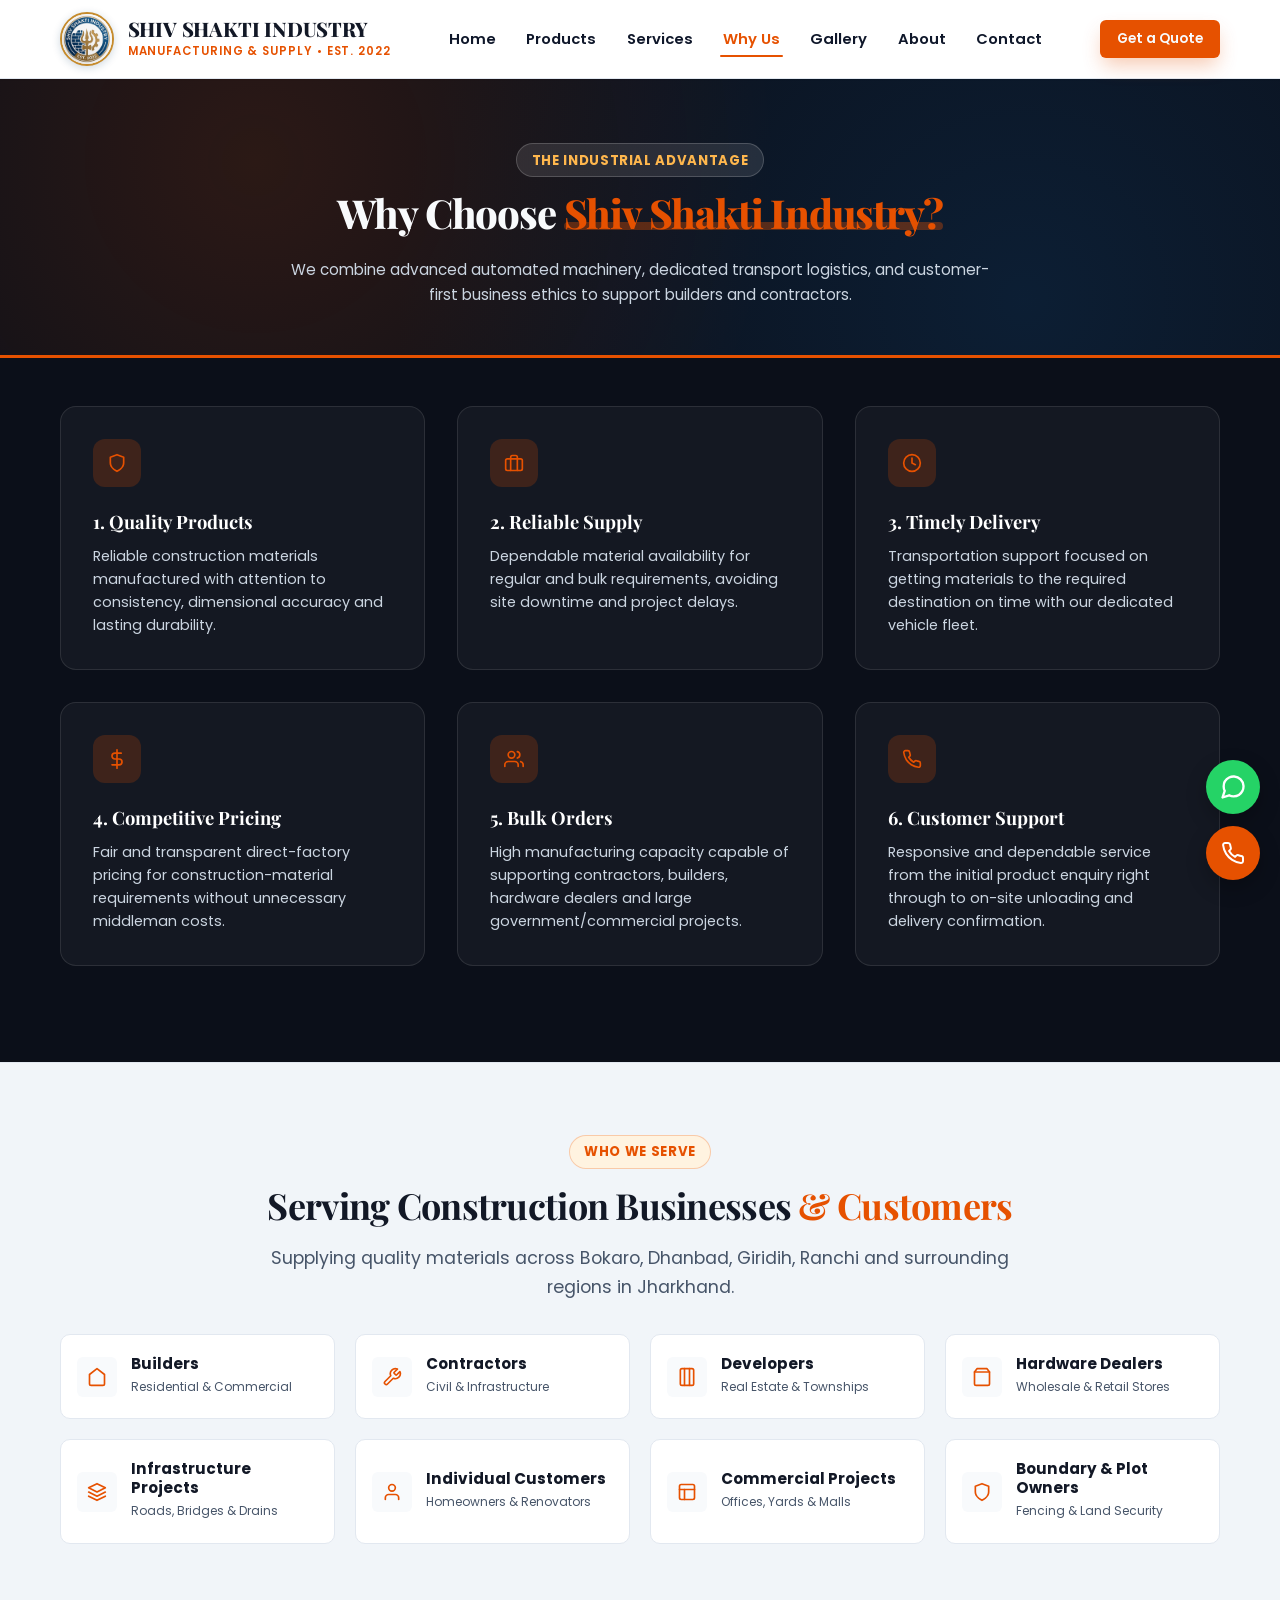
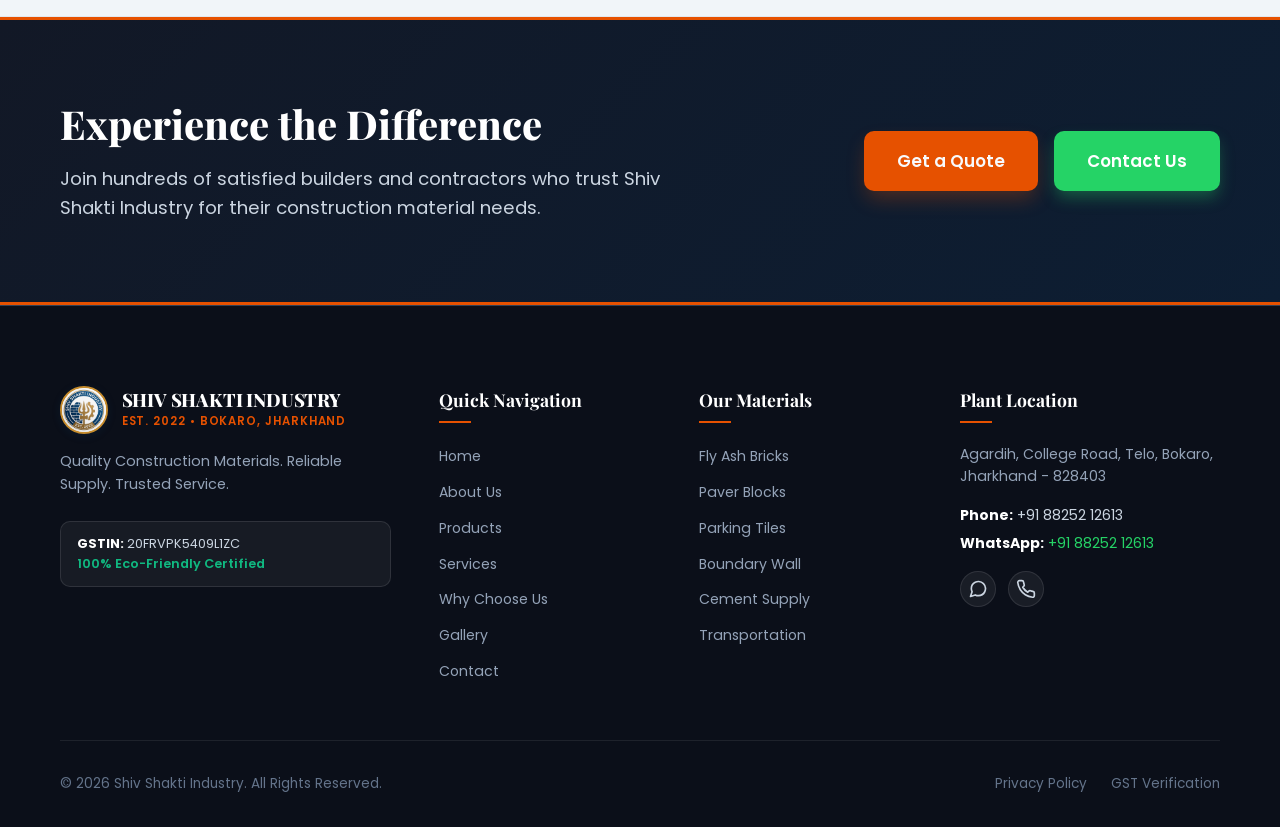
<file: why-us.html>
<!DOCTYPE html>
<html lang="en">
<head>
  <meta charset="UTF-8">
  <meta name="viewport" content="width=device-width, initial-scale=1.0">
  <title>Why Choose Us | Shiv Shakti Industry - Quality, Reliability & Trust in Bokaro</title>
  <meta name="description" content="Why choose Shiv Shakti Industry: Quality products, reliable supply, timely delivery, competitive pricing, and customer support in Bokaro, Jharkhand.">
  <meta name="keywords" content="Shiv Shakti Industry, why choose us, quality construction materials, reliable supplier, Bokaro">
  <meta name="author" content="Shiv Shakti Industry">
  <meta name="robots" content="index, follow">
  <link rel="canonical" href="https://shivshaktiindustry.vercel.app/why-us.html">
  
  <!-- Open Graph / Facebook -->
  <meta property="og:type" content="website">
  <meta property="og:url" content="https://shivshaktiindustry.vercel.app/why-us.html">
  <meta property="og:title" content="Why Choose Us | Shiv Shakti Industry - Quality & Reliability">
  <meta property="og:description" content="Quality products, reliable supply, timely delivery in Bokaro, Jharkhand.">
  <meta property="og:image" content="https://shivshaktiindustry.vercel.app/assets/images/logo.jpeg">
  <meta property="og:site_name" content="Shiv Shakti Industry">
  
  <!-- Twitter -->
  <meta name="twitter:card" content="summary_large_image">
  <meta name="twitter:title" content="Why Choose Us | Shiv Shakti Industry">
  <meta name="twitter:description" content="Quality, reliability and trust in construction materials.">
  <meta name="twitter:image" content="https://shivshaktiindustry.vercel.app/assets/images/logo.jpeg">
  
  <!-- Favicon -->
  <link rel="icon" type="image/png" href="assets/images/logo.jpeg">
  <link rel="apple-touch-icon" href="assets/images/logo.jpeg">
  
  <!-- Google Fonts -->
  <link rel="preconnect" href="https://fonts.googleapis.com">
  <link rel="preconnect" href="https://fonts.gstatic.com" crossorigin>
  <link href="https://fonts.googleapis.com/css2?family=Poppins:wght@300;400;500;600;700;800;900&family=Playfair+Display:wght@400;500;600;700&display=swap" rel="stylesheet">
  
  <!-- Stylesheet -->
  <link rel="stylesheet" href="css/styles.css">
</head>
<body>


  <!-- HEADER -->
  <header class="navbar" id="navbar"><div class="container navbar-inner"><a href="index.html" class="brand-logo"><div class="brand-logo-img-wrap"><img src="assets/images/logo.jpeg" alt="Shiv Shakti Industry Logo" class="brand-logo-img"></div><div class="brand-text"><span class="brand-title">SHIV SHAKTI INDUSTRY</span><span class="brand-subtitle">Manufacturing &amp; Supply &bull; Est. 2022</span></div></a><nav><ul class="nav-menu"><li><a href="index.html" class="nav-link">Home</a></li><li><a href="products.html" class="nav-link">Products</a></li><li><a href="services.html" class="nav-link">Services</a></li><li><a href="why-us.html" class="nav-link active">Why Us</a></li><li><a href="gallery.html" class="nav-link">Gallery</a></li><li><a href="about.html" class="nav-link">About</a></li><li><a href="contact.html" class="nav-link">Contact</a></li></ul></nav><div class="nav-actions"><button onclick="openQuoteModal()" class="btn btn-primary btn-sm">Get a Quote</button><button class="hamburger-btn" id="hamburgerBtn"><svg class="icon" style="width:28px;height:28px;" viewBox="0 0 24 24"><line x1="3" y1="12" x2="21" y2="12"></line><line x1="3" y1="6" x2="21" y2="6"></line><line x1="3" y1="18" x2="21" y2="18"></line></svg></button></div></div><div class="mobile-drawer" id="mobileDrawer"><ul class="mobile-menu"><li><a href="index.html" class="nav-link">Home</a></li><li><a href="products.html" class="nav-link">Products</a></li><li><a href="services.html" class="nav-link">Services</a></li><li><a href="why-us.html" class="nav-link active">Why Us</a></li><li><a href="gallery.html" class="nav-link">Gallery</a></li><li><a href="about.html" class="nav-link">About</a></li><li><a href="contact.html" class="nav-link">Contact</a></li></ul><div class="mobile-drawer-actions"><button onclick="openQuoteModal(); toggleMobileMenu();" class="btn btn-primary">Get a Quote</button><a href="https://wa.me/918825212613" target="_blank" class="btn btn-whatsapp"><svg class="icon" viewBox="0 0 24 24"><path d="M21 11.5a8.38 8.38 0 0 1-.9 3.8 8.5 8.5 0 0 1-7.6 4.7 8.38 8.38 0 0 1-3.8-.9L3 21l1.9-5.7a8.38 8.38 0 0 1-.9-3.8 8.5 8.5 0 0 1 4.7-7.6 8.38 8.38 0 0 1 3.8-.9h.5a8.48 8.48 0 0 1 8 8v.5z"></path></svg> Chat on WhatsApp</a></div></div></header>

  <!-- PAGE HERO -->
  <section class="hero-section" style="padding:4rem 0 3rem;"><div class="hero-pattern"></div><div class="container" style="position:relative;z-index:3;text-align:center;"><span class="badge-sub" style="background:rgba(255,255,255,0.1);color:#ffb74d;border-color:rgba(255,255,255,0.18);">The Industrial Advantage</span><h1 class="hero-headline" style="font-size:2.5rem;">Why Choose <span>Shiv Shakti Industry?</span></h1><p class="hero-description" style="max-width:700px;margin:0 auto;">We combine advanced automated machinery, dedicated transport logistics, and customer-first business ethics to support builders and contractors.</p></div></section>

  <!-- WHY US SECTION -->
  <section class="section-why-us" style="padding-top:3rem;">
    <div class="container">
      <div class="why-us-grid">
        <div class="why-card"><div class="why-icon"><svg class="icon" viewBox="0 0 24 24"><path d="M12 22s8-4 8-10V5l-8-3-8 3v7c0 6 8 10 8 10z"></path></svg></div><h4>1. Quality Products</h4><p>Reliable construction materials manufactured with attention to consistency, dimensional accuracy and lasting durability.</p></div>
        <div class="why-card"><div class="why-icon"><svg class="icon" viewBox="0 0 24 24"><rect x="2" y="7" width="20" height="14" rx="2" ry="2"></rect><path d="M16 21V5a2 2 0 0 0-2-2h-4a2 2 0 0 0-2 2v16"></path></svg></div><h4>2. Reliable Supply</h4><p>Dependable material availability for regular and bulk requirements, avoiding site downtime and project delays.</p></div>
        <div class="why-card"><div class="why-icon"><svg class="icon" viewBox="0 0 24 24"><circle cx="12" cy="12" r="10"></circle><polyline points="12 6 12 12 16 14"></polyline></svg></div><h4>3. Timely Delivery</h4><p>Transportation support focused on getting materials to the required destination on time with our dedicated vehicle fleet.</p></div>
        <div class="why-card"><div class="why-icon"><svg class="icon" viewBox="0 0 24 24"><line x1="12" y1="1" x2="12" y2="23"></line><path d="M17 5H9.5a3.5 3.5 0 0 0 0 7h5a3.5 3.5 0 0 1 0 7H6"></path></svg></div><h4>4. Competitive Pricing</h4><p>Fair and transparent direct-factory pricing for construction-material requirements without unnecessary middleman costs.</p></div>
        <div class="why-card"><div class="why-icon"><svg class="icon" viewBox="0 0 24 24"><path d="M17 21v-2a4 4 0 0 0-4-4H5a4 4 0 0 0-4 4v2"></path><circle cx="9" cy="7" r="4"></circle><path d="M23 21v-2a4 4 0 0 0-3-3.87"></path><path d="M16 3.13a4 4 0 0 1 0 7.75"></path></svg></div><h4>5. Bulk Orders</h4><p>High manufacturing capacity capable of supporting contractors, builders, hardware dealers and large government/commercial projects.</p></div>
        <div class="why-card"><div class="why-icon"><svg class="icon" viewBox="0 0 24 24"><path d="M22 16.92v3a2 2 0 0 1-2.18 2 19.79 19.79 0 0 1-8.63-3.07 19.5 19.5 0 0 1-6-6 19.79 19.79 0 0 1-3.07-8.67A2 2 0 0 1 4.11 2h3a2 2 0 0 1 2 1.72 12.84 12.84 0 0 0 .7 2.81 2 2 0 0 1-.45 2.11L8.09 9.91a16 16 0 0 0 6 6l1.27-1.27a2 2 0 0 1 2.11-.45 12.84 12.84 0 0 0 2.81.7A2 2 0 0 1 22 16.92z"></path></svg></div><h4>6. Customer Support</h4><p>Responsive and dependable service from the initial product enquiry right through to on-site unloading and delivery confirmation.</p></div>
      </div>
    </div>
  </section>

  <!-- CUSTOMER TYPES -->
  <section class="section-customers" aria-label="Customer segments">
    <div class="container">
      <div class="section-header" style="margin-bottom:2rem;"><span class="badge-sub">Who We Serve</span><h2 class="section-title">Serving Construction Businesses <span>&amp; Customers</span></h2><p class="section-desc">Supplying quality materials across Bokaro, Dhanbad, Giridih, Ranchi and surrounding regions in Jharkhand.</p></div>
      <div class="customer-chips-grid">
        <div class="customer-chip"><div class="customer-chip-icon"><svg class="icon" viewBox="0 0 24 24"><path d="M3 9l9-7 9 7v11a2 2 0 0 1-2 2H5a2 2 0 0 1-2-2z"></path></svg></div><div><h4>Builders</h4><span style="font-size:0.75rem;color:var(--text-muted);">Residential &amp; Commercial</span></div></div>
        <div class="customer-chip"><div class="customer-chip-icon"><svg class="icon" viewBox="0 0 24 24"><path d="M14.7 6.3a1 1 0 0 0 0 1.4l1.6 1.6a1 1 0 0 0 1.4 0l3.77-3.77a6 6 0 0 1-7.94 7.94l-6.91 6.91a2.12 2.12 0 0 1-3-3l6.91-6.91a6 6 0 0 1 7.94-7.94l-3.76 3.76z"></path></svg></div><div><h4>Contractors</h4><span style="font-size:0.75rem;color:var(--text-muted);">Civil &amp; Infrastructure</span></div></div>
        <div class="customer-chip"><div class="customer-chip-icon"><svg class="icon" viewBox="0 0 24 24"><rect x="4" y="2" width="16" height="20" rx="2" ry="2"></rect><line x1="9" y1="22" x2="9" y2="2"></line><line x1="15" y1="22" x2="15" y2="2"></line></svg></div><div><h4>Developers</h4><span style="font-size:0.75rem;color:var(--text-muted);">Real Estate &amp; Townships</span></div></div>
        <div class="customer-chip"><div class="customer-chip-icon"><svg class="icon" viewBox="0 0 24 24"><path d="M6 2L3 6v14a2 2 0 0 0 2 2h14a2 2 0 0 0 2-2V6l-3-4z"></path><line x1="3" y1="6" x2="21" y2="6"></line></svg></div><div><h4>Hardware Dealers</h4><span style="font-size:0.75rem;color:var(--text-muted);">Wholesale &amp; Retail Stores</span></div></div>
        <div class="customer-chip"><div class="customer-chip-icon"><svg class="icon" viewBox="0 0 24 24"><polygon points="12 2 2 7 12 12 22 7 12 2"></polygon><polyline points="2 17 12 22 22 17"></polyline><polyline points="2 12 12 17 22 12"></polyline></svg></div><div><h4>Infrastructure Projects</h4><span style="font-size:0.75rem;color:var(--text-muted);">Roads, Bridges &amp; Drains</span></div></div>
        <div class="customer-chip"><div class="customer-chip-icon"><svg class="icon" viewBox="0 0 24 24"><path d="M20 21v-2a4 4 0 0 0-4-4H8a4 4 0 0 0-4 4v2"></path><circle cx="12" cy="7" r="4"></circle></svg></div><div><h4>Individual Customers</h4><span style="font-size:0.75rem;color:var(--text-muted);">Homeowners &amp; Renovators</span></div></div>
        <div class="customer-chip"><div class="customer-chip-icon"><svg class="icon" viewBox="0 0 24 24"><rect x="3" y="3" width="18" height="18" rx="2" ry="2"></rect><line x1="3" y1="9" x2="21" y2="9"></line><line x1="9" y1="21" x2="9" y2="9"></line></svg></div><div><h4>Commercial Projects</h4><span style="font-size:0.75rem;color:var(--text-muted);">Offices, Yards &amp; Malls</span></div></div>
        <div class="customer-chip"><div class="customer-chip-icon"><svg class="icon" viewBox="0 0 24 24"><path d="M12 22s8-4 8-10V5l-8-3-8 3v7c0 6 8 10 8 10z"></path></svg></div><div><h4>Boundary &amp; Plot Owners</h4><span style="font-size:0.75rem;color:var(--text-muted);">Fencing &amp; Land Security</span></div></div>
      </div>
    </div>
  </section>

  <!-- CTA -->
  <section class="section-cta"><div class="container"><div class="cta-inner"><div class="cta-content"><h2>Experience the Difference</h2><p>Join hundreds of satisfied builders and contractors who trust Shiv Shakti Industry for their construction material needs.</p></div><div class="cta-buttons"><button onclick="openQuoteModal()" class="btn btn-primary btn-lg">Get a Quote</button><a href="contact.html" class="btn btn-whatsapp btn-lg">Contact Us</a></div></div></div></section>

  <!-- FOOTER -->
  <footer class="footer"><div class="container"><div class="footer-grid"><div class="footer-brand"><a href="index.html" class="brand-logo" style="margin-bottom:1rem;"><div class="brand-logo-img-wrap" style="width:48px;height:48px;"><img src="assets/images/logo.jpeg" alt="Logo" class="brand-logo-img"></div><div class="brand-text"><span class="brand-title" style="font-size:1.15rem;">SHIV SHAKTI INDUSTRY</span><span class="brand-subtitle">Est. 2022 &bull; Bokaro, Jharkhand</span></div></a><p>Quality Construction Materials. Reliable Supply. Trusted Service.</p><div class="footer-gst-box"><span><strong>GSTIN:</strong> 20FRVPK5409L1ZC</span><br><span style="color:#10b981;font-weight:600;">100% Eco-Friendly Certified</span></div></div><div class="footer-col"><h4>Quick Navigation</h4><ul class="footer-links"><li><a href="index.html">Home</a></li><li><a href="about.html">About Us</a></li><li><a href="products.html">Products</a></li><li><a href="services.html">Services</a></li><li><a href="why-us.html">Why Choose Us</a></li><li><a href="gallery.html">Gallery</a></li><li><a href="contact.html">Contact</a></li></ul></div><div class="footer-col"><h4>Our Materials</h4><ul class="footer-links"><li><a href="products.html">Fly Ash Bricks</a></li><li><a href="products.html">Paver Blocks</a></li><li><a href="products.html">Parking Tiles</a></li><li><a href="products.html">Boundary Wall</a></li><li><a href="products.html">Cement Supply</a></li><li><a href="services.html">Transportation</a></li></ul></div><div class="footer-col"><h4>Plant Location</h4><p style="font-size:0.88rem;line-height:1.6;color:#94a3b8;margin-bottom:1rem;">Agardih, College Road, Telo, Bokaro, Jharkhand - 828403</p><p style="font-size:0.88rem;color:#ffffff;margin-bottom:0.4rem;"><strong>Phone:</strong> <a href="tel:8825212613" style="color:#cbd5e1;">+91 88252 12613</a></p><p style="font-size:0.88rem;color:#ffffff;margin-bottom:1rem;"><strong>WhatsApp:</strong> <a href="https://wa.me/918825212613" target="_blank" style="color:#25d366;">+91 88252 12613</a></p><div class="footer-socials"><a href="https://wa.me/918825212613" target="_blank" class="social-btn"><svg class="icon" viewBox="0 0 24 24"><path d="M21 11.5a8.38 8.38 0 0 1-.9 3.8 8.5 8.5 0 0 1-7.6 4.7 8.38 8.38 0 0 1-3.8-.9L3 21l1.9-5.7a8.38 8.38 0 0 1-.9-3.8 8.5 8.5 0 0 1 4.7-7.6 8.38 8.38 0 0 1 3.8-.9h.5a8.48 8.48 0 0 1 8 8v.5z"></path></svg></a><a href="tel:8825212613" class="social-btn"><svg class="icon" viewBox="0 0 24 24"><path d="M22 16.92v3a2 2 0 0 1-2.18 2 19.79 19.79 0 0 1-8.63-3.07 19.5 19.5 0 0 1-6-6 19.79 19.79 0 0 1-3.07-8.67A2 2 0 0 1 4.11 2h3a2 2 0 0 1 2 1.72 12.84 12.84 0 0 0 .7 2.81 2 2 0 0 1-.45 2.11L8.09 9.91a16 16 0 0 0 6 6l1.27-1.27a2 2 0 0 1 2.11-.45 12.84 12.84 0 0 0 2.81.7A2 2 0 0 1 22 16.92z"></path></svg></a></div></div></div><div class="footer-bottom"><div>&copy; 2026 Shiv Shakti Industry. All Rights Reserved.</div><div style="display:flex;gap:1.5rem;"><a href="index.html" style="color:#64748b;">Privacy Policy</a><a href="contact.html" style="color:#64748b;">GST Verification</a></div></div></div></footer>

  <!-- QUOTE MODAL -->
  <div class="quote-modal-overlay" id="quoteModalOverlay"><div class="quote-modal-box"><button class="quote-modal-close" onclick="closeQuoteModal()">&times;</button><div style="display:flex;align-items:center;gap:0.75rem;margin-bottom:0.75rem;"><div style="width:40px;height:40px;border-radius:50%;border:2px solid var(--gold);overflow:hidden;background:#fff;"><img src="assets/images/logo.jpeg" alt="Logo" style="width:100%;height:100%;object-fit:cover;"></div><div><h3 style="font-family:var(--font-heading);font-size:1.35rem;color:var(--primary);line-height:1.1;">Request Instant Quote</h3><span style="font-size:0.75rem;color:var(--accent);font-weight:700;">SHIV SHAKTI INDUSTRY</span></div></div><form id="modalQuoteForm" onsubmit="handleModalFormSubmit(event)"><div class="form-group"><label class="form-label" for="modalName">Your Name <span class="required">*</span></label><input type="text" id="modalName" class="form-control" required></div><div class="form-group"><label class="form-label" for="modalPhone">Phone <span class="required">*</span></label><input type="tel" id="modalPhone" class="form-control" required></div><div class="form-group"><label class="form-label" for="modalProduct">Product <span class="required">*</span></label><select id="modalProduct" class="form-control" required><option value="Fly Ash Bricks">Fly Ash Bricks</option><option value="Paver Blocks">Paver Blocks</option><option value="Cement / Parking Tiles">Parking Tiles</option><option value="Concrete Cover Blocks">Cover Blocks</option><option value="Complete Boundary Plate & Pole">Boundary Wall</option><option value="Cement Supply">Cement Supply</option><option value="Transportation Service">Transportation</option></select></div><div class="form-group"><label class="form-label" for="modalLocation">Delivery Location <span class="required">*</span></label><input type="text" id="modalLocation" class="form-control" required></div><div class="form-group"><label class="form-label" for="modalQuantity">Quantity</label><input type="text" id="modalQuantity" class="form-control"></div><div style="display:flex;gap:0.75rem;margin-top:1.25rem;"><button type="submit" class="btn btn-primary" style="flex:1;">Submit</button><button type="button" onclick="sendModalToWhatsApp()" class="btn btn-whatsapp" style="flex:1;"><svg class="icon" viewBox="0 0 24 24"><path d="M21 11.5a8.38 8.38 0 0 1-.9 3.8 8.5 8.5 0 0 1-7.6 4.7 8.38 8.38 0 0 1-3.8-.9L3 21l1.9-5.7a8.38 8.38 0 0 1-.9-3.8 8.5 8.5 0 0 1 4.7-7.6 8.38 8.38 0 0 1 3.8-.9h.5a8.48 8.48 0 0 1 8 8v.5z"></path></svg> WhatsApp</button></div></form></div></div>

  <div class="floating-actions"><button class="scroll-top-btn" id="scrollTopBtn"><svg class="icon" viewBox="0 0 24 24"><polyline points="18 15 12 9 6 15"></polyline></svg></button><a href="https://wa.me/918825212613" target="_blank" class="fab-btn fab-whatsapp"><svg class="icon" style="width:28px;height:28px;" viewBox="0 0 24 24"><path d="M21 11.5a8.38 8.38 0 0 1-.9 3.8 8.5 8.5 0 0 1-7.6 4.7 8.38 8.38 0 0 1-3.8-.9L3 21l1.9-5.7a8.38 8.38 0 0 1-.9-3.8 8.5 8.5 0 0 1 4.7-7.6 8.38 8.38 0 0 1 3.8-.9h.5a8.48 8.48 0 0 1 8 8v.5z"></path></svg></a><a href="tel:8825212613" class="fab-btn fab-call"><svg class="icon" style="width:24px;height:24px;" viewBox="0 0 24 24"><path d="M22 16.92v3a2 2 0 0 1-2.18 2 19.79 19.79 0 0 1-8.63-3.07 19.5 19.5 0 0 1-6-6 19.79 19.79 0 0 1-3.07-8.67A2 2 0 0 1 4.11 2h3a2 2 0 0 1 2 1.72 12.84 12.84 0 0 0 .7 2.81 2 2 0 0 1-.45 2.11L8.09 9.91a16 16 0 0 0 6 6l1.27-1.27a2 2 0 0 1 2.11-.45 12.84 12.84 0 0 0 2.81.7A2 2 0 0 1 22 16.92z"></path></svg></a></div>

  <script src="js/main.js"></script>
</body>
</html>
</file>
<file: css/styles.css>
/* ==========================================================================
   CSS VARIABLES & RESET
   ========================================================================== */
:root {
  --primary: #121826;
  --primary-light: #1e293b;
  --primary-dark: #0b0f19;
  --secondary: #475569;
  --secondary-light: #64748b;
  
  --accent: #e65100;
  --accent-hover: #f57c00;
  --accent-light: #fff3e0;
  --accent-glow: rgba(230, 81, 0, 0.2);

  --navy: #0e3b66;
  --navy-light: #16538e;
  --gold: #c68b2c;

  --bg-light: #f8fafc;
  --bg-white: #ffffff;
  --bg-muted: #f1f5f9;
  --bg-card: #ffffff;

  --text-dark: #0f172a;
  --text-muted: #475569;
  --text-light: #94a3b8;
  --text-white: #f8fafc;

  --border-color: #e2e8f0;
  --border-dark: #334155;

  --shadow-sm: 0 1px 2px 0 rgba(0, 0, 0, 0.05);
  --shadow-md: 0 4px 6px -1px rgba(0, 0, 0, 0.08), 0 2px 4px -2px rgba(0, 0, 0, 0.05);
  --shadow-lg: 0 10px 15px -3px rgba(0, 0, 0, 0.09), 0 4px 6px -4px rgba(0, 0, 0, 0.05);
  --shadow-xl: 0 20px 25px -5px rgba(0, 0, 0, 0.12), 0 8px 10px -6px rgba(0, 0, 0, 0.04);
  --shadow-accent: 0 10px 20px -3px rgba(230, 81, 0, 0.3);

  --radius-sm: 6px;
  --radius-md: 10px;
  --radius-lg: 16px;
  --radius-full: 9999px;

  --font-main: 'Poppins', -apple-system, BlinkMacSystemFont, 'Segoe UI', Roboto, sans-serif;
  --font-heading: 'Playfair Display', var(--font-main);
  
  --container-max: 1200px;
  --transition: all 0.25s cubic-bezier(0.4, 0, 0.2, 1);
}

*, *::before, *::after {
  box-sizing: border-box;
  margin: 0;
  padding: 0;
}

html {
  scroll-behavior: smooth;
  font-size: 16px;
  -webkit-tap-highlight-color: transparent;
}

body {
  font-family: var(--font-main);
  background-color: var(--bg-light);
  color: var(--text-dark);
  line-height: 1.6;
  overflow-x: hidden;
}

img {
  max-width: 100%;
  height: auto;
  display: block;
}

a {
  color: inherit;
  text-decoration: none;
  transition: var(--transition);
}

button, input, select, textarea {
  font: inherit;
}

/* ==========================================================================
   PAGE LOAD ANIMATIONS
   ========================================================================== */
@keyframes fadeInUp {
  from {
    opacity: 0;
    transform: translateY(30px);
  }
  to {
    opacity: 1;
    transform: translateY(0);
  }
}

@keyframes fadeInDown {
  from {
    opacity: 0;
    transform: translateY(-30px);
  }
  to {
    opacity: 1;
    transform: translateY(0);
  }
}

@keyframes fadeInLeft {
  from {
    opacity: 0;
    transform: translateX(-30px);
  }
  to {
    opacity: 1;
    transform: translateX(0);
  }
}

@keyframes fadeInRight {
  from {
    opacity: 0;
    transform: translateX(30px);
  }
  to {
    opacity: 1;
    transform: translateX(0);
  }
}

@keyframes scaleIn {
  from {
    opacity: 0;
    transform: scale(0.9);
  }
  to {
    opacity: 1;
    transform: scale(1);
  }
}

@keyframes slideInLeft {
  from {
    opacity: 0;
    transform: translateX(-100%);
  }
  to {
    opacity: 1;
    transform: translateX(0);
  }
}

@keyframes slideInRight {
  from {
    opacity: 0;
    transform: translateX(100%);
  }
  to {
    opacity: 1;
    transform: translateX(0);
  }
}

.animate-fade-in-up {
  animation: fadeInUp 0.6s ease forwards;
}

.animate-fade-in-down {
  animation: fadeInDown 0.6s ease forwards;
}

.animate-fade-in-left {
  animation: fadeInLeft 0.6s ease forwards;
}

.animate-fade-in-right {
  animation: fadeInRight 0.6s ease forwards;
}

.animate-scale-in {
  animation: scaleIn 0.6s ease forwards;
}

.animate-delay-100 { animation-delay: 0.1s; }
.animate-delay-200 { animation-delay: 0.2s; }
.animate-delay-300 { animation-delay: 0.3s; }
.animate-delay-400 { animation-delay: 0.4s; }
.animate-delay-500 { animation-delay: 0.5s; }

/* ==========================================================================
   CONTAINER & LAYOUT UTILITIES
   ========================================================================== */
.container {
  width: 100%;
  max-width: var(--container-max);
  margin-left: auto;
  margin-right: auto;
  padding-left: 1.25rem;
  padding-right: 1.25rem;
}

/* ==========================================================================
   TYPOGRAPHY UTILITIES
   ========================================================================== */
.section-header {
  text-align: center;
  max-width: 760px;
  margin: 0 auto 3.5rem;
}

.badge-sub {
  display: inline-flex;
  align-items: center;
  gap: 0.5rem;
  padding: 0.35rem 0.9rem;
  background-color: var(--accent-light);
  color: var(--accent);
  border: 1px solid rgba(230, 81, 0, 0.25);
  border-radius: var(--radius-full);
  font-size: 0.825rem;
  font-weight: 700;
  text-transform: uppercase;
  letter-spacing: 0.05em;
  margin-bottom: 0.85rem;
}

.section-title {
  font-family: var(--font-heading);
  font-size: 2.25rem;
  font-weight: 700;
  color: var(--primary);
  line-height: 1.25;
  margin-bottom: 1rem;
  letter-spacing: -0.02em;
}

.section-title span {
  color: var(--accent);
}

.section-desc {
  font-size: 1.1rem;
  color: var(--text-muted);
  line-height: 1.65;
}

/* ==========================================================================
   BUTTONS
   ========================================================================== */
.btn {
  display: inline-flex;
  align-items: center;
  justify-content: center;
  gap: 0.5rem;
  font-weight: 600;
  font-size: 0.95rem;
  padding: 0.75rem 1.6rem;
  border-radius: var(--radius-md);
  cursor: pointer;
  border: 1px solid transparent;
  transition: var(--transition);
  text-align: center;
}

.btn:active {
  transform: scale(0.97);
}

.btn-primary {
  background-color: var(--accent);
  color: var(--text-white);
  box-shadow: var(--shadow-accent);
}

.btn-primary:hover {
  background-color: var(--accent-hover);
  transform: translateY(-2px);
  box-shadow: 0 12px 24px -4px rgba(230, 81, 0, 0.4);
}

.btn-secondary {
  background-color: var(--primary-light);
  color: var(--text-white);
  border: 1px solid var(--border-dark);
}

.btn-secondary:hover {
  background-color: var(--primary);
  transform: translateY(-2px);
  border-color: var(--accent);
}

.btn-outline {
  background-color: transparent;
  color: var(--primary);
  border: 1.5px solid var(--border-color);
}

.btn-outline:hover {
  border-color: var(--accent);
  color: var(--accent);
  background-color: var(--accent-light);
}

.btn-whatsapp {
  background-color: #25d366;
  color: #ffffff;
  box-shadow: 0 8px 16px -2px rgba(37, 211, 102, 0.35);
}

.btn-whatsapp:hover {
  background-color: #20bd5a;
  transform: translateY(-2px);
  box-shadow: 0 12px 20px -2px rgba(37, 211, 102, 0.5);
}

.btn-sm {
  padding: 0.45rem 1rem;
  font-size: 0.85rem;
  border-radius: var(--radius-sm);
}

.btn-lg {
  padding: 0.95rem 2rem;
  font-size: 1.05rem;
}

/* ==========================================================================
   ICON HELPER
   ========================================================================== */
.icon {
  width: 1.25rem;
  height: 1.25rem;
  stroke-width: 2;
  stroke: currentColor;
  fill: none;
  stroke-linecap: round;
  stroke-linejoin: round;
  vertical-align: middle;
  display: inline-block;
  flex-shrink: 0;
}

/* ==========================================================================
   TOP ANNOUNCEMENT BAR
   ========================================================================== */
.top-bar {
  background-color: var(--primary-dark);
  color: var(--text-light);
  font-size: 0.8rem;
  border-bottom: 1px solid rgba(255, 255, 255, 0.08);
  padding: 0.4rem 0;
}

.top-bar-inner {
  display: flex;
  justify-content: space-between;
  align-items: center;
  flex-wrap: wrap;
  gap: 0.5rem;
}

.top-bar-left, .top-bar-right {
  display: flex;
  align-items: center;
  gap: 1.25rem;
  flex-wrap: wrap;
}

.top-bar-item {
  display: inline-flex;
  align-items: center;
  gap: 0.4rem;
}

.top-bar-item a:hover {
  color: var(--accent);
}

.gst-tag {
  background-color: rgba(230, 81, 0, 0.15);
  color: #ff9800;
  padding: 0.15rem 0.5rem;
  border-radius: 4px;
  font-weight: 700;
  border: 1px solid rgba(230, 81, 0, 0.3);
  letter-spacing: 0.03em;
}

/* ==========================================================================
   STICKY NAVBAR
   ========================================================================== */
.navbar {
  position: sticky;
  top: 0;
  z-index: 100;
  background-color: rgba(255, 255, 255, 0.96);
  backdrop-filter: blur(12px);
  border-bottom: 1px solid var(--border-color);
  transition: var(--transition);
  box-shadow: var(--shadow-sm);
}

.navbar.scrolled {
  box-shadow: var(--shadow-md);
  background-color: rgba(255, 255, 255, 0.98);
}

.navbar-inner {
  display: flex;
  align-items: center;
  justify-content: space-between;
  height: 78px;
}

.brand-logo {
  display: flex;
  align-items: center;
  gap: 0.85rem;
}

.brand-logo-img-wrap {
  width: 54px;
  height: 54px;
  border-radius: 50%;
  overflow: hidden;
  display: flex;
  align-items: center;
  justify-content: center;
  border: 2.5px solid var(--gold);
  box-shadow: 0 2px 8px rgba(14, 59, 102, 0.2);
  background-color: #ffffff;
  flex-shrink: 0;
  transition: var(--transition);
}

.brand-logo:hover .brand-logo-img-wrap {
  transform: rotate(5deg) scale(1.05);
  border-color: var(--accent);
}

.brand-logo-img {
  width: 100%;
  height: 100%;
  object-fit: cover;
  object-position: center;
}

.brand-text {
  display: flex;
  flex-direction: column;
}

.brand-title {
  font-family: var(--font-heading);
  font-size: 1.25rem;
  font-weight: 800;
  color: var(--primary);
  letter-spacing: -0.01em;
  line-height: 1.1;
}

.brand-subtitle {
  font-size: 0.72rem;
  font-weight: 600;
  color: var(--accent);
  text-transform: uppercase;
  letter-spacing: 0.08em;
  margin-top: 2px;
}

.nav-menu {
  display: flex;
  align-items: center;
  gap: 1.5rem;
  list-style: none;
}

.nav-link {
  font-size: 0.925rem;
  font-weight: 600;
  color: var(--text-dark);
  padding: 0.5rem 0.2rem;
  position: relative;
}

.nav-link::after {
  content: '';
  position: absolute;
  bottom: 0;
  left: 0;
  width: 0;
  height: 2px;
  background-color: var(--accent);
  transition: var(--transition);
  border-radius: 2px;
}

.nav-link:hover, .nav-link.active {
  color: var(--accent);
}

.nav-link:hover::after, .nav-link.active::after {
  width: 100%;
}

.nav-actions {
  display: flex;
  align-items: center;
  gap: 0.85rem;
}

.hamburger-btn {
  display: none;
  background: none;
  border: none;
  cursor: pointer;
  padding: 0.4rem;
  color: var(--primary);
}

/* ==========================================================================
   MOBILE DRAWER
   ========================================================================== */
.mobile-drawer {
  display: none;
  position: fixed;
  top: 78px;
  left: 0;
  right: 0;
  background-color: #ffffff;
  border-bottom: 2px solid var(--accent);
  box-shadow: var(--shadow-xl);
  padding: 1.5rem 1.25rem;
  z-index: 99;
  transform: translateY(-100%);
  opacity: 0;
  transition: transform 0.3s ease, opacity 0.3s ease;
}

.mobile-drawer.open {
  display: block;
  transform: translateY(0);
  opacity: 1;
}

.mobile-menu {
  list-style: none;
  display: flex;
  flex-direction: column;
  gap: 0.85rem;
}

.mobile-menu .nav-link {
  display: block;
  padding: 0.6rem 0;
  font-size: 1.05rem;
  border-bottom: 1px solid var(--border-color);
}

.mobile-drawer-actions {
  margin-top: 1.25rem;
  display: flex;
  flex-direction: column;
  gap: 0.75rem;
}

/* ==========================================================================
   HERO SECTION
   ========================================================================== */
.hero-section {
  position: relative;
  background-color: var(--primary-dark);
  color: var(--text-white);
  padding: 5.5rem 0 4.5rem;
  overflow: hidden;
  border-bottom: 3px solid var(--accent);
}

.hero-bg {
  position: absolute;
  top: 0;
  left: 0;
  width: 100%;
  height: 100%;
  object-fit: cover;
  opacity: 0.22;
  filter: grayscale(40%) contrast(120%);
  z-index: 1;
}

.hero-pattern {
  position: absolute;
  top: 0;
  left: 0;
  width: 100%;
  height: 100%;
  background-image: 
    radial-gradient(circle at 20% 30%, rgba(230, 81, 0, 0.15) 0%, transparent 50%),
    radial-gradient(circle at 80% 80%, rgba(14, 59, 102, 0.35) 0%, transparent 60%);
  z-index: 2;
}

.hero-container {
  position: relative;
  z-index: 3;
  display: grid;
  grid-template-columns: 1.15fr 0.85fr;
  gap: 3.5rem;
  align-items: center;
}

.hero-content {
  max-width: 650px;
}

.hero-badge {
  display: inline-flex;
  align-items: center;
  gap: 0.6rem;
  background-color: rgba(255, 255, 255, 0.1);
  border: 1px solid rgba(255, 255, 255, 0.18);
  border-radius: var(--radius-full);
  padding: 0.4rem 1rem;
  font-size: 0.85rem;
  font-weight: 600;
  color: #ffb74d;
  margin-bottom: 1.5rem;
  backdrop-filter: blur(8px);
}

.hero-badge-pulse {
  width: 8px;
  height: 8px;
  border-radius: 50%;
  background-color: var(--accent);
  box-shadow: 0 0 0 4px rgba(230, 81, 0, 0.4);
  animation: pulse 2s infinite;
}

@keyframes pulse {
  0% { box-shadow: 0 0 0 0 rgba(230, 81, 0, 0.7); }
  70% { box-shadow: 0 0 0 10px rgba(230, 81, 0, 0); }
  100% { box-shadow: 0 0 0 0 rgba(230, 81, 0, 0); }
}

.hero-headline {
  font-family: var(--font-heading);
  font-size: 3.5rem;
  font-weight: 800;
  line-height: 1.12;
  margin-bottom: 1.35rem;
  letter-spacing: -0.03em;
}

.hero-headline span {
  color: var(--accent);
  position: relative;
  display: inline-block;
}

.hero-headline span::after {
  content: '';
  position: absolute;
  bottom: 6px;
  left: 0;
  width: 100%;
  height: 8px;
  background-color: rgba(230, 81, 0, 0.35);
  z-index: -1;
  border-radius: 4px;
}

.hero-description {
  font-size: 0.95rem;
  line-height: 1.65;
  color: #cbd5e1;
  margin-bottom: 2.25rem;
}

.hero-cta-group {
  display: flex;
  align-items: center;
  gap: 1rem;
  flex-wrap: wrap;
  margin-bottom: 2.5rem;
}

.hero-trust-bar {
  display: flex;
  align-items: center;
  gap: 1.25rem;
  padding-top: 1.5rem;
  border-top: 1px solid rgba(255, 255, 255, 0.15);
  font-size: 0.88rem;
  color: #94a3b8;
  font-weight: 500;
  flex-wrap: wrap;
}

.hero-trust-item {
  display: inline-flex;
  align-items: center;
  gap: 0.4rem;
  color: #e2e8f0;
}

.hero-trust-item svg {
  color: var(--accent);
}

.hero-visual {
  position: relative;
}

.hero-card {
  background: linear-gradient(145deg, rgba(30, 41, 59, 0.85), rgba(15, 23, 42, 0.95));
  border: 1px solid rgba(255, 255, 255, 0.15);
  border-radius: var(--radius-lg);
  padding: 1.75rem;
  backdrop-filter: blur(16px);
  box-shadow: 0 25px 50px -12px rgba(0, 0, 0, 0.5);
}

.hero-card-header {
  display: flex;
  align-items: center;
  gap: 1rem;
  margin-bottom: 1.25rem;
  padding-bottom: 1rem;
  border-bottom: 1px solid rgba(255, 255, 255, 0.1);
}

.hero-seal-wrap {
  width: 72px;
  height: 72px;
  border-radius: 50%;
  border: 2px solid var(--gold);
  overflow: hidden;
  flex-shrink: 0;
  background-color: #ffffff;
  box-shadow: 0 4px 12px rgba(0, 0, 0, 0.3);
}

.hero-seal-wrap img {
  width: 100%;
  height: 100%;
  object-fit: cover;
}

.hero-card-title {
  font-family: var(--font-heading);
  font-size: 1.2rem;
  font-weight: 700;
  color: #ffffff;
  line-height: 1.2;
}

.hero-card-meta {
  font-size: 0.8rem;
  color: var(--accent);
  font-weight: 600;
  margin-top: 3px;
}

.hero-img-preview {
  width: 100%;
  height: 220px;
  border-radius: var(--radius-md);
  overflow: hidden;
  position: relative;
  margin-bottom: 1.25rem;
  border: 1px solid rgba(255, 255, 255, 0.1);
}

.hero-img-preview img {
  width: 100%;
  height: 100%;
  object-fit: cover;
}

.hero-img-overlay-tag {
  position: absolute;
  bottom: 10px;
  left: 10px;
  background-color: rgba(18, 24, 38, 0.85);
  backdrop-filter: blur(6px);
  padding: 0.35rem 0.75rem;
  border-radius: var(--radius-sm);
  font-size: 0.75rem;
  font-weight: 600;
  color: #ffffff;
  border: 1px solid rgba(255, 255, 255, 0.15);
  display: inline-flex;
  align-items: center;
  gap: 0.4rem;
}

.hero-stat-grid {
  display: grid;
  grid-template-columns: repeat(2, 1fr);
  gap: 0.75rem;
}

.hero-stat-box {
  background-color: rgba(255, 255, 255, 0.05);
  padding: 0.75rem;
  border-radius: var(--radius-sm);
  border: 1px solid rgba(255, 255, 255, 0.08);
}

.hero-stat-label {
  font-size: 0.72rem;
  color: #94a3b8;
  text-transform: uppercase;
  font-weight: 600;
  letter-spacing: 0.04em;
}

.hero-stat-val {
  font-size: 1rem;
  font-weight: 700;
  color: #ffffff;
  margin-top: 2px;
}

/* ==========================================================================
   HIGHLIGHTS TICKER BAR
   ========================================================================== */
.highlights-bar {
  background-color: var(--primary);
  color: #ffffff;
  padding: 1.25rem 0;
  border-bottom: 1px solid var(--border-dark);
}

.highlights-grid {
  display: grid;
  grid-template-columns: repeat(4, 1fr);
  gap: 1.5rem;
}

.highlight-card {
  display: flex;
  align-items: center;
  gap: 0.85rem;
  padding: 0.5rem;
}

.highlight-icon {
  width: 44px;
  height: 44px;
  border-radius: var(--radius-md);
  background-color: rgba(230, 81, 0, 0.15);
  color: var(--accent);
  display: flex;
  align-items: center;
  justify-content: center;
  flex-shrink: 0;
  border: 1px solid rgba(230, 81, 0, 0.3);
}

.highlight-text h4 {
  font-size: 0.95rem;
  font-weight: 700;
  color: #ffffff;
  line-height: 1.2;
}

.highlight-text p {
  font-size: 0.78rem;
  color: #94a3b8;
  margin-top: 2px;
}

/* ==========================================================================
   ABOUT US SECTION
   ========================================================================== */
.section-about {
  padding: 6rem 0;
  background-color: #ffffff;
}

.about-grid {
  display: grid;
  grid-template-columns: 1fr 1.05fr;
  gap: 4rem;
  align-items: center;
}

.about-visual {
  position: relative;
}

.about-img-main {
  width: 100%;
  height: 460px;
  border-radius: var(--radius-lg);
  object-fit: cover;
  box-shadow: var(--shadow-xl);
  border: 1px solid var(--border-color);
}

.about-badge-card {
  position: absolute;
  bottom: -24px;
  right: -20px;
  background-color: var(--primary);
  color: #ffffff;
  padding: 1.5rem 1.75rem;
  border-radius: var(--radius-lg);
  box-shadow: var(--shadow-xl);
  border: 2px solid var(--accent);
  max-width: 280px;
}

.about-badge-card h4 {
  font-family: var(--font-heading);
  font-size: 1.25rem;
  font-weight: 700;
  color: #ffffff;
  line-height: 1.2;
  margin-bottom: 0.25rem;
}

.about-badge-card p {
  font-size: 0.85rem;
  color: #cbd5e1;
}

.about-text .lead {
  font-size: 1.15rem;
  color: var(--primary);
  font-weight: 600;
  line-height: 1.6;
  margin-bottom: 1.25rem;
}

.about-text p {
  font-size: 1rem;
  color: var(--text-muted);
  line-height: 1.7;
  margin-bottom: 1.5rem;
}

.about-pillars {
  display: grid;
  grid-template-columns: repeat(2, 1fr);
  gap: 1.25rem;
  margin: 2rem 0;
}

.pillar-box {
  background-color: var(--bg-light);
  padding: 1.2rem;
  border-radius: var(--radius-md);
  border-left: 3.5px solid var(--accent);
  transition: var(--transition);
}

.pillar-box:hover {
  background-color: #ffffff;
  box-shadow: var(--shadow-md);
  transform: translateY(-2px);
}

.pillar-box h4 {
  font-size: 1rem;
  font-weight: 700;
  color: var(--primary);
  margin-bottom: 0.35rem;
}

.pillar-box p {
  font-size: 0.85rem;
  color: var(--text-muted);
  margin-bottom: 0;
  line-height: 1.45;
}

/* ==========================================================================
   PRODUCTS SECTION
   ========================================================================== */
.section-products {
  padding: 6rem 0;
  background-color: var(--bg-muted);
}

.product-filter-tabs {
  display: flex;
  justify-content: center;
  gap: 0.65rem;
  flex-wrap: wrap;
  margin-bottom: 3rem;
  padding: 0.5rem 0;
}

.filter-tab {
  padding: 0.55rem 1.25rem;
  background-color: #ffffff;
  color: var(--text-dark);
  border: 1px solid var(--border-color);
  border-radius: var(--radius-full);
  font-size: 0.875rem;
  font-weight: 600;
  cursor: pointer;
  transition: var(--transition);
  white-space: nowrap;
  flex-shrink: 0;
}

.filter-tab:active {
  transform: scale(0.95);
}

.filter-tab:hover, .filter-tab.active {
  background-color: var(--primary);
  color: #ffffff;
  border-color: var(--primary);
  box-shadow: var(--shadow-sm);
}

.products-grid {
  display: grid;
  grid-template-columns: repeat(3, 1fr);
  gap: 2rem;
}

.product-card {
  background-color: #ffffff;
  border-radius: var(--radius-lg);
  overflow: hidden;
  border: 1px solid var(--border-color);
  box-shadow: var(--shadow-sm);
  display: flex;
  flex-direction: column;
  transition: var(--transition);
  position: relative;
}

.product-card:active {
  transform: scale(0.98);
}

.product-card:hover {
  transform: translateY(-6px);
  box-shadow: var(--shadow-xl);
  border-color: rgba(230, 81, 0, 0.4);
}

.product-card-img-wrap {
  height: 230px;
  overflow: hidden;
  position: relative;
  background-color: #e2e8f0;
}

.product-card-img {
  width: 100%;
  height: 100%;
  object-fit: cover;
  transition: transform 0.4s ease;
}

.product-card:hover .product-card-img {
  transform: scale(1.06);
}

.product-badge-corner {
  position: absolute;
  top: 14px;
  right: 14px;
  background-color: var(--accent);
  color: #ffffff;
  font-size: 0.72rem;
  font-weight: 700;
  text-transform: uppercase;
  padding: 0.3rem 0.75rem;
  border-radius: var(--radius-full);
  box-shadow: 0 4px 10px rgba(0, 0, 0, 0.2);
}

.product-card-body {
  padding: 1.5rem;
  display: flex;
  flex-direction: column;
  flex-grow: 1;
}

.product-card-category {
  font-size: 0.75rem;
  font-weight: 700;
  color: var(--accent);
  text-transform: uppercase;
  letter-spacing: 0.05em;
  margin-bottom: 0.4rem;
}

.product-card-title {
  font-family: var(--font-heading);
  font-size: 1.25rem;
  font-weight: 700;
  color: var(--primary);
  margin-bottom: 0.65rem;
  line-height: 1.3;
}

.product-card-desc {
  font-size: 0.9rem;
  color: var(--text-muted);
  line-height: 1.55;
  margin-bottom: 1.25rem;
  flex-grow: 1;
}

.product-features-list {
  list-style: none;
  margin-bottom: 1.5rem;
  display: flex;
  flex-direction: column;
  gap: 0.45rem;
  padding-top: 0.75rem;
  border-top: 1px dashed var(--border-color);
}

.product-feature-item {
  display: flex;
  align-items: center;
  gap: 0.45rem;
  font-size: 0.825rem;
  color: var(--text-dark);
  font-weight: 500;
}

.product-feature-item svg {
  color: #10b981;
  width: 15px;
  height: 15px;
}

.product-card-footer {
  display: flex;
  gap: 0.65rem;
  align-items: center;
  margin-top: auto;
}

.product-card-footer .btn {
  flex: 1;
}

/* ==========================================================================
   SERVICES SECTION
   ========================================================================== */
.section-services {
  padding: 6rem 0;
  background-color: #ffffff;
}

.services-grid {
  display: grid;
  grid-template-columns: repeat(4, 1fr);
  gap: 1.75rem;
}

.service-card {
  background-color: var(--bg-light);
  border: 1px solid var(--border-color);
  border-radius: var(--radius-lg);
  padding: 2rem 1.5rem;
  transition: var(--transition);
  display: flex;
  flex-direction: column;
  position: relative;
}

.service-card:hover {
  background-color: var(--primary);
  border-color: var(--primary);
  transform: translateY(-6px);
  box-shadow: var(--shadow-xl);
}

.service-card:hover h3 {
  color: #ffffff;
}

.service-card:hover p {
  color: #cbd5e1;
}

.service-icon-wrap {
  width: 58px;
  height: 58px;
  border-radius: var(--radius-md);
  background-color: var(--accent-light);
  color: var(--accent);
  display: flex;
  align-items: center;
  justify-content: center;
  margin-bottom: 1.35rem;
  transition: var(--transition);
}

.service-card:hover .service-icon-wrap {
  background-color: var(--accent);
  color: #ffffff;
}

.service-card h3 {
  font-family: var(--font-heading);
  font-size: 1.2rem;
  font-weight: 700;
  color: var(--primary);
  margin-bottom: 0.65rem;
  transition: var(--transition);
}

.service-card p {
  font-size: 0.9rem;
  color: var(--text-muted);
  line-height: 1.55;
  transition: var(--transition);
  margin-bottom: 1.25rem;
}

.service-link {
  margin-top: auto;
  font-size: 0.85rem;
  font-weight: 700;
  color: var(--accent);
  display: inline-flex;
  align-items: center;
  gap: 0.35rem;
}

.service-link:hover {
  gap: 0.55rem;
}

/* ==========================================================================
   WHY CHOOSE US SECTION
   ========================================================================== */
.section-why-us {
  padding: 6rem 0;
  background-color: var(--primary-dark);
  color: #ffffff;
  position: relative;
  overflow: hidden;
}

.section-why-us .section-title {
  color: #ffffff;
}

.section-why-us .section-desc {
  color: #94a3b8;
}

.why-us-grid {
  display: grid;
  grid-template-columns: repeat(3, 1fr);
  gap: 2rem;
}

.why-card {
  background-color: rgba(255, 255, 255, 0.04);
  border: 1px solid rgba(255, 255, 255, 0.1);
  border-radius: var(--radius-lg);
  padding: 2rem;
  transition: var(--transition);
}

.why-card:hover {
  background-color: rgba(255, 255, 255, 0.08);
  border-color: var(--accent);
  transform: translateY(-4px);
}

.why-icon {
  width: 48px;
  height: 48px;
  border-radius: 12px;
  background-color: rgba(230, 81, 0, 0.2);
  color: var(--accent);
  display: flex;
  align-items: center;
  justify-content: center;
  margin-bottom: 1.25rem;
}

.why-card h4 {
  font-family: var(--font-heading);
  font-size: 1.15rem;
  font-weight: 700;
  margin-bottom: 0.5rem;
  color: #ffffff;
}

.why-card p {
  font-size: 0.9rem;
  color: #cbd5e1;
  line-height: 1.6;
}

/* ==========================================================================
   HOW IT WORKS SECTION
   ========================================================================== */
.section-process {
  padding: 6rem 0;
  background-color: #ffffff;
}

.process-timeline {
  display: grid;
  grid-template-columns: repeat(4, 1fr);
  gap: 1.5rem;
  position: relative;
  margin-top: 2rem;
}

.process-timeline::before {
  content: '';
  position: absolute;
  top: 40px;
  left: 10%;
  right: 10%;
  height: 2px;
  background: repeating-linear-gradient(90deg, var(--accent), var(--accent) 8px, transparent 8px, transparent 16px);
  z-index: 1;
}

.process-step {
  position: relative;
  z-index: 2;
  text-align: center;
  padding: 0 0.5rem;
}

.process-number {
  width: 78px;
  height: 78px;
  border-radius: 50%;
  background-color: var(--primary);
  color: #ffffff;
  font-family: var(--font-heading);
  font-size: 1.4rem;
  font-weight: 800;
  display: flex;
  align-items: center;
  justify-content: center;
  margin: 0 auto 1.5rem;
  border: 4px solid #ffffff;
  box-shadow: 0 4px 15px rgba(0, 0, 0, 0.15);
  position: relative;
  transition: var(--transition);
}

.process-step:hover .process-number {
  background-color: var(--accent);
  transform: scale(1.08);
  box-shadow: var(--shadow-accent);
}

.process-step h4 {
  font-family: var(--font-heading);
  font-size: 1.15rem;
  font-weight: 700;
  color: var(--primary);
  margin-bottom: 0.5rem;
}

.process-step p {
  font-size: 0.88rem;
  color: var(--text-muted);
  line-height: 1.5;
}

/* ==========================================================================
   CUSTOMER TYPES SECTION
   ========================================================================== */
.section-customers {
  padding: 4.5rem 0;
  background-color: var(--bg-muted);
  border-top: 1px solid var(--border-color);
  border-bottom: 1px solid var(--border-color);
}

.customer-chips-grid {
  display: grid;
  grid-template-columns: repeat(4, 1fr);
  gap: 1.25rem;
  margin-top: 2rem;
}

.customer-chip {
  background-color: #ffffff;
  border: 1px solid var(--border-color);
  border-radius: var(--radius-md);
  padding: 1.25rem 1rem;
  display: flex;
  align-items: center;
  gap: 0.85rem;
  transition: var(--transition);
}

.customer-chip:hover {
  border-color: var(--accent);
  box-shadow: var(--shadow-md);
  transform: translateY(-3px);
}

.customer-chip-icon {
  width: 40px;
  height: 40px;
  border-radius: var(--radius-sm);
  background-color: var(--bg-light);
  color: var(--accent);
  display: flex;
  align-items: center;
  justify-content: center;
  flex-shrink: 0;
}

.customer-chip h4 {
  font-size: 0.95rem;
  font-weight: 700;
  color: var(--primary);
  line-height: 1.2;
}

/* ==========================================================================
   GALLERY & LIGHTBOX
   ========================================================================== */
.section-gallery {
  padding: 6rem 0;
  background-color: #ffffff;
}

.gallery-grid {
  display: grid;
  grid-template-columns: repeat(3, 1fr);
  gap: 1.5rem;
}

.gallery-item {
  position: relative;
  border-radius: var(--radius-lg);
  overflow: hidden;
  height: 280px;
  cursor: pointer;
  box-shadow: var(--shadow-sm);
  border: 1px solid var(--border-color);
}

.gallery-item.featured {
  grid-column: span 2;
}

.gallery-img {
  width: 100%;
  height: 100%;
  object-fit: cover;
  transition: transform 0.5s ease;
}

.gallery-item:hover .gallery-img {
  transform: scale(1.08);
}

.gallery-overlay {
  position: absolute;
  inset: 0;
  background: linear-gradient(180deg, transparent 40%, rgba(15, 23, 42, 0.9) 100%);
  display: flex;
  flex-direction: column;
  justify-content: flex-end;
  padding: 1.5rem;
  opacity: 0;
  transition: opacity 0.3s ease;
}

.gallery-item:hover .gallery-overlay {
  opacity: 1;
}

.gallery-title {
  font-family: var(--font-heading);
  font-size: 1.1rem;
  font-weight: 700;
  color: #ffffff;
  margin-bottom: 0.25rem;
}

.gallery-caption {
  font-size: 0.8rem;
  color: #cbd5e1;
}

.gallery-zoom-icon {
  position: absolute;
  top: 1rem;
  right: 1rem;
  background-color: rgba(255, 255, 255, 0.2);
  backdrop-filter: blur(6px);
  width: 36px;
  height: 36px;
  border-radius: 50%;
  display: flex;
  align-items: center;
  justify-content: center;
  color: #ffffff;
}

/* ==========================================================================
   LIGHTBOX MODAL
   ========================================================================== */
.lightbox-modal {
  display: none;
  position: fixed;
  inset: 0;
  background-color: rgba(10, 15, 26, 0.96);
  z-index: 1000;
  justify-content: center;
  align-items: center;
  padding: 2rem;
  backdrop-filter: blur(8px);
}

.lightbox-modal.active {
  display: flex;
}

.lightbox-content {
  position: relative;
  max-width: 900px;
  width: 100%;
  max-height: 85vh;
  display: flex;
  flex-direction: column;
  align-items: center;
}

.lightbox-img {
  max-width: 100%;
  max-height: 75vh;
  object-fit: contain;
  border-radius: var(--radius-md);
  box-shadow: 0 25px 50px -12px rgba(0, 0, 0, 0.8);
  border: 1px solid rgba(255, 255, 255, 0.2);
}

.lightbox-caption {
  margin-top: 1rem;
  color: #ffffff;
  font-size: 1rem;
  text-align: center;
  font-weight: 600;
}

.lightbox-close {
  position: absolute;
  top: -45px;
  right: 0;
  background: none;
  border: none;
  color: #ffffff;
  font-size: 2rem;
  cursor: pointer;
  width: 40px;
  height: 40px;
  display: flex;
  align-items: center;
  justify-content: center;
}

.lightbox-nav {
  position: absolute;
  top: 50%;
  transform: translateY(-50%);
  background-color: rgba(255, 255, 255, 0.15);
  border: none;
  color: #ffffff;
  width: 48px;
  height: 48px;
  border-radius: 50%;
  display: flex;
  align-items: center;
  justify-content: center;
  cursor: pointer;
  transition: var(--transition);
}

.lightbox-nav:hover {
  background-color: var(--accent);
}

.lightbox-prev { left: -65px; }
.lightbox-next { right: -65px; }

/* ==========================================================================
   TESTIMONIALS SECTION
   ========================================================================== */
.section-testimonials {
  padding: 6rem 0;
  background-color: var(--bg-muted);
}

.testimonials-slider {
  position: relative;
  overflow: hidden;
  padding: 10px 0;
  -webkit-overflow-scrolling: touch;
  scroll-behavior: smooth;
}

.testimonials-track {
  display: flex;
  gap: 1.5rem;
  transition: transform 0.5s cubic-bezier(0.4, 0, 0.2, 1);
}

.testimonial-card {
  min-width: calc(33.333% - 1rem);
  background-color: #ffffff;
  border-radius: var(--radius-lg);
  padding: 2rem;
  border: 1px solid var(--border-color);
  box-shadow: var(--shadow-sm);
  display: flex;
  flex-direction: column;
  position: relative;
  transition: var(--transition);
}

.testimonial-card:hover {
  background-color: #ffffff;
  border-color: rgba(230, 81, 0, 0.3);
  transform: translateY(-4px);
  box-shadow: var(--shadow-md);
}

.testimonial-stars {
  display: flex;
  gap: 0.25rem;
  color: #f59e0b;
  margin-bottom: 1rem;
}

.testimonial-stars svg {
  width: 18px;
  height: 18px;
  fill: currentColor;
}

.testimonial-quote {
  font-size: 0.95rem;
  color: var(--text-dark);
  font-style: italic;
  line-height: 1.65;
  margin-bottom: 1.5rem;
  flex-grow: 1;
}

.testimonial-author {
  display: flex;
  align-items: center;
  gap: 0.85rem;
  padding-top: 1rem;
  border-top: 1px solid var(--border-color);
}

.testimonial-avatar {
  width: 44px;
  height: 44px;
  border-radius: 50%;
  background-color: var(--primary);
  color: #ffffff;
  display: flex;
  align-items: center;
  justify-content: center;
  font-weight: 700;
  font-size: 1rem;
  flex-shrink: 0;
}

.testimonial-meta h5 {
  font-size: 0.95rem;
  font-weight: 700;
  color: var(--primary);
}

.testimonial-meta span {
  font-size: 0.8rem;
  color: var(--text-muted);
}

.testimonial-badge-editable {
  display: inline-block;
  font-size: 0.7rem;
  background-color: #e0f2fe;
  color: #0369a1;
  padding: 0.15rem 0.5rem;
  border-radius: 4px;
  margin-top: 0.4rem;
  font-style: normal;
}

.testimonials-nav {
  display: flex;
  align-items: center;
  justify-content: center;
  gap: 1rem;
  margin-top: 2.5rem;
}

.testimonial-prev,
.testimonial-next {
  width: 42px;
  height: 42px;
  border-radius: 10px;
  border: 1.5px solid var(--border-color);
  background: #ffffff;
  color: var(--primary);
  cursor: pointer;
  transition: var(--transition);
  display: flex;
  align-items: center;
  justify-content: center;
}

.testimonial-prev:hover,
.testimonial-next:hover {
  background: var(--accent);
  border-color: var(--accent);
  color: #ffffff;
}

.testimonial-prev .icon,
.testimonial-next .icon {
  width: 20px;
  height: 20px;
}

.testimonial-dots {
  display: flex;
  gap: 0.5rem;
}

.testimonial-dot {
  width: 8px;
  height: 8px;
  border-radius: 50%;
  background: var(--border-color);
  cursor: pointer;
  transition: var(--transition);
}

.testimonial-dot.active {
  background: var(--accent);
  width: 24px;
  border-radius: 4px;
}

/* ==========================================================================
   CALL TO ACTION (CTA) SECTION
   ========================================================================== */
.section-cta {
  background: linear-gradient(135deg, var(--primary) 0%, #0d1e33 100%);
  color: #ffffff;
  padding: 5rem 0;
  position: relative;
  overflow: hidden;
  border-top: 3px solid var(--accent);
  border-bottom: 3px solid var(--accent);
}

.cta-inner {
  display: flex;
  align-items: center;
  justify-content: space-between;
  gap: 3rem;
  position: relative;
  z-index: 2;
}

.cta-content {
  max-width: 650px;
}

.cta-content h2 {
  font-family: var(--font-heading);
  font-size: 2.5rem;
  font-weight: 800;
  line-height: 1.2;
  margin-bottom: 1rem;
  color: #ffffff;
}

.cta-content p {
  font-size: 1.15rem;
  color: #cbd5e1;
  line-height: 1.6;
}

.cta-buttons {
  display: flex;
  align-items: center;
  gap: 1rem;
  flex-wrap: wrap;
  flex-shrink: 0;
}

/* ==========================================================================
   CONTACT & QUOTE REQUEST SECTION
   ========================================================================== */
.section-contact {
  padding: 6rem 0;
  background-color: #ffffff;
}

.contact-grid {
  display: grid;
  grid-template-columns: 0.9fr 1.1fr;
  gap: 3.5rem;
}

.contact-info-card {
  background-color: var(--primary);
  color: #ffffff;
  border-radius: var(--radius-lg);
  padding: 2.5rem;
  box-shadow: var(--shadow-xl);
  border-top: 4px solid var(--accent);
  display: flex;
  flex-direction: column;
}

.contact-info-card h3 {
  font-family: var(--font-heading);
  font-size: 1.75rem;
  font-weight: 700;
  margin-bottom: 0.65rem;
  color: #ffffff;
}

.contact-info-card p {
  font-size: 0.95rem;
  color: #94a3b8;
  margin-bottom: 2rem;
  line-height: 1.6;
}

.contact-details-list {
  list-style: none;
  display: flex;
  flex-direction: column;
  gap: 1.4rem;
  margin-bottom: 2rem;
}

.contact-item {
  display: flex;
  align-items: flex-start;
  gap: 1rem;
}

.contact-icon {
  width: 42px;
  height: 42px;
  border-radius: var(--radius-md);
  background-color: rgba(230, 81, 0, 0.18);
  color: var(--accent);
  display: flex;
  align-items: center;
  justify-content: center;
  flex-shrink: 0;
}

.contact-text h5 {
  font-size: 0.8rem;
  font-weight: 400;
  color: #94a3b8;
  text-transform: uppercase;
  letter-spacing: 0.05em;
  margin-bottom: 2px;
}

.contact-text a, .contact-text p {
  font-size: 1rem;
  font-weight: 400;
  color: #ffffff;
  line-height: 1.4;
  margin: 0;
}

.contact-text a:hover {
  color: var(--accent);
}

.map-embed-wrap {
  margin-top: auto;
  border-radius: var(--radius-md);
  overflow: hidden;
  border: 1px solid rgba(255, 255, 255, 0.15);
  height: 350px;
}

.map-embed-wrap iframe {
  width: 100%;
  height: 100%;
  border: 0;
}

/* ==========================================================================
   FORM CARD
   ========================================================================== */
.contact-form-card {
  background-color: var(--bg-light);
  border: 1px solid var(--border-color);
  border-radius: var(--radius-lg);
  padding: 2.5rem;
  box-shadow: var(--shadow-sm);
}

.form-title {
  font-family: var(--font-heading);
  font-size: 1.5rem;
  font-weight: 700;
  color: var(--primary);
  margin-bottom: 0.5rem;
}

.form-desc {
  font-size: 0.925rem;
  color: var(--text-muted);
  margin-bottom: 1.75rem;
}

.form-row {
  display: grid;
  grid-template-columns: repeat(2, 1fr);
  gap: 1.25rem;
  margin-bottom: 1.25rem;
}

.form-group {
  display: flex;
  flex-direction: column;
  gap: 0.4rem;
  margin-bottom: 1.25rem;
}

.form-group.full {
  grid-column: span 2;
}

.form-label {
  font-size: 0.85rem;
  font-weight: 600;
  color: var(--primary);
}

.form-label .required {
  color: #ef4444;
}

.form-control {
  width: 100%;
  padding: 0.75rem 1rem;
  border-radius: var(--radius-md);
  border: 1.5px solid var(--border-color);
  background-color: #ffffff;
  color: var(--text-dark);
  font-size: 0.95rem;
  transition: var(--transition);
}

.form-control:focus {
  outline: none;
  border-color: var(--accent);
  box-shadow: 0 0 0 3px var(--accent-glow);
}

textarea.form-control {
  min-height: 110px;
  resize: vertical;
}

.form-actions {
  display: flex;
  gap: 1rem;
  flex-wrap: wrap;
  margin-top: 1rem;
}

.form-actions .btn {
  flex: 1;
}

.form-alert {
  display: none;
  padding: 1rem;
  border-radius: var(--radius-md);
  margin-bottom: 1.25rem;
  font-size: 0.9rem;
  font-weight: 600;
}

.form-alert.success {
  display: block;
  background-color: #d1fae5;
  color: #065f46;
  border: 1px solid #a7f3d0;
}

/* ==========================================================================
   FOOTER
   ========================================================================== */
.footer {
  background-color: var(--primary-dark);
  color: #cbd5e1;
  padding: 5rem 0 2rem;
  border-top: 1px solid var(--border-dark);
}

.footer-grid {
  display: grid;
  grid-template-columns: 1.4fr 0.9fr 0.9fr 1.1fr;
  gap: 3rem;
  margin-bottom: 3.5rem;
}

.footer-brand .brand-logo {
  margin-bottom: 1.25rem;
}

.footer-brand .brand-title {
  color: #ffffff;
}

.footer-brand p {
  font-size: 0.9rem;
  line-height: 1.6;
  color: #94a3b8;
  margin-bottom: 1.5rem;
}

.footer-gst-box {
  background-color: rgba(255, 255, 255, 0.05);
  border: 1px solid rgba(255, 255, 255, 0.1);
  border-radius: var(--radius-md);
  padding: 0.75rem 1rem;
  font-size: 0.8rem;
}

.footer-gst-box strong {
  color: #ffffff;
}

.footer-col h4 {
  font-family: var(--font-heading);
  font-size: 1.1rem;
  font-weight: 700;
  color: #ffffff;
  margin-bottom: 1.25rem;
  position: relative;
  padding-bottom: 0.5rem;
}

.footer-col h4::after {
  content: '';
  position: absolute;
  bottom: 0;
  left: 0;
  width: 32px;
  height: 2px;
  background-color: var(--accent);
}

.footer-links {
  list-style: none;
  display: flex;
  flex-direction: column;
  gap: 0.65rem;
}

.footer-links a {
  font-size: 0.88rem;
  color: #94a3b8;
  transition: var(--transition);
  display: inline-flex;
  align-items: center;
  gap: 0.4rem;
}

.footer-links a:hover {
  color: var(--accent);
  transform: translateX(3px);
}

.footer-bottom {
  padding-top: 2rem;
  border-top: 1px solid rgba(255, 255, 255, 0.08);
  display: flex;
  justify-content: space-between;
  align-items: center;
  font-size: 0.85rem;
  color: #64748b;
  flex-wrap: wrap;
  gap: 1rem;
}

.footer-socials {
  display: flex;
  gap: 0.75rem;
}

.social-btn {
  width: 36px;
  height: 36px;
  border-radius: 50%;
  background-color: rgba(255, 255, 255, 0.06);
  color: #cbd5e1;
  display: flex;
  align-items: center;
  justify-content: center;
  transition: var(--transition);
  border: 1px solid rgba(255, 255, 255, 0.1);
}

.social-btn:hover {
  background-color: var(--accent);
  color: #ffffff;
  border-color: var(--accent);
}

/* ==========================================================================
   MODAL: QUOTE REQUEST
   ========================================================================== */
.quote-modal-overlay {
  display: none;
  position: fixed;
  inset: 0;
  background-color: rgba(10, 15, 26, 0.85);
  z-index: 1001;
  justify-content: center;
  align-items: center;
  padding: 1.5rem;
  backdrop-filter: blur(6px);
}

.quote-modal-overlay.active {
  display: flex;
}

.quote-modal-box {
  background-color: #ffffff;
  border-radius: var(--radius-lg);
  max-width: 600px;
  width: 100%;
  max-height: 90vh;
  overflow-y: auto;
  padding: 2.25rem;
  position: relative;
  box-shadow: var(--shadow-xl);
  border-top: 4px solid var(--accent);
  animation: modalSlideUp 0.3s ease;
}

@keyframes modalSlideUp {
  from { transform: translateY(20px); opacity: 0; }
  to { transform: translateY(0); opacity: 1; }
}

.quote-modal-close {
  position: absolute;
  top: 1.25rem;
  right: 1.25rem;
  background: none;
  border: none;
  font-size: 1.5rem;
  color: var(--text-muted);
  cursor: pointer;
}

.quote-modal-close:hover {
  color: var(--accent);
}

/* ==========================================================================
   FLOATING ACTION BUTTONS (MOBILE)
   ========================================================================== */
.floating-actions {
  position: fixed;
  bottom: 20px;
  right: 20px;
  display: flex;
  flex-direction: column;
  gap: 12px;
  z-index: 990;
}

.fab-btn {
  width: 54px;
  height: 54px;
  border-radius: 50%;
  display: flex;
  align-items: center;
  justify-content: center;
  box-shadow: 0 8px 20px rgba(0, 0, 0, 0.25);
  color: #ffffff;
  transition: var(--transition);
}

.fab-btn:hover {
  transform: scale(1.1);
}

.fab-whatsapp {
  background-color: #25d366;
}

.fab-call {
  background-color: var(--accent);
}

.scroll-top-btn {
  width: 44px;
  height: 44px;
  border-radius: 50%;
  background-color: var(--primary);
  color: #ffffff;
  border: 1px solid var(--border-dark);
  display: none;
  align-items: center;
  justify-content: center;
  cursor: pointer;
  box-shadow: var(--shadow-md);
  transition: var(--transition);
}

.scroll-top-btn.visible {
  display: flex;
}

.scroll-top-btn:hover {
  background-color: var(--accent);
}

/* ==========================================================================
   SHOW MORE BUTTON
   ========================================================================== */
.show-more-btn-wrap {
  display: flex;
  justify-content: center;
  margin-top: 1.5rem;
}

.show-more-btn {
  display: inline-flex;
  align-items: center;
  gap: 0.5rem;
  padding: 0.75rem 2rem;
  font-size: 0.9rem;
  font-weight: 600;
  color: var(--accent);
  background: transparent;
  border: 2px solid var(--accent);
  border-radius: var(--radius-full);
  cursor: pointer;
  transition: all 0.3s ease;
}

.show-more-btn:hover {
  background: var(--accent);
  color: #fff;
}

.show-more-btn:active {
  transform: scale(0.97);
}

/* ==========================================================================
   RESPONSIVE BREAKPOINTS - TABLET (1024px)
   ========================================================================== */
@media (max-width: 1024px) {
  .hero-container {
    grid-template-columns: 1fr;
    gap: 2.5rem;
  }

  .hero-visual {
    max-width: 540px;
    margin: 0 auto;
    width: 100%;
  }

  .about-grid {
    grid-template-columns: 1fr;
    gap: 3rem;
  }

  .about-visual {
    max-width: 600px;
    margin: 0 auto;
  }

  .products-grid {
    grid-template-columns: repeat(2, 1fr);
  }

  .services-grid {
    grid-template-columns: repeat(2, 1fr);
  }

  .why-us-grid {
    grid-template-columns: repeat(2, 1fr);
  }

  .highlights-grid {
    grid-template-columns: repeat(2, 1fr);
  }

  .process-timeline {
    grid-template-columns: repeat(2, 1fr);
    gap: 2.5rem;
  }

  .process-timeline::before {
    display: none;
  }

  .customer-chips-grid {
    grid-template-columns: repeat(2, 1fr);
  }

  .footer-grid {
    grid-template-columns: repeat(2, 1fr);
    gap: 2.5rem;
  }

  .cta-inner {
    flex-direction: column;
    text-align: center;
  }

  .cta-buttons {
    justify-content: center;
  }
}

/* ==========================================================================
   RESPONSIVE BREAKPOINTS - MOBILE (768px)
   ========================================================================== */
@media (max-width: 768px) {
  /* Navigation */
  .nav-menu, .nav-actions .btn-primary {
    display: none !important;
  }

  .hamburger-btn {
    display: block !important;
  }

  .nav-header {
    padding: 0.75rem 0;
  }

  .mobile-drawer {
    width: 100% !important;
    max-width: 100% !important;
  }

  .mobile-menu li a {
    padding: 1rem 0;
    font-size: 1rem;
  }

  /* Hero */
  .hero-section {
    min-height: auto;
    padding: 4rem 0 3rem;
  }

  .hero-container {
    grid-template-columns: 1fr !important;
    gap: 2rem;
  }

  .hero-content {
    text-align: center;
  }

  .hero-visual {
    display: none !important;
  }

  .hero-headline {
    font-size: 1.8rem !important;
    line-height: 1.2;
  }

  .hero-description {
    font-size: 0.9rem !important;
  }

  .hero-cta-group {
    justify-content: center;
    flex-wrap: wrap;
  }

  .hero-trust-bar {
    flex-wrap: wrap;
    justify-content: center;
    gap: 0.5rem;
  }

  .hero-trust-item {
    font-size: 0.75rem;
  }

  /* Sections */
  .section-header {
    margin-bottom: 2rem;
    padding: 0;
  }

  .section-title {
    font-size: 1.5rem !important;
  }

  .section-desc {
    font-size: 0.85rem;
  }

  .container {
    padding: 0 1rem;
  }

  /* Products */
  .products-grid {
    grid-template-columns: 1fr !important;
    gap: 1.5rem;
  }

  .product-filter-tabs {
    display: flex;
    overflow-x: auto;
    flex-wrap: nowrap;
    padding-bottom: 0.75rem;
    padding-left: 0.5rem;
    padding-right: 0.5rem;
    margin-bottom: 1.5rem;
    gap: 0.5rem;
    -webkit-overflow-scrolling: touch;
    scroll-behavior: smooth;
    justify-content: flex-start;
  }

  .product-filter-tabs::-webkit-scrollbar {
    display: none;
  }

  .filter-tab {
    white-space: nowrap;
    flex-shrink: 0;
    padding: 0.5rem 1rem;
    font-size: 0.8rem;
    border-radius: var(--radius-full);
  }

  .product-card-body {
    padding: 1rem;
  }

  .product-card-title {
    font-size: 1rem;
  }

  .product-card-desc {
    font-size: 0.85rem;
  }

  .product-feature-item {
    font-size: 0.8rem;
  }

  /* Services */
  .services-grid {
    grid-template-columns: 1fr !important;
    gap: 1.5rem;
  }

  /* Why Us */
  .why-us-grid {
    grid-template-columns: 1fr !important;
    gap: 1.5rem;
  }

  /* Gallery */
  .gallery-grid {
    grid-template-columns: 1fr !important;
  }

  .gallery-item.featured {
    grid-column: span 1 !important;
  }

  .gallery-overlay {
    padding: 1rem;
  }

  .gallery-title {
    font-size: 0.9rem;
  }

  .gallery-caption {
    font-size: 0.75rem;
  }

  /* Testimonials */
  .testimonials-slider {
    overflow: hidden;
  }

  .testimonials-track {
    gap: 1rem;
  }

  .testimonial-card {
    min-width: 100% !important;
    padding: 1.5rem;
  }

  .testimonial-quote {
    font-size: 0.85rem;
  }

  .testimonial-avatar {
    width: 36px;
    height: 36px;
    font-size: 0.8rem;
  }

  .testimonial-meta h5 {
    font-size: 0.85rem;
  }

  .testimonial-meta span {
    font-size: 0.75rem;
  }

  /* About */
  .about-grid {
    grid-template-columns: 1fr !important;
    gap: 2rem !important;
  }

  .about-visual {
    max-width: 100% !important;
  }

  .about-visual img {
    height: 350px !important;
  }

  .about-text {
    padding: 0;
  }

  /* Contact */
  .contact-grid {
    grid-template-columns: 1fr !important;
    gap: 2rem;
  }

  .contact-details-list {
    padding: 0;
  }

  .contact-item {
    padding: 0.75rem 0;
    border-bottom: 1px solid var(--border-color);
  }

  .contact-icon {
    width: 36px;
    height: 36px;
  }

  .contact-text h5 {
    font-size: 0.7rem;
    margin-bottom: 2px;
  }

  .contact-text a, .contact-text p {
    font-size: 0.9rem;
  }

  .map-embed-wrap {
    height: 250px;
    margin-top: 1rem;
  }

  /* Forms */
  .form-row {
    grid-template-columns: 1fr !important;
    gap: 1rem;
  }

  .form-title {
    font-size: 1.2rem;
  }

  .form-desc {
    font-size: 0.85rem;
  }

  .form-label {
    font-size: 0.8rem;
  }

  .form-control {
    padding: 0.75rem;
    font-size: 0.9rem;
  }

  /* Footer */
  .footer-grid {
    grid-template-columns: 1fr !important;
    gap: 2rem;
  }

  .footer-bottom {
    flex-direction: column;
    text-align: center;
    gap: 1rem;
  }

  /* Buttons */
  .btn {
    padding: 0.65rem 1.2rem;
    font-size: 0.85rem;
  }

  .btn-lg {
    padding: 0.75rem 1.5rem;
    font-size: 0.9rem;
  }

  /* Lightbox */
  .lightbox-nav {
    display: none;
  }

  /* Section Spacing */
  .section-about, .section-testimonials, .section-contact {
    padding: 3rem 0;
  }
}

/* ==========================================================================
   RESPONSIVE BREAKPOINTS - SMALL MOBILE (480px)
   ========================================================================== */
@media (max-width: 480px) {
  .hero-headline {
    font-size: 1.5rem !important;
  }

  .section-title {
    font-size: 1.3rem !important;
  }

  .hero-cta-group {
    flex-direction: column;
    width: 100%;
  }

  .hero-cta-group .btn {
    width: 100%;
  }

  .about-visual img {
    height: 280px !important;
  }

  .map-embed-wrap {
    height: 200px;
  }

  .badge-sub {
    font-size: 0.7rem;
    padding: 0.25rem 0.6rem;
  }

  .hero-badge {
    font-size: 0.7rem;
    padding: 0.4rem 0.8rem;
  }

  .product-badge-corner {
    font-size: 0.65rem;
    padding: 0.2rem 0.5rem;
  }

  .testimonial-stars svg {
    width: 14px;
    height: 14px;
  }

  .mobile-menu li a {
    padding: 0.85rem 0;
    font-size: 0.95rem;
  }
}

/* ==========================================================================
   PAGE TRANSITIONS
   ========================================================================== */
.fade-in-section {
  opacity: 0;
  transform: translateY(20px);
  transition: opacity 0.6s ease-out, transform 0.6s ease-out;
}

.fade-in-section.visible {
  opacity: 1;
  transform: translateY(0);
}
</file>
